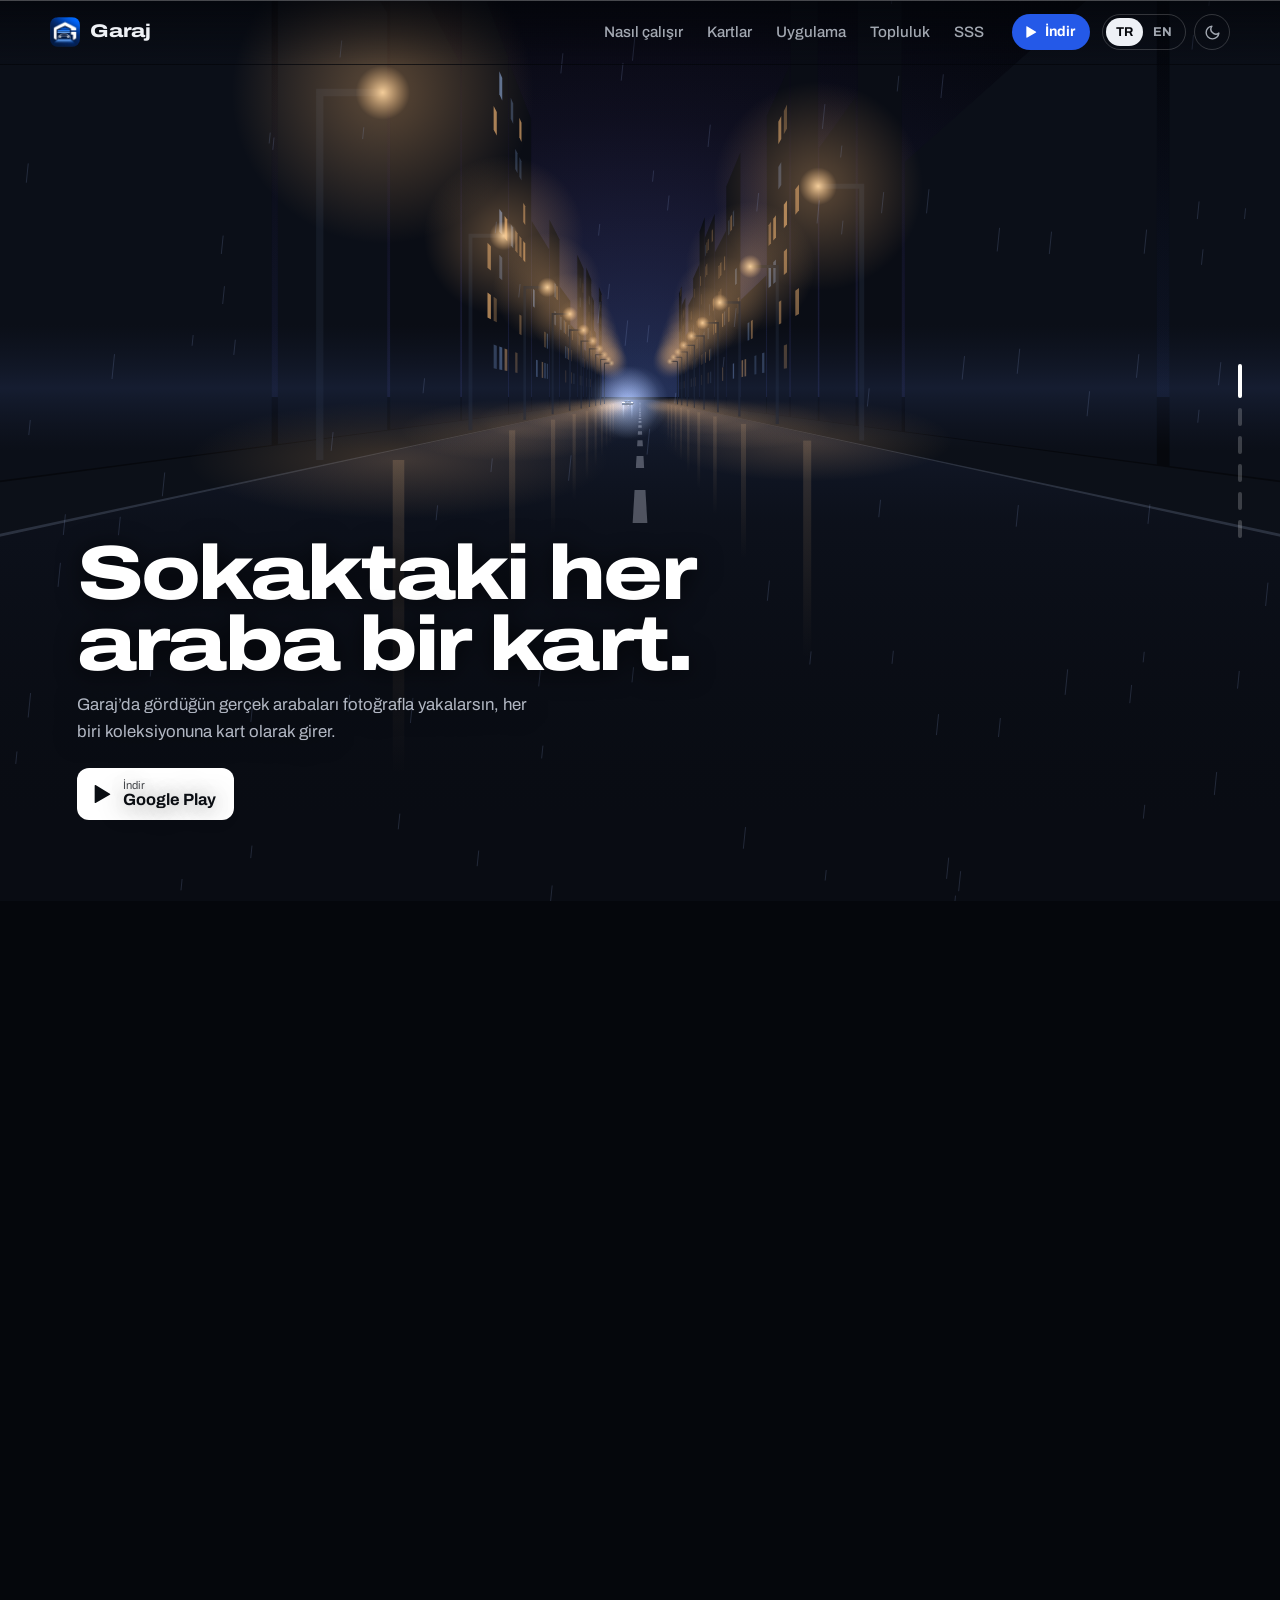
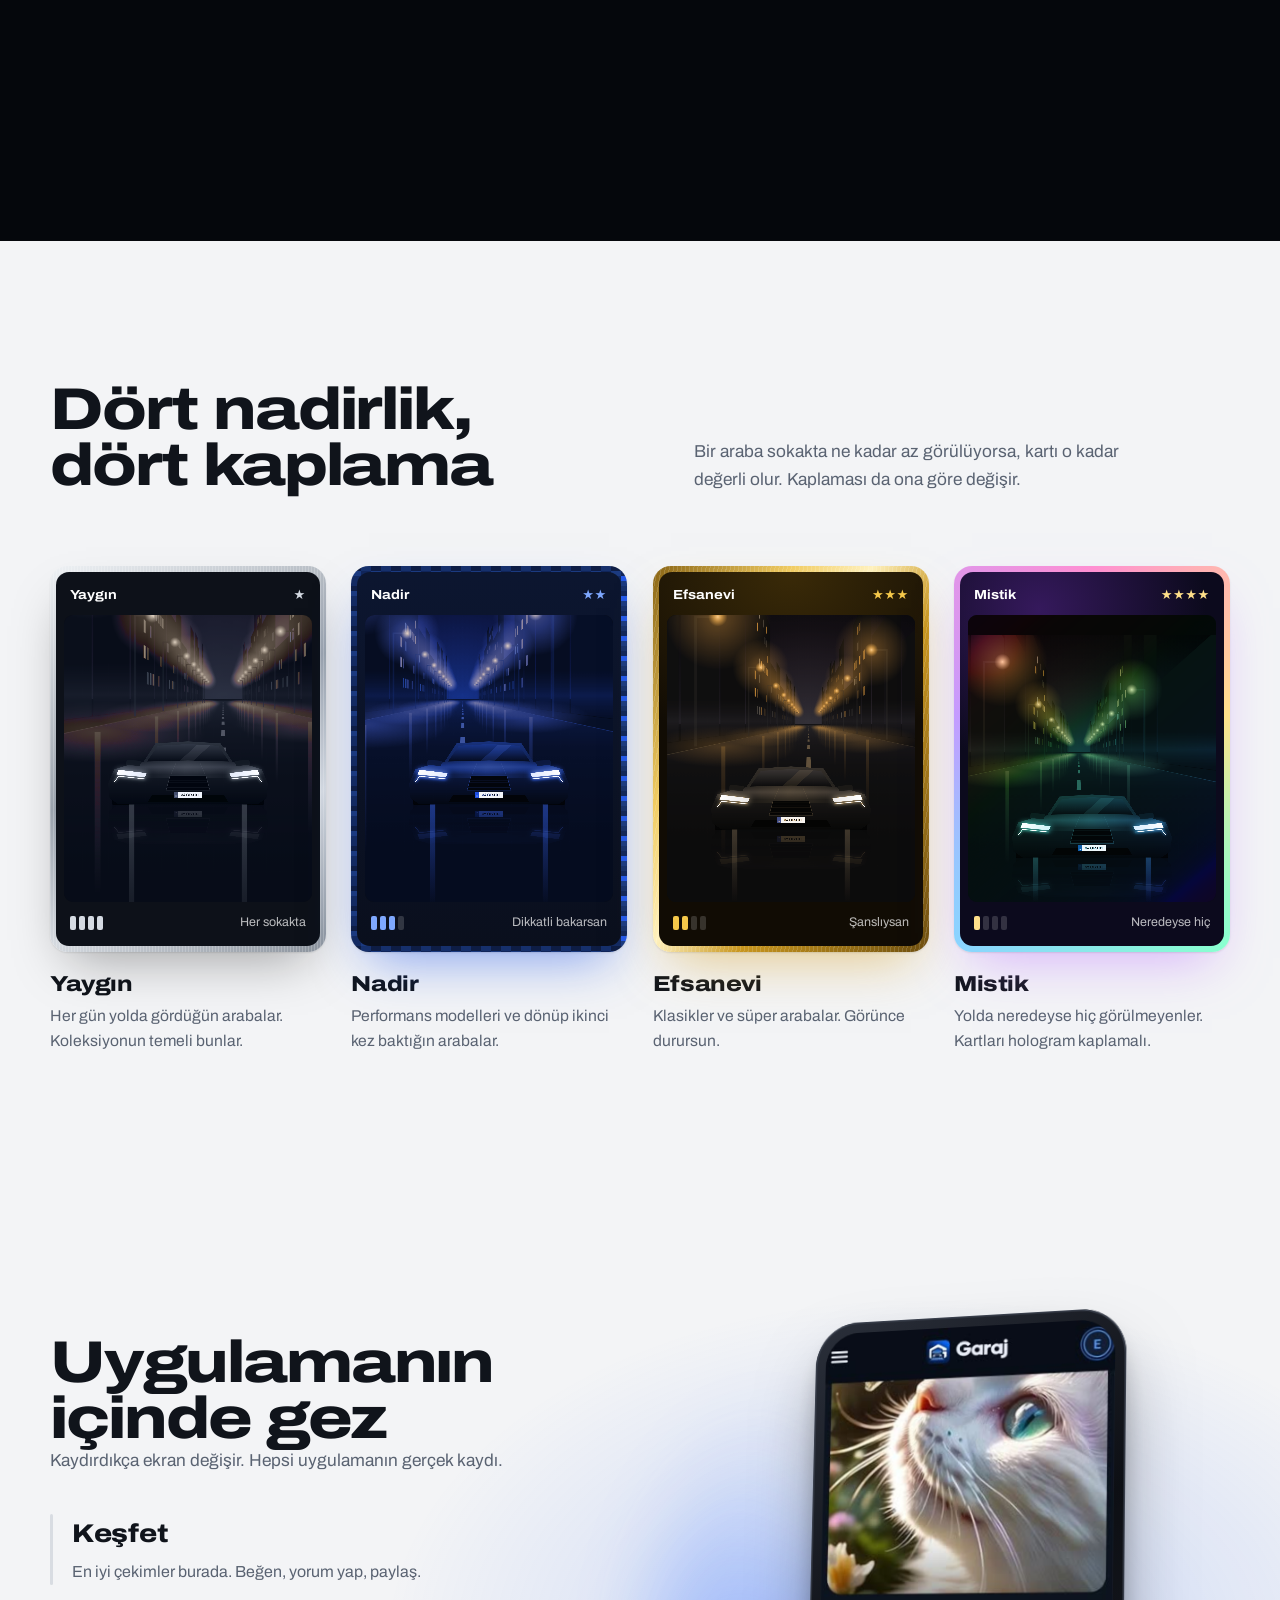
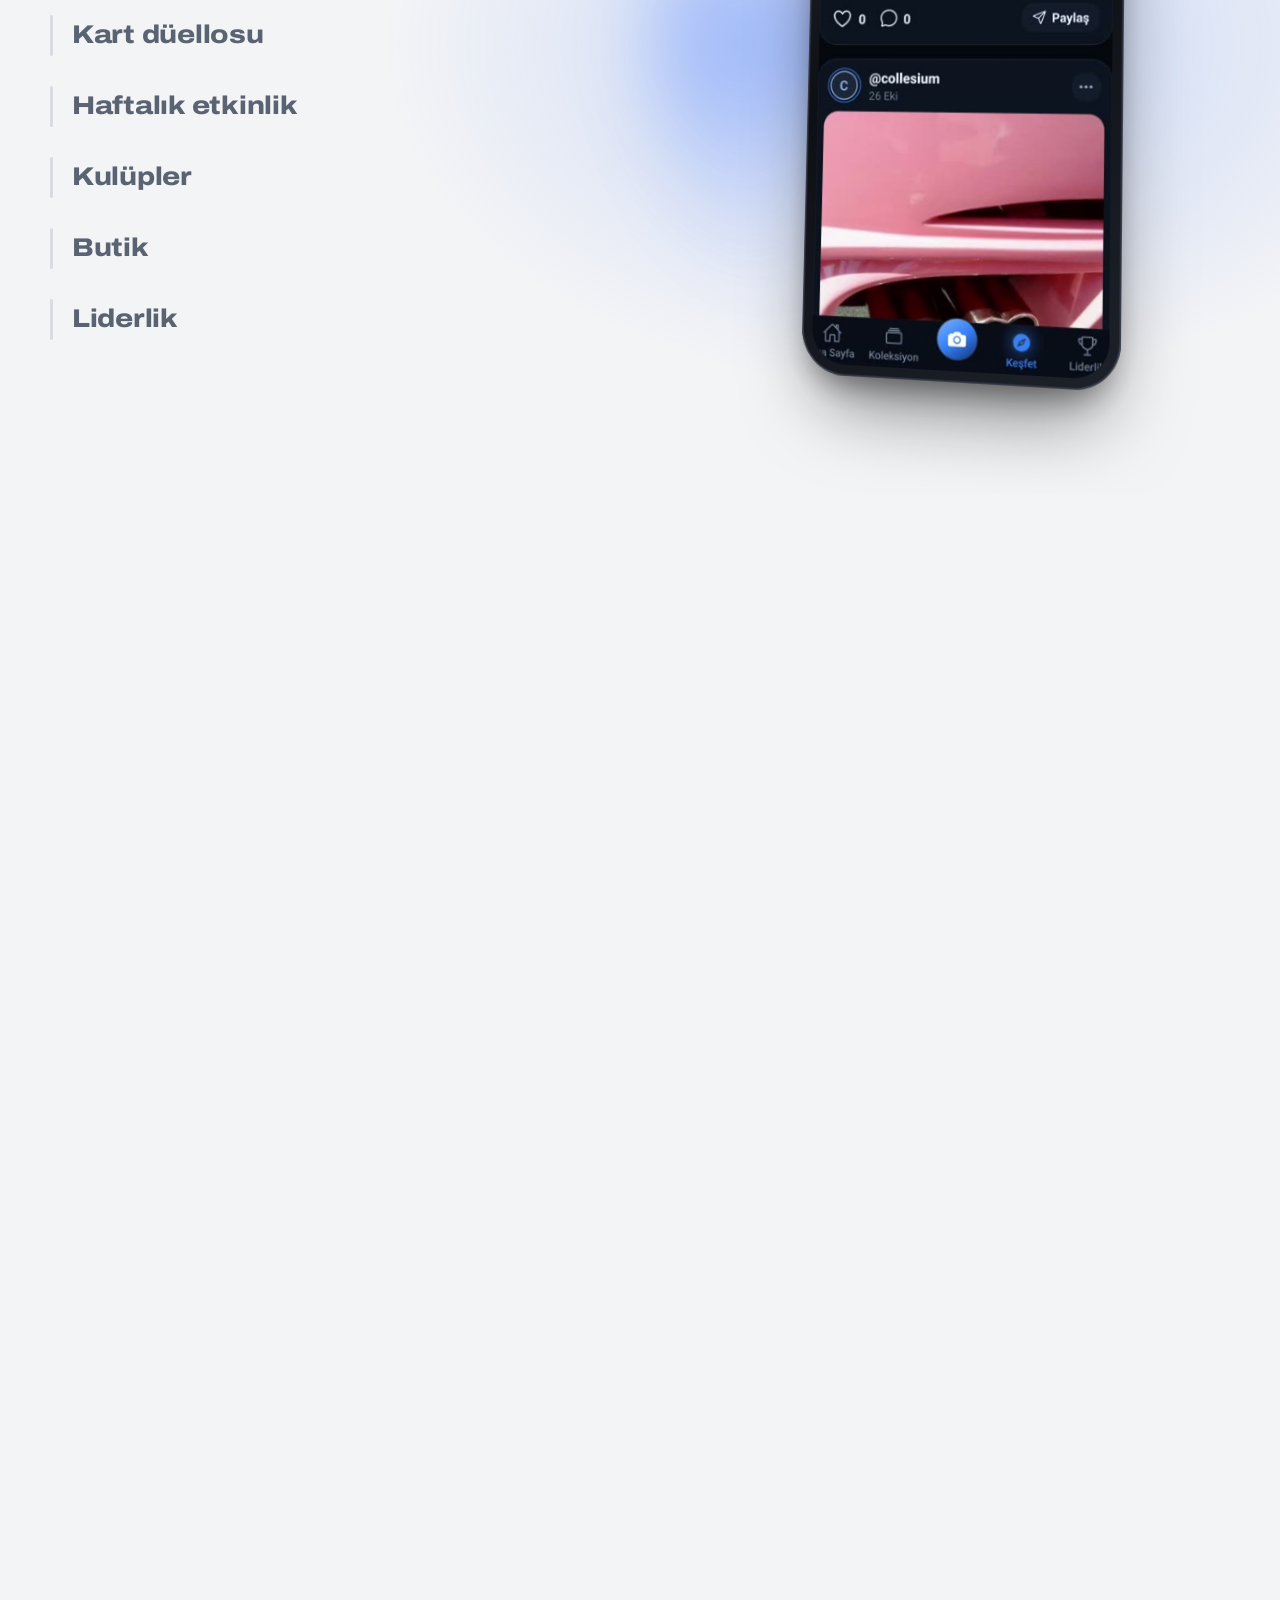
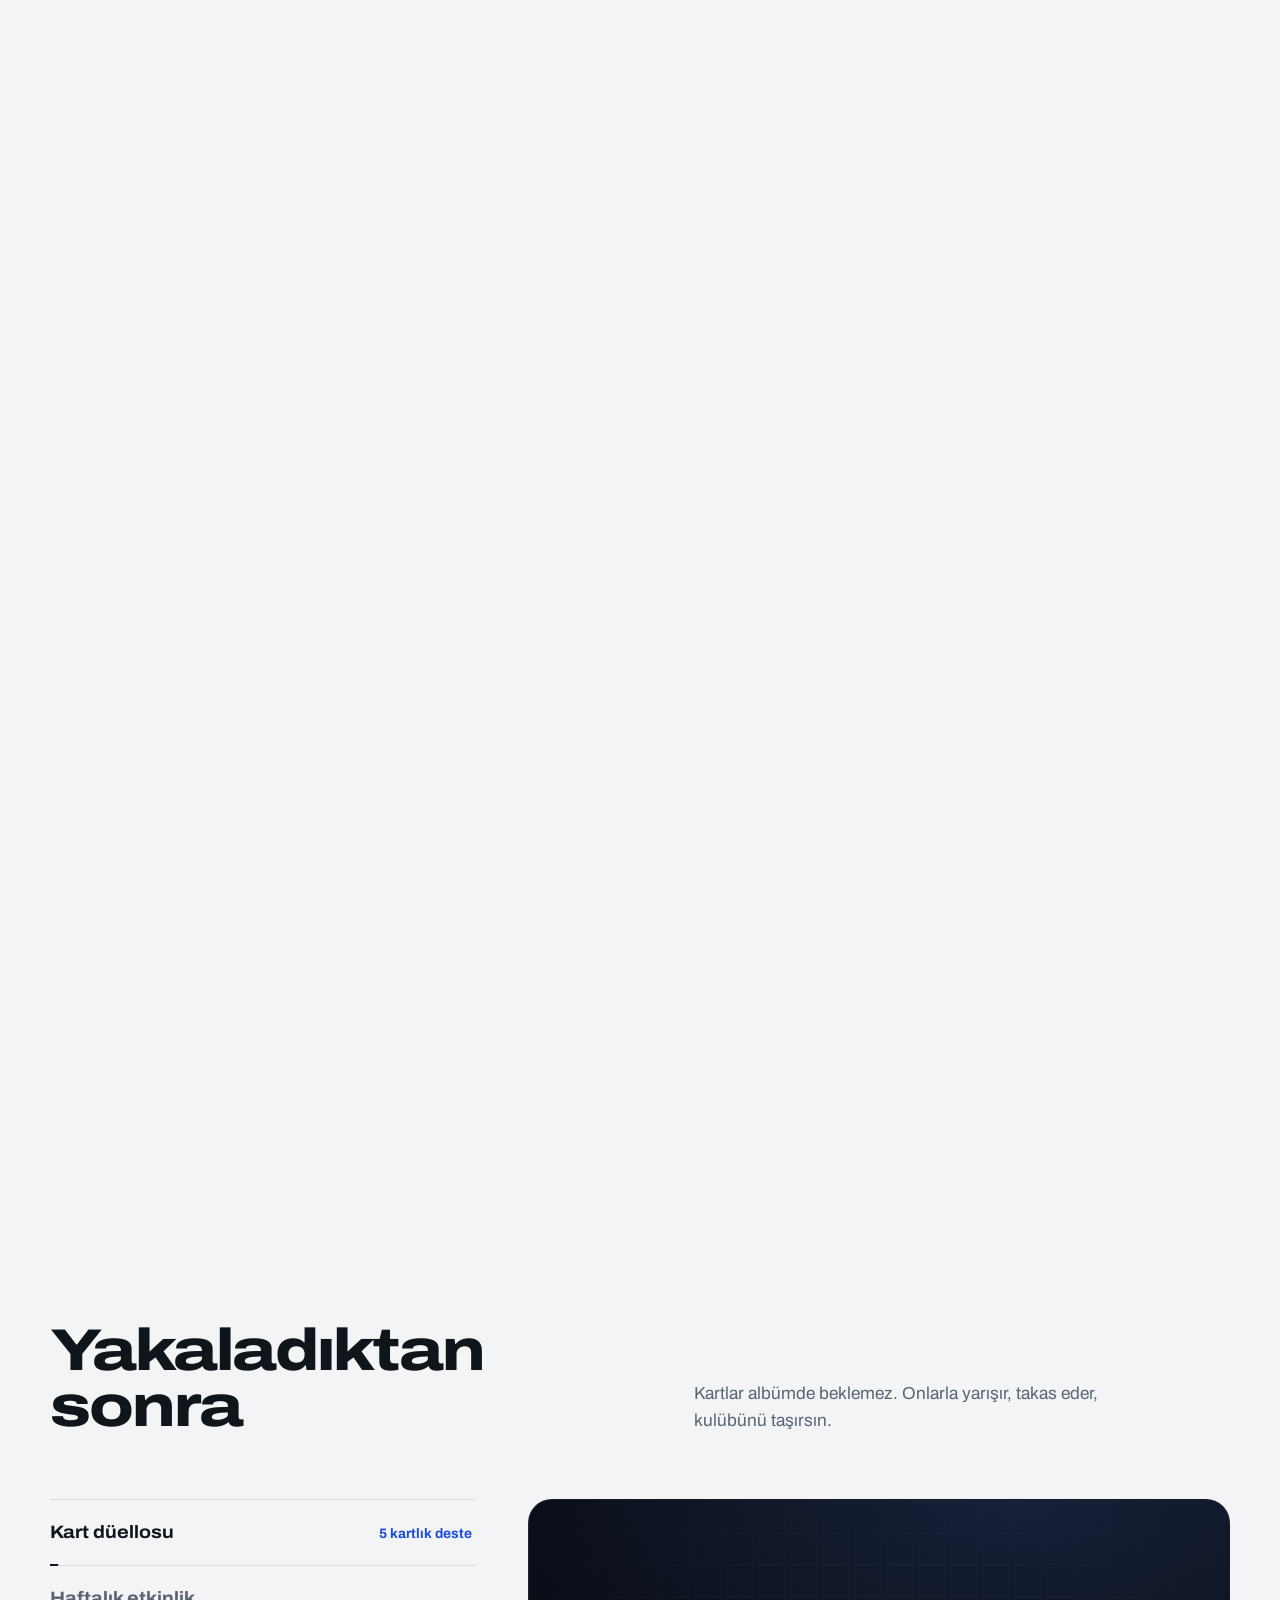
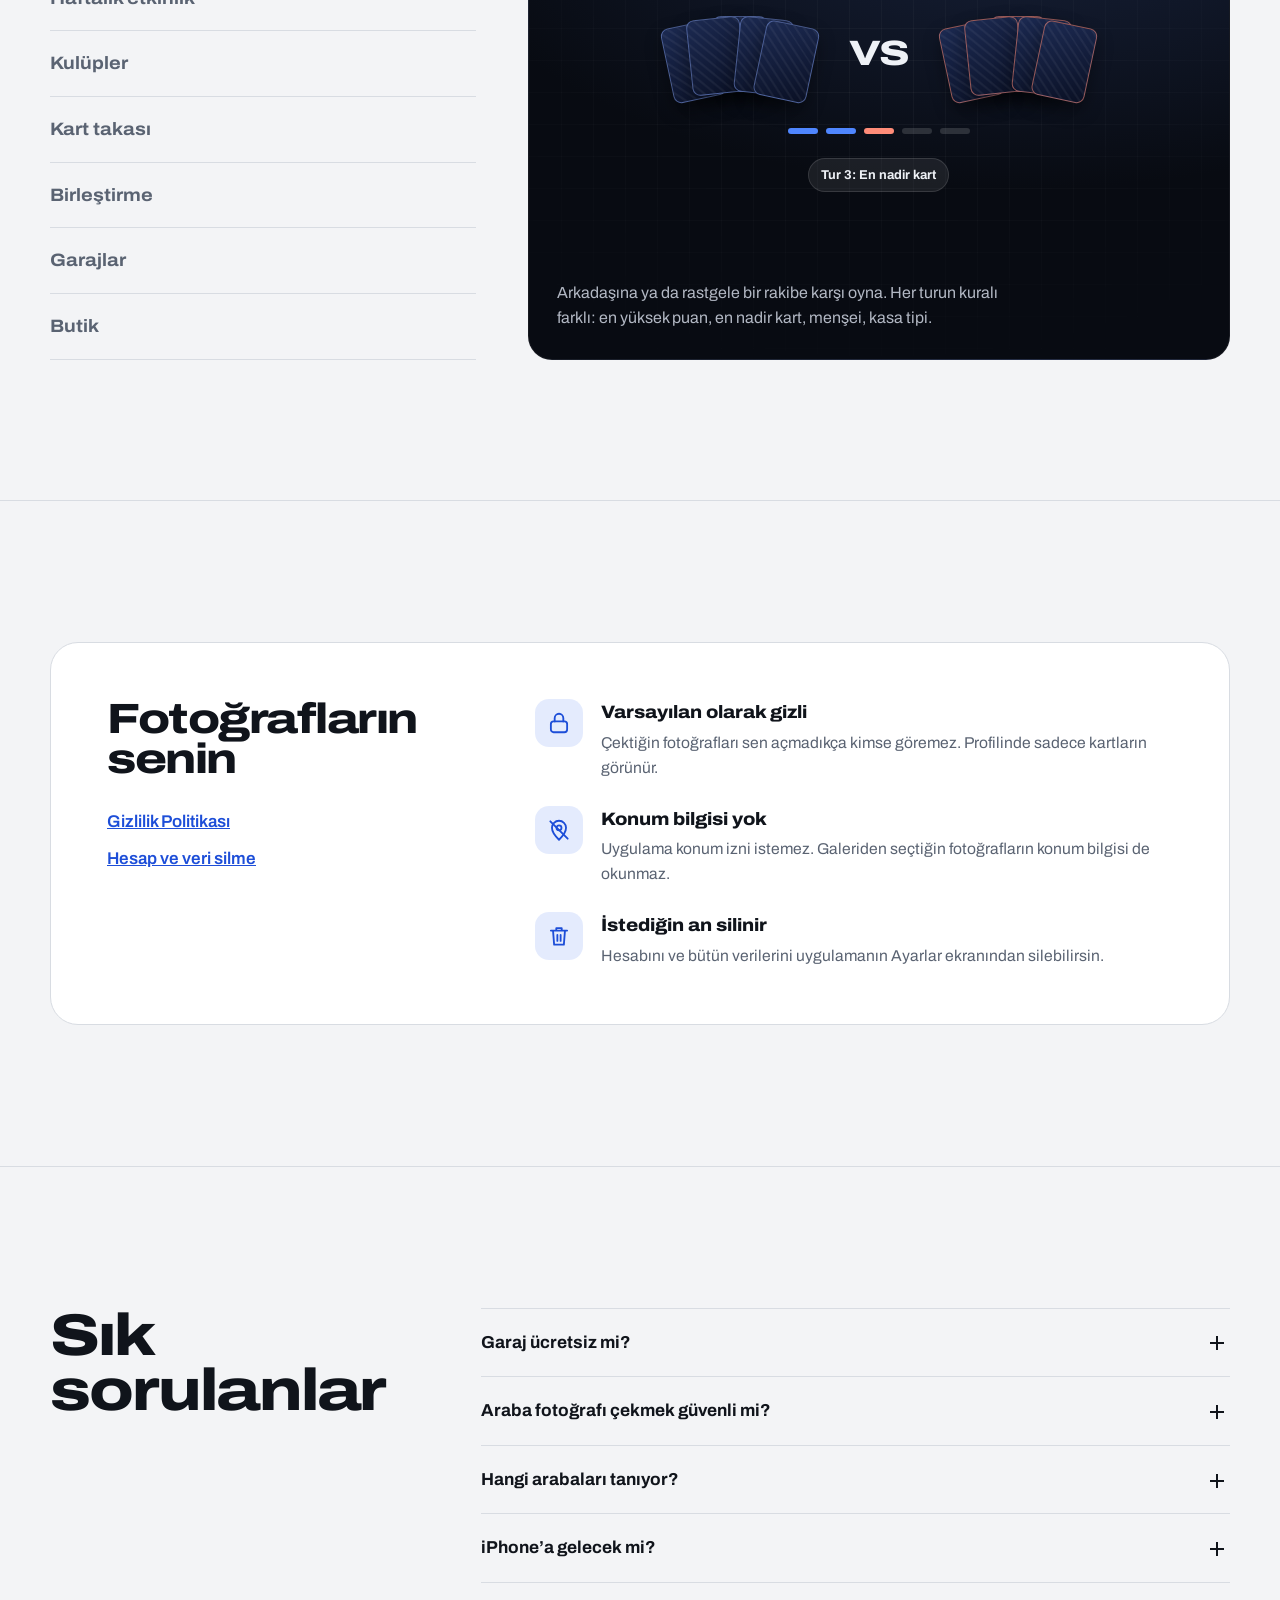
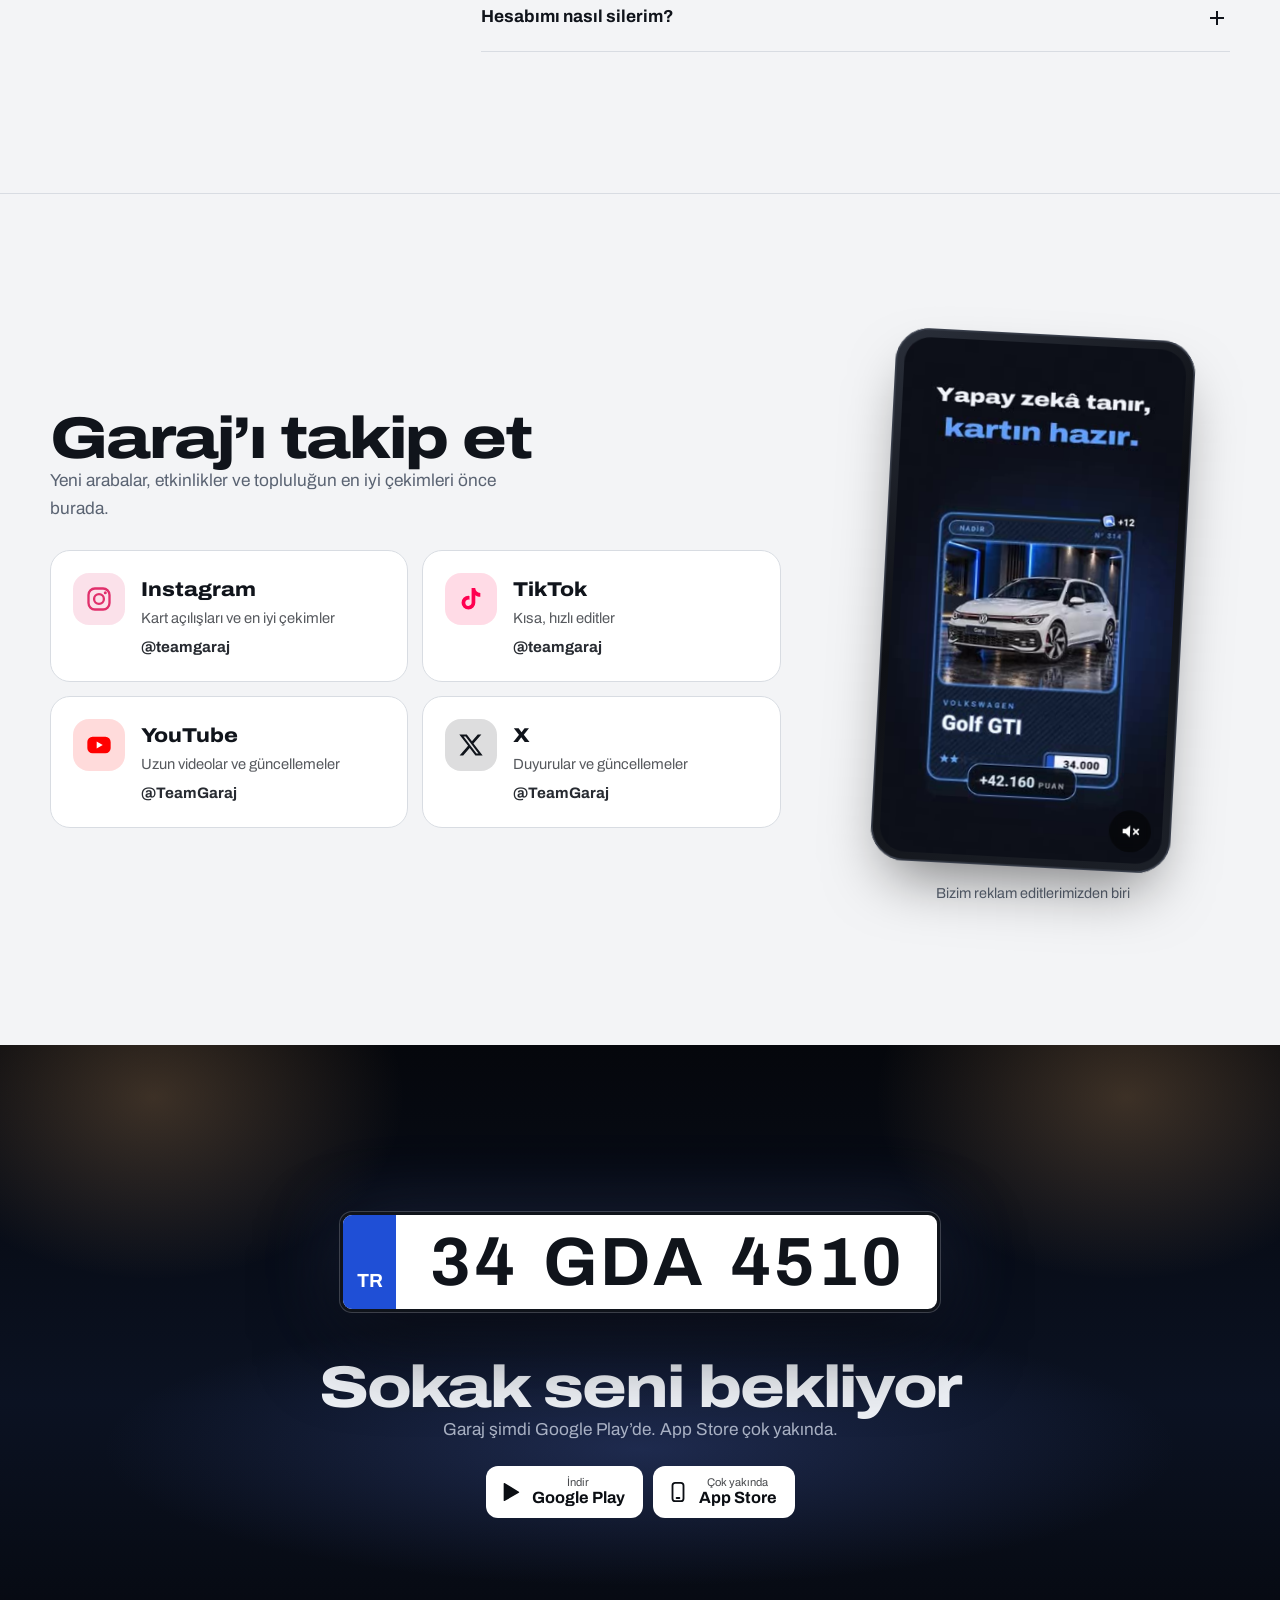
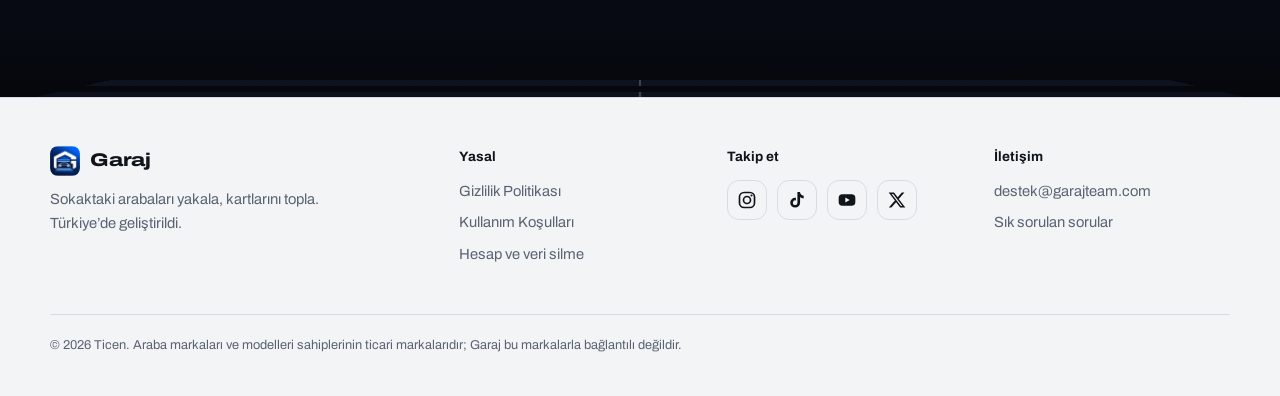
<file: index.html>
<!doctype html>
<html lang="tr">
<head>
<meta charset="utf-8">
<meta name="viewport" content="width=device-width, initial-scale=1">
<title>Garaj — Sokaktaki her araba bir kart</title>
<meta name="baslik-tr" content="Garaj — Sokaktaki her araba bir kart">
<meta name="baslik-en" content="Garaj — Every car on the street is a card">
<meta name="description" content="Gördüğün gerçek arabaları fotoğrafla yakala, koleksiyon kartına dönüştür. Nadir modelleri bul, arkadaşlarınla düello yap.">
<meta name="theme-color" content="#0b0e13" media="(prefers-color-scheme: dark)">
<meta name="theme-color" content="#f3f4f6" media="(prefers-color-scheme: light)">
<meta property="og:title" content="Garaj — Sokaktaki her araba bir kart">
<meta property="og:description" content="Gördüğün gerçek arabaları fotoğrafla yakala, koleksiyon kartına dönüştür. Nadir modelleri bul, arkadaşlarınla düello yap.">
<meta property="og:type" content="website">
<meta property="og:image" content="img/og.png">
<link rel="icon" type="image/png" href="favicon.png">
<link rel="apple-touch-icon" href="img/apple-touch-icon.png">
<link rel="preload" href="fonts/archivo-latin-wdth-normal.woff2" as="font" type="font/woff2" crossorigin>
<link rel="stylesheet" href="stil.css?v=20261110a">
<script src="site.js?v=20261110a"></script>
</head>
<body>
<a class="gizli" href="#icerik"><span data-l="tr">İçeriğe geç</span><span data-l="en">Skip to content</span></a>
<header class="ust">
  <div class="kap">
    <a class="marka" href="index.html"><img src="img/logo.webp" alt="" width="30" height="30">Garaj</a>
    <nav class="menu" aria-label="Ana menü">
      <a href="index.html#film"><span data-l="tr">Nasıl çalışır</span><span data-l="en">How it works</span></a>
      <a href="index.html#kartlar"><span data-l="tr">Kartlar</span><span data-l="en">Cards</span></a>
      <a href="index.html#uygulama"><span data-l="tr">Uygulama</span><span data-l="en">App</span></a>
      <a href="index.html#topluluk"><span data-l="tr">Topluluk</span><span data-l="en">Community</span></a>
      <a href="index.html#sss"><span data-l="tr">SSS</span><span data-l="en">FAQ</span></a>
    </nav>
    <div class="ayarlar">
      <a class="ust-indir" data-play href="https://play.google.com/store/apps/details?id=com.enestaskiran.garaj" target="_blank" rel="noopener">
        <svg viewBox="0 0 24 24" aria-hidden="true"><path fill="currentColor" d="M4 2.8v18.4c0 .5.5.8 1 .6l15.6-8.9c.5-.3.5-1 0-1.3L5 2.2c-.5-.2-1 .1-1 .6z"/></svg>
        <span data-l="tr">İndir</span><span data-l="en">Download</span>
      </a>
      <div class="dil" role="group" aria-label="Dil / Language">
        <button type="button" data-dil="tr" aria-pressed="true">TR</button>
        <button type="button" data-dil="en" aria-pressed="false">EN</button>
      </div>
      <button type="button" class="tema-dugme">
        <svg class="ay" viewBox="0 0 24 24" fill="none" stroke="currentColor" stroke-width="2" stroke-linecap="round" stroke-linejoin="round" aria-hidden="true"><path d="M21 12.8A9 9 0 1 1 11.2 3a7 7 0 0 0 9.8 9.8z"/></svg>
        <svg class="gunes" viewBox="0 0 24 24" fill="none" stroke="currentColor" stroke-width="2" stroke-linecap="round" aria-hidden="true"><circle cx="12" cy="12" r="4.5"/><path d="M12 2v2M12 20v2M4.9 4.9l1.4 1.4M17.7 17.7l1.4 1.4M2 12h2M20 12h2M4.9 19.1l1.4-1.4M17.7 6.3l1.4-1.4"/></svg>
      </button>
    </div>
  </div>
</header>
<main id="icerik">
<section class="film" id="film" aria-labelledby="film-baslik">
  <div class="film-sahne">
    <canvas class="sokak" aria-hidden="true"></canvas>
    <div class="karartma" aria-hidden="true"></div>

    <div class="vizor" aria-hidden="true"><i></i><i></i><i></i><i></i><b></b></div>
    <div class="tarama" aria-hidden="true"></div>
    <div class="bilgi" aria-hidden="true"><small><span data-l="tr">Kasa</span><span data-l="en">Body</span></small><b>Coupe</b></div>
    <div class="bilgi" aria-hidden="true"><small><span data-l="tr">Menşei</span><span data-l="en">Origin</span></small><b><span data-l="tr">Almanya</span><span data-l="en">Germany</span></b></div>
    <div class="bilgi" aria-hidden="true"><small><span data-l="tr">Çekim</span><span data-l="en">Shot</span></small><b><span data-l="tr">Gece, bonus puan</span><span data-l="en">Night, bonus points</span></b></div>
    <div class="film-flas" aria-hidden="true"></div>

    <div class="deste" aria-hidden="true"><i></i><i></i><i></i><i></i></div>

    <div class="film-kart" aria-hidden="true">
      <div class="kart-don">
        <div class="kart-on">
          <div class="kart-ust"><span class="kart-nadir"><span data-l="tr">Efsanevi</span><span data-l="en">Legendary</span></span><span class="kart-yildiz">★★★</span></div>
          <canvas></canvas>
          <div class="kart-alt">
            <span class="kart-ad">Coupe</span>
            <span class="kart-puan"><s>TR</s><b data-puan>0</b></span>
          </div>
        </div>
        <div class="kart-arka"><img src="img/logo.webp" alt="" width="64" height="64"></div>
      </div>
    </div>

    <div class="altyazilar">
      <div class="altyazi giris-yazi">
        <h1 class="dev" id="film-baslik"><span data-l="tr">Sokaktaki her araba bir kart.</span><span data-l="en">Every car on the street is a card.</span></h1>
        <p><span data-l="tr">Garaj’da gördüğün gerçek arabaları fotoğrafla yakalarsın, her biri koleksiyonuna kart olarak girer.</span><span data-l="en">In Garaj you catch real cars with your camera, and each one joins your collection as a card.</span></p>
        <div class="magazalar">
          <a class="magaza" data-play href="https://play.google.com/store/apps/details?id=com.enestaskiran.garaj" target="_blank" rel="noopener">
            <svg viewBox="0 0 24 24" aria-hidden="true"><path fill="currentColor" d="M4 2.8v18.4c0 .5.5.8 1 .6l15.6-8.9c.5-.3.5-1 0-1.3L5 2.2c-.5-.2-1 .1-1 .6z"/></svg>
            <span><small><span data-l="tr">İndir</span><span data-l="en">Get it on</span></small><b>Google Play</b></span>
          </a>
        </div>
      </div>
      <div class="altyazi">
        <h2><span data-l="tr">Gözüne takılan arabaya kamerayı çevir.</span><span data-l="en">Point your camera at a car that catches your eye.</span></h2>
        <p><span data-l="tr">Park halinde ya da yolda, fark etmez. Gece çekimi ek puan getirir.</span><span data-l="en">Parked or on the move, it doesn’t matter. Night shots earn bonus points.</span></p>
      </div>
      <div class="altyazi">
        <h2><span data-l="tr">Birkaç saniyede tanınır.</span><span data-l="en">Recognised in seconds.</span></h2>
        <p><span data-l="tr">Yapay zekâ markayı, modeli, kasa tipini, menşeini ve nadirliğini bulur.</span><span data-l="en">An AI model works out the make, model, body type, origin and rarity.</span></p>
      </div>
      <div class="altyazi">
        <h2><span data-l="tr">Fotoğrafın sana ait bir karta dönüşür.</span><span data-l="en">Your photo becomes a card that’s yours.</span></h2>
        <p><span data-l="tr">Her kartın kendi numarası ve puanı var.</span><span data-l="en">Every card has its own number and score.</span></p>
      </div>
      <div class="altyazi">
        <h2><span data-l="tr">Ne kadar nadirse, o kadar değerli.</span><span data-l="en">The rarer the car, the more it’s worth.</span></h2>
        <p><span data-l="tr">Yaygın, Nadir, Efsanevi ve Mistik. Ne çıkacağını yakalayınca görürsün.</span><span data-l="en">Common, Rare, Legendary and Mythic. You only find out once you’ve caught it.</span></p>
      </div>
      <div class="altyazi cagri">
        <h2><span data-l="tr">İlk kartın bir sokak ötede.</span><span data-l="en">Your first card is one street away.</span></h2>
        <div class="magazalar">
          <a class="magaza" data-play href="https://play.google.com/store/apps/details?id=com.enestaskiran.garaj" target="_blank" rel="noopener">
            <svg viewBox="0 0 24 24" aria-hidden="true"><path fill="currentColor" d="M4 2.8v18.4c0 .5.5.8 1 .6l15.6-8.9c.5-.3.5-1 0-1.3L5 2.2c-.5-.2-1 .1-1 .6z"/></svg>
            <span><small data-yakinda><span data-l="tr">Çok yakında</span><span data-l="en">Coming soon</span></small><small data-simdi><span data-l="tr">İndir</span><span data-l="en">Get it on</span></small><b>Google Play</b></span>
          </a>
        </div>
        <p class="not-kucuk"><span data-l="tr">Ücretsiz. İsteğe bağlı uygulama içi satın almalar içerir.</span><span data-l="en">Free to play. Contains optional in-app purchases.</span></p>
      </div>
    </div>

    <div class="ray" aria-hidden="true"><i></i><i></i><i></i><i></i><i></i><i></i></div>
    <div class="kaydir-ipucu" aria-hidden="true"><span data-l="tr">Kaydır</span><span data-l="en">Scroll</span><em></em></div>
  </div>
</section>

<section class="bolum nadirlik" id="kartlar" aria-labelledby="kart-baslik">
  <div class="kap">
    <div class="bolum-ust">
      <h2 class="baslik" id="kart-baslik"><span data-l="tr">Dört nadirlik, dört kaplama</span><span data-l="en">Four rarities, four finishes</span></h2>
      <p class="alt-baslik"><span data-l="tr">Bir araba sokakta ne kadar az görülüyorsa, kartı o kadar değerli olur. Kaplaması da ona göre değişir.</span><span data-l="en">The rarer a car is on the road, the more its card is worth, and the finish changes with it.</span></p>
    </div>
  </div>
  <div class="raf" tabindex="0" aria-label="Nadirlikler">
      <article class="nk n0">
        <div class="nk-kart" aria-hidden="true">
          <div class="nk-ic">
            <div class="nk-ust"><b><span data-l="tr">Yaygın</span><span data-l="en">Common</span></b><i>★</i></div>
            <canvas class="mini-foto" data-ton="0"></canvas>
            <div class="nk-alt"><span class="nk-sik"><i class="dolu"></i><i class="dolu"></i><i class="dolu"></i><i class="dolu"></i></span><em><span data-l="tr">Her sokakta</span><span data-l="en">On every street</span></em></div>
          </div>
        </div>
        <h3><span data-l="tr">Yaygın</span><span data-l="en">Common</span></h3>
        <p><span data-l="tr">Her gün yolda gördüğün arabalar. Koleksiyonun temeli bunlar.</span><span data-l="en">The cars you pass every day. Every collection starts here.</span></p>
      </article>
      <article class="nk n1">
        <div class="nk-kart" aria-hidden="true">
          <div class="nk-ic">
            <div class="nk-ust"><b><span data-l="tr">Nadir</span><span data-l="en">Rare</span></b><i>★★</i></div>
            <canvas class="mini-foto" data-ton="1"></canvas>
            <div class="nk-alt"><span class="nk-sik"><i class="dolu"></i><i class="dolu"></i><i class="dolu"></i><i></i></span><em><span data-l="tr">Dikkatli bakarsan</span><span data-l="en">If you look closely</span></em></div>
          </div>
        </div>
        <h3><span data-l="tr">Nadir</span><span data-l="en">Rare</span></h3>
        <p><span data-l="tr">Performans modelleri ve dönüp ikinci kez baktığın arabalar.</span><span data-l="en">Performance models and cars you turn to look at twice.</span></p>
      </article>
      <article class="nk n2">
        <div class="nk-kart" aria-hidden="true">
          <div class="nk-ic">
            <div class="nk-ust"><b><span data-l="tr">Efsanevi</span><span data-l="en">Legendary</span></b><i>★★★</i></div>
            <canvas class="mini-foto" data-ton="2"></canvas>
            <div class="nk-alt"><span class="nk-sik"><i class="dolu"></i><i class="dolu"></i><i></i><i></i></span><em><span data-l="tr">Şanslıysan</span><span data-l="en">If you’re lucky</span></em></div>
          </div>
        </div>
        <h3><span data-l="tr">Efsanevi</span><span data-l="en">Legendary</span></h3>
        <p><span data-l="tr">Klasikler ve süper arabalar. Görünce durursun.</span><span data-l="en">Classics and supercars. The ones that stop you in your tracks.</span></p>
      </article>
      <article class="nk n3">
        <div class="nk-kart" aria-hidden="true">
          <div class="nk-ic">
            <div class="nk-ust"><b><span data-l="tr">Mistik</span><span data-l="en">Mythic</span></b><i>★★★★</i></div>
            <canvas class="mini-foto" data-ton="3"></canvas>
            <div class="nk-alt"><span class="nk-sik"><i class="dolu"></i><i></i><i></i><i></i></span><em><span data-l="tr">Neredeyse hiç</span><span data-l="en">Almost never</span></em></div>
          </div>
        </div>
        <h3><span data-l="tr">Mistik</span><span data-l="en">Mythic</span></h3>
        <p><span data-l="tr">Yolda neredeyse hiç görülmeyenler. Kartları hologram kaplamalı.</span><span data-l="en">Almost never seen on the road. Their cards come in holographic foil.</span></p>
      </article>
  </div>
</section>


<section class="tur" id="uygulama" aria-labelledby="tur-baslik" style="--adim:6">
  <div class="tur-yapiskan">
    <div class="kap tur-ic">
      <div class="tur-sol">
        <h2 class="baslik" id="tur-baslik"><span data-l="tr">Uygulamanın içinde gez</span><span data-l="en">Take a walk through the app</span></h2>
        <p class="alt-baslik"><span data-l="tr">Kaydırdıkça ekran değişir. Hepsi uygulamanın gerçek kaydı.</span><span data-l="en">Scroll and the screen changes. All real footage from the app.</span></p>
        <ol class="tur-liste">
        <li><button type="button" class="tur-ad" data-i="0" style="--r:#2f6bff"><b><span data-l="tr">Keşfet</span><span data-l="en">Explore</span></b><span><span data-l="tr">En iyi çekimler burada. Beğen, yorum yap, paylaş.</span><span data-l="en">The best shots live here. Like, comment, share.</span></span><i class="tur-dolum" aria-hidden="true"></i></button></li>
        <li><button type="button" class="tur-ad" data-i="1" style="--r:#f2b705"><b><span data-l="tr">Kart düellosu</span><span data-l="en">Card duels</span></b><span><span data-l="tr">5 kartlık desteni seç, beş turda rakibini geç.</span><span data-l="en">Pick a five-card deck and beat your rival over five rounds.</span></span><i class="tur-dolum" aria-hidden="true"></i></button></li>
        <li><button type="button" class="tur-ad" data-i="2" style="--r:#ff6b3d"><b><span data-l="tr">Haftalık etkinlik</span><span data-l="en">Weekly events</span></b><span><span data-l="tr">Her hafta yeni bir tema. Uyan arabaları yakala, ödülü kap.</span><span data-l="en">A new theme every week. Catch the cars that fit and win.</span></span><i class="tur-dolum" aria-hidden="true"></i></button></li>
        <li><button type="button" class="tur-ad" data-i="3" style="--r:#a855ff"><b><span data-l="tr">Kulüpler</span><span data-l="en">Clubs</span></b><span><span data-l="tr">30 kişiye kadar ekip kur, haftalık kulüp ödüllerini topla.</span><span data-l="en">Build a crew of up to 30 and collect weekly club rewards.</span></span><i class="tur-dolum" aria-hidden="true"></i></button></li>
        <li><button type="button" class="tur-ad" data-i="4" style="--r:#ff4fa8"><b><span data-l="tr">Butik</span><span data-l="en">Boutique</span></b><span><span data-l="tr">Çerçeve, tema, efekt ve plaka. Profilin senin tarzın.</span><span data-l="en">Frames, themes, effects and plates. Your profile, your style.</span></span><i class="tur-dolum" aria-hidden="true"></i></button></li>
        <li><button type="button" class="tur-ad" data-i="5" style="--r:#22c55e"><b><span data-l="tr">Liderlik</span><span data-l="en">Leaderboard</span></b><span><span data-l="tr">Tüm zamanlar, aylık, haftalık, günlük. Zirveye adını yaz.</span><span data-l="en">All-time, monthly, weekly, daily. Put your name at the top.</span></span><i class="tur-dolum" aria-hidden="true"></i></button></li>
        </ol>
      </div>
      <div class="tur-sahne">
        <div class="tur-hale" aria-hidden="true"></div>
        <div class="tur-tel">
          <div class="tur-ekran">
          <video class="tur-video" data-i="0" muted loop playsinline preload="none" poster="video/kesfet.jpg" aria-hidden="true"><source src="video/kesfet.mp4" type="video/mp4"></video>
          <video class="tur-video" data-i="1" muted loop playsinline preload="none" poster="video/duello.jpg" aria-hidden="true"><source src="video/duello.mp4" type="video/mp4"></video>
          <video class="tur-video" data-i="2" muted loop playsinline preload="none" poster="video/etkinlik.jpg" aria-hidden="true"><source src="video/etkinlik.mp4" type="video/mp4"></video>
          <video class="tur-video" data-i="3" muted loop playsinline preload="none" poster="video/kulup.jpg" aria-hidden="true"><source src="video/kulup.mp4" type="video/mp4"></video>
          <video class="tur-video" data-i="4" muted loop playsinline preload="none" poster="video/butik.jpg" aria-hidden="true"><source src="video/butik.mp4" type="video/mp4"></video>
          <video class="tur-video" data-i="5" muted loop playsinline preload="none" poster="video/liderlik.jpg" aria-hidden="true"><source src="video/liderlik.mp4" type="video/mp4"></video>
          </div>
          <span class="tur-kamera" aria-hidden="true"></span>
        </div>
      </div>
    </div>
  </div>
</section>

<section class="bolum oyun" id="oyun" aria-labelledby="oyun-baslik">
  <div class="kap">
    <div class="bolum-ust">
      <h2 class="baslik" id="oyun-baslik"><span data-l="tr">Yakaladıktan sonra</span><span data-l="en">After the catch</span></h2>
      <p class="alt-baslik"><span data-l="tr">Kartlar albümde beklemez. Onlarla yarışır, takas eder, kulübünü taşırsın.</span><span data-l="en">Cards don’t just sit in an album. You race them, trade them and carry your club with them.</span></p>
    </div>
    <div class="modlar">
      <div class="mod-sekmeler" role="tablist" aria-label="Oyun modları">
        <button class="mod-sekme" role="tab" id="sek-duello" aria-controls="mod-duello" aria-selected="true" tabindex="0" data-mod="duello">
          <span class="mod-ad"><span data-l="tr">Kart düellosu</span><span data-l="en">Card duels</span></span>
          <span class="mod-deger"><span data-l="tr">5 kartlık deste</span><span data-l="en">5-card deck</span></span>
          <span class="mod-sure" aria-hidden="true"></span>
        </button>
        <button class="mod-sekme" role="tab" id="sek-etkinlik" aria-controls="mod-etkinlik" aria-selected="false" tabindex="-1" data-mod="etkinlik">
          <span class="mod-ad"><span data-l="tr">Haftalık etkinlik</span><span data-l="en">Weekly event</span></span>
          <span class="mod-deger"><span data-l="tr">Her hafta yeni tema</span><span data-l="en">New theme weekly</span></span>
          <span class="mod-sure" aria-hidden="true"></span>
        </button>
        <button class="mod-sekme" role="tab" id="sek-kulup" aria-controls="mod-kulup" aria-selected="false" tabindex="-1" data-mod="kulup">
          <span class="mod-ad"><span data-l="tr">Kulüpler</span><span data-l="en">Clubs</span></span>
          <span class="mod-deger"><span data-l="tr">30 üyeye kadar</span><span data-l="en">Up to 30 members</span></span>
          <span class="mod-sure" aria-hidden="true"></span>
        </button>
        <button class="mod-sekme" role="tab" id="sek-takas" aria-controls="mod-takas" aria-selected="false" tabindex="-1" data-mod="takas">
          <span class="mod-ad"><span data-l="tr">Kart takası</span><span data-l="en">Card trading</span></span>
          <span class="mod-deger"><span data-l="tr">Aynı nadirlikte</span><span data-l="en">Same rarity</span></span>
          <span class="mod-sure" aria-hidden="true"></span>
        </button>
        <button class="mod-sekme" role="tab" id="sek-birlestir" aria-controls="mod-birlestir" aria-selected="false" tabindex="-1" data-mod="birlestir">
          <span class="mod-ad"><span data-l="tr">Birleştirme</span><span data-l="en">Merging</span></span>
          <span class="mod-deger"><span data-l="tr">10 kart, 1 üst seviye</span><span data-l="en">10 cards into 1</span></span>
          <span class="mod-sure" aria-hidden="true"></span>
        </button>
        <button class="mod-sekme" role="tab" id="sek-garaj" aria-controls="mod-garaj" aria-selected="false" tabindex="-1" data-mod="garaj">
          <span class="mod-ad"><span data-l="tr">Garajlar</span><span data-l="en">Garages</span></span>
          <span class="mod-deger"><span data-l="tr">Stickerla açılır</span><span data-l="en">Opened with stickers</span></span>
          <span class="mod-sure" aria-hidden="true"></span>
        </button>
        <button class="mod-sekme" role="tab" id="sek-butik" aria-controls="mod-butik" aria-selected="false" tabindex="-1" data-mod="butik">
          <span class="mod-ad"><span data-l="tr">Butik</span><span data-l="en">Boutique</span></span>
          <span class="mod-deger"><span data-l="tr">Kendi plakan</span><span data-l="en">Your own plate</span></span>
          <span class="mod-sure" aria-hidden="true"></span>
        </button>
      </div>
      <div class="mod-sahne">
        <div class="mod-panel" role="tabpanel" id="mod-duello" aria-labelledby="sek-duello">
          <div class="mod-gorsel" aria-hidden="true"><div class="g-duello"><div class="el sol"><i class="mk"></i><i class="mk"></i><i class="mk"></i><i class="mk"></i><i class="mk"></i></div><b class="vs">VS</b><div class="el sag"><i class="mk"></i><i class="mk"></i><i class="mk"></i><i class="mk"></i><i class="mk"></i></div><div class="turlar"><i class="k"></i><i class="k"></i><i class="r"></i><i></i><i></i></div><span class="cip"><span data-l="tr">Tur 3: En nadir kart</span><span data-l="en">Round 3: Rarest card</span></span></div></div>
          <p><span data-l="tr">Arkadaşına ya da rastgele bir rakibe karşı oyna. Her turun kuralı farklı: en yüksek puan, en nadir kart, menşei, kasa tipi.</span><span data-l="en">Play a friend or a random rival. Every round has its own rule: highest score, rarest card, country of origin, body type.</span></p>
        </div>
        <div class="mod-panel" role="tabpanel" id="mod-etkinlik" aria-labelledby="sek-etkinlik" hidden>
          <div class="mod-gorsel" aria-hidden="true"><div class="g-etkinlik"><span class="cip"><span data-l="tr">Bu hafta</span><span data-l="en">This week</span></span><strong><span data-l="tr">SUV Haftası</span><span data-l="en">SUV Week</span></strong><div class="gunler"><i class="gecti"><span data-l="tr">Pzt</span><span data-l="en">Mon</span></i><i class="gecti"><span data-l="tr">Sal</span><span data-l="en">Tue</span></i><i class="gecti"><span data-l="tr">Çar</span><span data-l="en">Wed</span></i><i class="bugun"><span data-l="tr">Per</span><span data-l="en">Thu</span></i><i class=""><span data-l="tr">Cum</span><span data-l="en">Fri</span></i><i class=""><span data-l="tr">Cmt</span><span data-l="en">Sat</span></i><i class=""><span data-l="tr">Paz</span><span data-l="en">Sun</span></i></div><div class="siralama"><span>1</span><span>2</span><span class="sen">3</span></div></div></div>
          <p><span data-l="tr">Japon haftası, SUV haftası… Temaya uyan arabaları yakala, ilk sıralara gir.</span><span data-l="en">Japanese week, SUV week… Catch cars that fit the theme and finish near the top.</span></p>
        </div>
        <div class="mod-panel" role="tabpanel" id="mod-kulup" aria-labelledby="sek-kulup" hidden>
          <div class="mod-gorsel" aria-hidden="true"><div class="g-kulup"><div class="amblem"><svg viewBox="0 0 64 72" aria-hidden="true"><path d="M32 2 60 12v22c0 18-12 30-28 36C16 64 4 52 4 34V12Z"/><path class="ic" d="M32 18l5 10 11 1.5-8 7.5 2 11-10-5.5-10 5.5 2-11-8-7.5 11-1.5Z"/></svg></div><div class="uyeler"><i></i><i></i><i></i><i></i><i></i><i></i><i></i><b>+23</b></div><div class="cubuklar"><i style="--h:38%"></i><i style="--h:52%"></i><i style="--h:47%"></i><i style="--h:70%"></i><i style="--h:64%"></i><i style="--h:88%"></i><i style="--h:76%"></i></div></div></div>
          <p><span data-l="tr">Üyelerin topladığı puanlar kulübe yazılır. Haftanın en iyi kulüpleri ödül alır.</span><span data-l="en">Members’ points count for the club, and the week’s best clubs earn rewards.</span></p>
        </div>
        <div class="mod-panel" role="tabpanel" id="mod-takas" aria-labelledby="sek-takas" hidden>
          <div class="mod-gorsel" aria-hidden="true"><div class="g-takas"><i class="mk buyuk n1"></i><svg viewBox="0 0 120 70" aria-hidden="true"><path d="M10 24h92m-12-12 12 12-12 12"/><path d="M110 50H18m12-12-12 12 12 12"/></svg><i class="mk buyuk n1 ikinci"></i><span class="cip"><span data-l="tr">Nadir ↔ Nadir</span><span data-l="en">Rare ↔ Rare</span></span></div></div>
          <p><span data-l="tr">Fazla kartını, arkadaşının sende olmayan bir kartıyla değiş.</span><span data-l="en">Swap a spare card for one of a friend’s cards that you’re missing.</span></p>
        </div>
        <div class="mod-panel" role="tabpanel" id="mod-birlestir" aria-labelledby="sek-birlestir" hidden>
          <div class="mod-gorsel" aria-hidden="true"><div class="g-birlestir"><div class="on"><i class="mk"></i><i class="mk"></i><i class="mk"></i><i class="mk"></i><i class="mk"></i><i class="mk"></i><i class="mk"></i><i class="mk"></i><i class="mk"></i><i class="mk"></i></div><svg viewBox="0 0 60 24" aria-hidden="true"><path d="M4 12h48m-10-9 10 9-10 9"/></svg><i class="mk buyuk n2"></i></div></div>
          <p><span data-l="tr">Aynı nadirlikteki on kartı birleştir, bir üst nadirlikten yeni bir kart al.</span><span data-l="en">Merge ten cards of one rarity into a new card of the next rarity up.</span></p>
        </div>
        <div class="mod-panel" role="tabpanel" id="mod-garaj" aria-labelledby="sek-garaj" hidden>
          <div class="mod-gorsel" aria-hidden="true"><div class="g-garaj"><div class="kapi"><div class="panjur"><i></i><i></i><i></i><i></i><i></i><i></i><i></i></div><i class="mk buyuk n3"></i></div><span class="cip"><span data-l="tr">Görev ödülü: sticker</span><span data-l="en">Mission reward: stickers</span></span></div></div>
          <p><span data-l="tr">Görevlerden kazandığın stickerlarla garaj aç, içinden çıkan kartı koleksiyonuna ekle.</span><span data-l="en">Use stickers earned from missions to open garages and add the card inside to your collection.</span></p>
        </div>
        <div class="mod-panel" role="tabpanel" id="mod-butik" aria-labelledby="sek-butik" hidden>
          <div class="mod-gorsel" aria-hidden="true"><div class="g-butik"><div class="avatar"><span></span></div><div class="isim-plaka"><s>TR</s>CANIM</div><div class="temalar"><i></i><i></i><i></i><i></i></div></div></div>
          <p><span data-l="tr">Hareketli avatar çerçeveleri, profil temaları ve üstüne istediğin yazıyı yazdığın isim plakaları.</span><span data-l="en">Animated avatar frames, profile themes and name plates with your own text.</span></p>
        </div>
      </div>
    </div>
  </div>
</section>

<section class="bolum guven" aria-labelledby="guven-baslik">
  <div class="kap">
    <div class="guven-kutu">
      <div class="guven-sol">
        <h2 class="baslik" id="guven-baslik"><span data-l="tr">Fotoğrafların senin</span><span data-l="en">Your photos are yours</span></h2>
        <div class="guven-link">
          <a href="gizlilik.html"><span data-l="tr">Gizlilik Politikası</span><span data-l="en">Privacy Policy</span></a>
          <a href="hesap-silme.html"><span data-l="tr">Hesap ve veri silme</span><span data-l="en">Account &amp; data deletion</span></a>
        </div>
      </div>
      <ul class="guven-liste">
        <li><svg viewBox="0 0 24 24" aria-hidden="true"><rect x="4.5" y="10.5" width="15" height="10" rx="2.5"/><path d="M8 10.5V7.5a4 4 0 0 1 8 0v3"/></svg><div><h3><span data-l="tr">Varsayılan olarak gizli</span><span data-l="en">Private by default</span></h3><p><span data-l="tr">Çektiğin fotoğrafları sen açmadıkça kimse göremez. Profilinde sadece kartların görünür.</span><span data-l="en">Nobody sees the photos you take unless you choose to share them. Your profile shows only your cards.</span></p></div></li>
        <li><svg viewBox="0 0 24 24" aria-hidden="true"><path d="M12 21s-6.5-6.2-6.5-11a6.5 6.5 0 0 1 13 0c0 4.8-6.5 11-6.5 11Z"/><circle cx="12" cy="10" r="2.3"/><path d="M4 4l16 16"/></svg><div><h3><span data-l="tr">Konum bilgisi yok</span><span data-l="en">No location data</span></h3><p><span data-l="tr">Uygulama konum izni istemez. Galeriden seçtiğin fotoğrafların konum bilgisi de okunmaz.</span><span data-l="en">The app never asks for location access, and location data in photos from your gallery is never read.</span></p></div></li>
        <li><svg viewBox="0 0 24 24" aria-hidden="true"><path d="M4.5 7h15M9.5 7V4.8h5V7M6.5 7l1 13h9l1-13"/><path d="M10.5 11v5.5M13.5 11v5.5"/></svg><div><h3><span data-l="tr">İstediğin an silinir</span><span data-l="en">Deleted whenever you want</span></h3><p><span data-l="tr">Hesabını ve bütün verilerini uygulamanın Ayarlar ekranından silebilirsin.</span><span data-l="en">You can delete your account and all your data from the app’s Settings screen.</span></p></div></li>
      </ul>
    </div>
  </div>
</section>

<section class="bolum sss" id="sss" aria-labelledby="sss-baslik">
  <div class="kap">
    <h2 class="baslik" id="sss-baslik"><span data-l="tr">Sık sorulanlar</span><span data-l="en">Questions</span></h2>
    <div>
      <details>
        <summary><span data-l="tr">Garaj ücretsiz mi?</span><span data-l="en">Is Garaj free?</span></summary>
        <p><span data-l="tr">Evet, indirmek ve oynamak ücretsiz. Garaj açmak ve Butik’ten ürün almak için kullanılan stickerlar oynayarak kazanılır; istersen Google Play üzerinden satın da alabilirsin. İsteğe bağlı bir VIP aboneliği de var.</span><span data-l="en">Yes, it’s free to download and play. The stickers used for garages and the Boutique are earned by playing, and can optionally be bought through Google Play. There is also an optional VIP subscription.</span></p>
      </details>
      <details>
        <summary><span data-l="tr">Araba fotoğrafı çekmek güvenli mi?</span><span data-l="en">Is it safe to photograph cars?</span></summary>
        <p><span data-l="tr">Araç kullanırken asla fotoğraf çekme. Sadece güvenli bir yerde, yaya olarak çek; başkalarının mülküne izinsiz girme ve insanların mahremiyetine saygı göster.</span><span data-l="en">Never take photos while driving. Only shoot when you’re somewhere safe and on foot, never enter private property without permission, and respect people’s privacy.</span></p>
      </details>
      <details>
        <summary><span data-l="tr">Hangi arabaları tanıyor?</span><span data-l="en">Which cars does it recognise?</span></summary>
        <p><span data-l="tr">Türkiye yollarındaki yaygın modellerden klasiklere ve süper arabalara kadar geniş bir katalog var. Tanınmayan bir arabayı uygulama içinden bize bildirebilirsin.</span><span data-l="en">The catalogue runs from everyday models on Turkish roads to classics and supercars. If a car isn’t recognised, you can report it from inside the app.</span></p>
      </details>
      <details>
        <summary><span data-l="tr">iPhone’a gelecek mi?</span><span data-l="en">Is it coming to iPhone?</span></summary>
        <p><span data-l="tr">Garaj önce Android’de çıkıyor. App Store sürümünün tarihi belli olunca bu sayfada duyuracağız.</span><span data-l="en">Garaj launches on Android first. We’ll announce the App Store date on this page once it’s set.</span></p>
      </details>
      <details>
        <summary><span data-l="tr">Hesabımı nasıl silerim?</span><span data-l="en">How do I delete my account?</span></summary>
        <p><span data-l="tr">Uygulamada Ayarlar → Hesabımı sil adımını izle. Uygulamaya erişemiyorsan <a href="hesap-silme.html">hesap silme sayfasındaki</a> yolu kullan.</span><span data-l="en">In the app, go to Ayarlar (Settings) → Hesabımı sil (Delete my account). If you can’t get into the app, follow the steps on the <a href="hesap-silme.html">account deletion page</a>.</span></p>
      </details>
    </div>
  </div>
</section>


<section class="bolum sosyal" id="topluluk" aria-labelledby="sos-baslik">
  <div class="kap sos-ic">
    <div class="sos-sol">
      <h2 class="baslik" id="sos-baslik"><span data-l="tr">Garaj’ı takip et</span><span data-l="en">Follow Garaj</span></h2>
      <p class="alt-baslik"><span data-l="tr">Yeni arabalar, etkinlikler ve topluluğun en iyi çekimleri önce burada.</span><span data-l="en">New cars, events and the community’s best shots land here first.</span></p>
      <div class="sos-izgara">
        <a class="sos sos-instagram" data-sosyal="instagram" href="#" target="_blank" rel="noopener">
          <span class="sos-ikon"><svg viewBox="0 0 24 24" aria-hidden="true"><rect x="3" y="3" width="18" height="18" rx="5.5" fill="none" stroke="currentColor" stroke-width="2"/><circle cx="12" cy="12" r="4.2" fill="none" stroke="currentColor" stroke-width="2"/><circle cx="17.4" cy="6.6" r="1.3" fill="currentColor"/></svg></span>
          <span class="sos-yazi"><b>Instagram</b><small><span data-l="tr">Kart açılışları ve en iyi çekimler</span><span data-l="en">Card reveals and top shots</span></small></span>
          <span class="sos-ad" data-sosyal-ad>@garaj</span>
        </a>
        <a class="sos sos-tiktok" data-sosyal="tiktok" href="#" target="_blank" rel="noopener">
          <span class="sos-ikon"><svg viewBox="0 0 24 24" aria-hidden="true"><path fill="currentColor" d="M15.6 2.5c.3 2.5 1.8 4.1 4.4 4.3v3.3c-1.6 0-3-.5-4.3-1.4v6.5a5.9 5.9 0 1 1-5.9-5.9l.9.1v3.3a2.7 2.7 0 1 0 1.8 2.5V2.5h3.1z"/></svg></span>
          <span class="sos-yazi"><b>TikTok</b><small><span data-l="tr">Kısa, hızlı editler</span><span data-l="en">Short, fast edits</span></small></span>
          <span class="sos-ad" data-sosyal-ad>@garaj</span>
        </a>
        <a class="sos sos-youtube" data-sosyal="youtube" href="#" target="_blank" rel="noopener">
          <span class="sos-ikon"><svg viewBox="0 0 24 24" aria-hidden="true"><rect x="2" y="5" width="20" height="14" rx="4.5" fill="currentColor"/><path d="M10 9v6l5.2-3z" fill="var(--sos-ic,#fff)"/></svg></span>
          <span class="sos-yazi"><b>YouTube</b><small><span data-l="tr">Uzun videolar ve güncellemeler</span><span data-l="en">Longer videos and updates</span></small></span>
          <span class="sos-ad" data-sosyal-ad>@garaj</span>
        </a>
        <a class="sos sos-x" data-sosyal="x" href="#" target="_blank" rel="noopener">
          <span class="sos-ikon"><svg viewBox="0 0 24 24" aria-hidden="true"><path fill="currentColor" d="M17.8 3h3.1l-6.8 7.8L22 21h-6.2l-4.9-6.4L5.3 21H2.2l7.3-8.3L2 3h6.4l4.4 5.8L17.8 3zm-1.1 16.2h1.7L7.4 4.7H5.6l11.1 14.5z"/></svg></span>
          <span class="sos-yazi"><b>X</b><small><span data-l="tr">Duyurular ve güncellemeler</span><span data-l="en">News and updates</span></small></span>
          <span class="sos-ad" data-sosyal-ad>@garaj</span>
        </a>
      </div>
    </div>
    <div class="sos-reel">
      <div class="reel-tel">
        <video class="reel-video" muted loop playsinline preload="none" poster="video/reel.jpg"><source src="video/reel.mp4" type="video/mp4"></video>
        <button type="button" class="reel-ses" aria-pressed="false" data-aria-en="Turn sound on" aria-label="Sesi aç"><svg viewBox="0 0 24 24" aria-hidden="true"><path d="M4 9.5h3.5L12 5.5v13l-4.5-4H4z" fill="currentColor"/><path class="dalga" d="M15.5 9a4.2 4.2 0 0 1 0 6M18 6.5a7.8 7.8 0 0 1 0 11" fill="none" stroke="currentColor" stroke-width="1.8" stroke-linecap="round"/><path class="carpi" d="M16 9.5l5 5m0-5-5 5" fill="none" stroke="currentColor" stroke-width="1.8" stroke-linecap="round"/></svg></button>
      </div>
      <p class="reel-not"><span data-l="tr">Bizim reklam editlerimizden biri</span><span data-l="en">One of our promo edits</span></p>
    </div>
  </div>
</section>

<section class="son gece" aria-labelledby="son-baslik">
  <div class="kap">
    <div class="plaka" aria-hidden="true">
      <div class="ulke">TR</div>
      <div class="yazi"><span class="harf">3</span><span class="harf">4</span><span class="bosluk"></span><span class="harf">G</span><span class="harf">R</span><span class="harf">J</span><span class="bosluk"></span><span class="harf">2</span><span class="harf">0</span><span class="harf">2</span><span class="harf">6</span></div>
    </div>
    <h2 class="baslik" id="son-baslik"><span data-l="tr">Sokak seni bekliyor</span><span data-l="en">The street is waiting</span></h2>
    <p class="alt-baslik"><span data-yakinda><span data-l="tr">Garaj yakında Play Store ve App Store’da!</span><span data-l="en">Garaj is coming soon to the Play Store and App Store!</span></span><span data-simdi><span data-l="tr">Garaj şimdi Google Play’de. App Store çok yakında.</span><span data-l="en">Garaj is out now on Google Play. App Store coming soon.</span></span></p>
    <div class="magazalar">
      <a class="magaza" data-play href="https://play.google.com/store/apps/details?id=com.enestaskiran.garaj" target="_blank" rel="noopener">
        <svg viewBox="0 0 24 24" aria-hidden="true"><path fill="currentColor" d="M4 2.8v18.4c0 .5.5.8 1 .6l15.6-8.9c.5-.3.5-1 0-1.3L5 2.2c-.5-.2-1 .1-1 .6z"/></svg>
        <span><small data-yakinda><span data-l="tr">Çok yakında</span><span data-l="en">Coming soon</span></small><small data-simdi><span data-l="tr">İndir</span><span data-l="en">Get it on</span></small><b>Google Play</b></span>
      </a>
      <span class="magaza magaza-ios">
        <svg viewBox="0 0 24 24" aria-hidden="true"><rect x="6" y="2" width="12" height="20" rx="3" fill="none" stroke="currentColor" stroke-width="2"/><path d="M10.5 18.5h3" stroke="currentColor" stroke-width="2" stroke-linecap="round"/></svg>
        <span><small><span data-l="tr">Çok yakında</span><span data-l="en">Coming soon</span></small><b>App Store</b></span>
      </span>
    </div>
  </div>
</section>
</main>
<footer class="alt">
  <div class="kap">
    <div>
      <a class="marka" href="index.html"><img src="img/logo.webp" alt="" width="30" height="30">Garaj</a>
      <p><span data-l="tr">Sokaktaki arabaları yakala, kartlarını topla. Türkiye’de geliştirildi.</span><span data-l="en">Spot real cars on the street and collect them as cards. Made in Türkiye.</span></p>
    </div>
    <div>
      <h4><span data-l="tr">Yasal</span><span data-l="en">Legal</span></h4>
      <ul>
        <li><a href="gizlilik.html"><span data-l="tr">Gizlilik Politikası</span><span data-l="en">Privacy Policy</span></a></li>
        <li><a href="kosullar.html"><span data-l="tr">Kullanım Koşulları</span><span data-l="en">Terms of Use</span></a></li>
        <li><a href="hesap-silme.html"><span data-l="tr">Hesap ve veri silme</span><span data-l="en">Account &amp; data deletion</span></a></li>
      </ul>
    </div>
    <div>
      <h4><span data-l="tr">Takip et</span><span data-l="en">Follow</span></h4>
      <div class="alt-sosyal"><a data-sosyal="instagram" href="#" target="_blank" rel="noopener" aria-label="Instagram"><svg viewBox="0 0 24 24" aria-hidden="true"><rect x="3" y="3" width="18" height="18" rx="5.5" fill="none" stroke="currentColor" stroke-width="2"/><circle cx="12" cy="12" r="4.2" fill="none" stroke="currentColor" stroke-width="2"/><circle cx="17.4" cy="6.6" r="1.3" fill="currentColor"/></svg></a><a data-sosyal="tiktok" href="#" target="_blank" rel="noopener" aria-label="TikTok"><svg viewBox="0 0 24 24" aria-hidden="true"><path fill="currentColor" d="M15.6 2.5c.3 2.5 1.8 4.1 4.4 4.3v3.3c-1.6 0-3-.5-4.3-1.4v6.5a5.9 5.9 0 1 1-5.9-5.9l.9.1v3.3a2.7 2.7 0 1 0 1.8 2.5V2.5h3.1z"/></svg></a><a data-sosyal="youtube" href="#" target="_blank" rel="noopener" aria-label="YouTube"><svg viewBox="0 0 24 24" aria-hidden="true"><rect x="2" y="5" width="20" height="14" rx="4.5" fill="currentColor"/><path d="M10 9v6l5.2-3z" fill="var(--zemin)"/></svg></a><a data-sosyal="x" href="#" target="_blank" rel="noopener" aria-label="X"><svg viewBox="0 0 24 24" aria-hidden="true"><path fill="currentColor" d="M17.8 3h3.1l-6.8 7.8L22 21h-6.2l-4.9-6.4L5.3 21H2.2l7.3-8.3L2 3h6.4l4.4 5.8L17.8 3zm-1.1 16.2h1.7L7.4 4.7H5.6l11.1 14.5z"/></svg></a></div>
    </div>
    <div>
      <h4><span data-l="tr">İletişim</span><span data-l="en">Contact</span></h4>
      <ul>
        <li><a data-ayar="eposta" href="mailto:destek@garajteam.com">destek@garajteam.com</a></li>
        <li><a href="index.html#sss"><span data-l="tr">Sık sorulan sorular</span><span data-l="en">Frequently asked questions</span></a></li>
      </ul>
    </div>
    <p class="telif">© <span data-ayar="yil">2026</span> <span data-ayar="gelistirici">Garaj</span>. <span data-l="tr">Araba markaları ve modelleri sahiplerinin ticari markalarıdır; Garaj bu markalarla bağlantılı değildir.</span><span data-l="en">Car brands and model names are trademarks of their owners; Garaj is not affiliated with them.</span></p>
  </div>
</footer>
<script src="film.js?v=20261110a" defer></script>
<script src="tur.js?v=20261110a" defer></script>
</body>
</html>
</file>
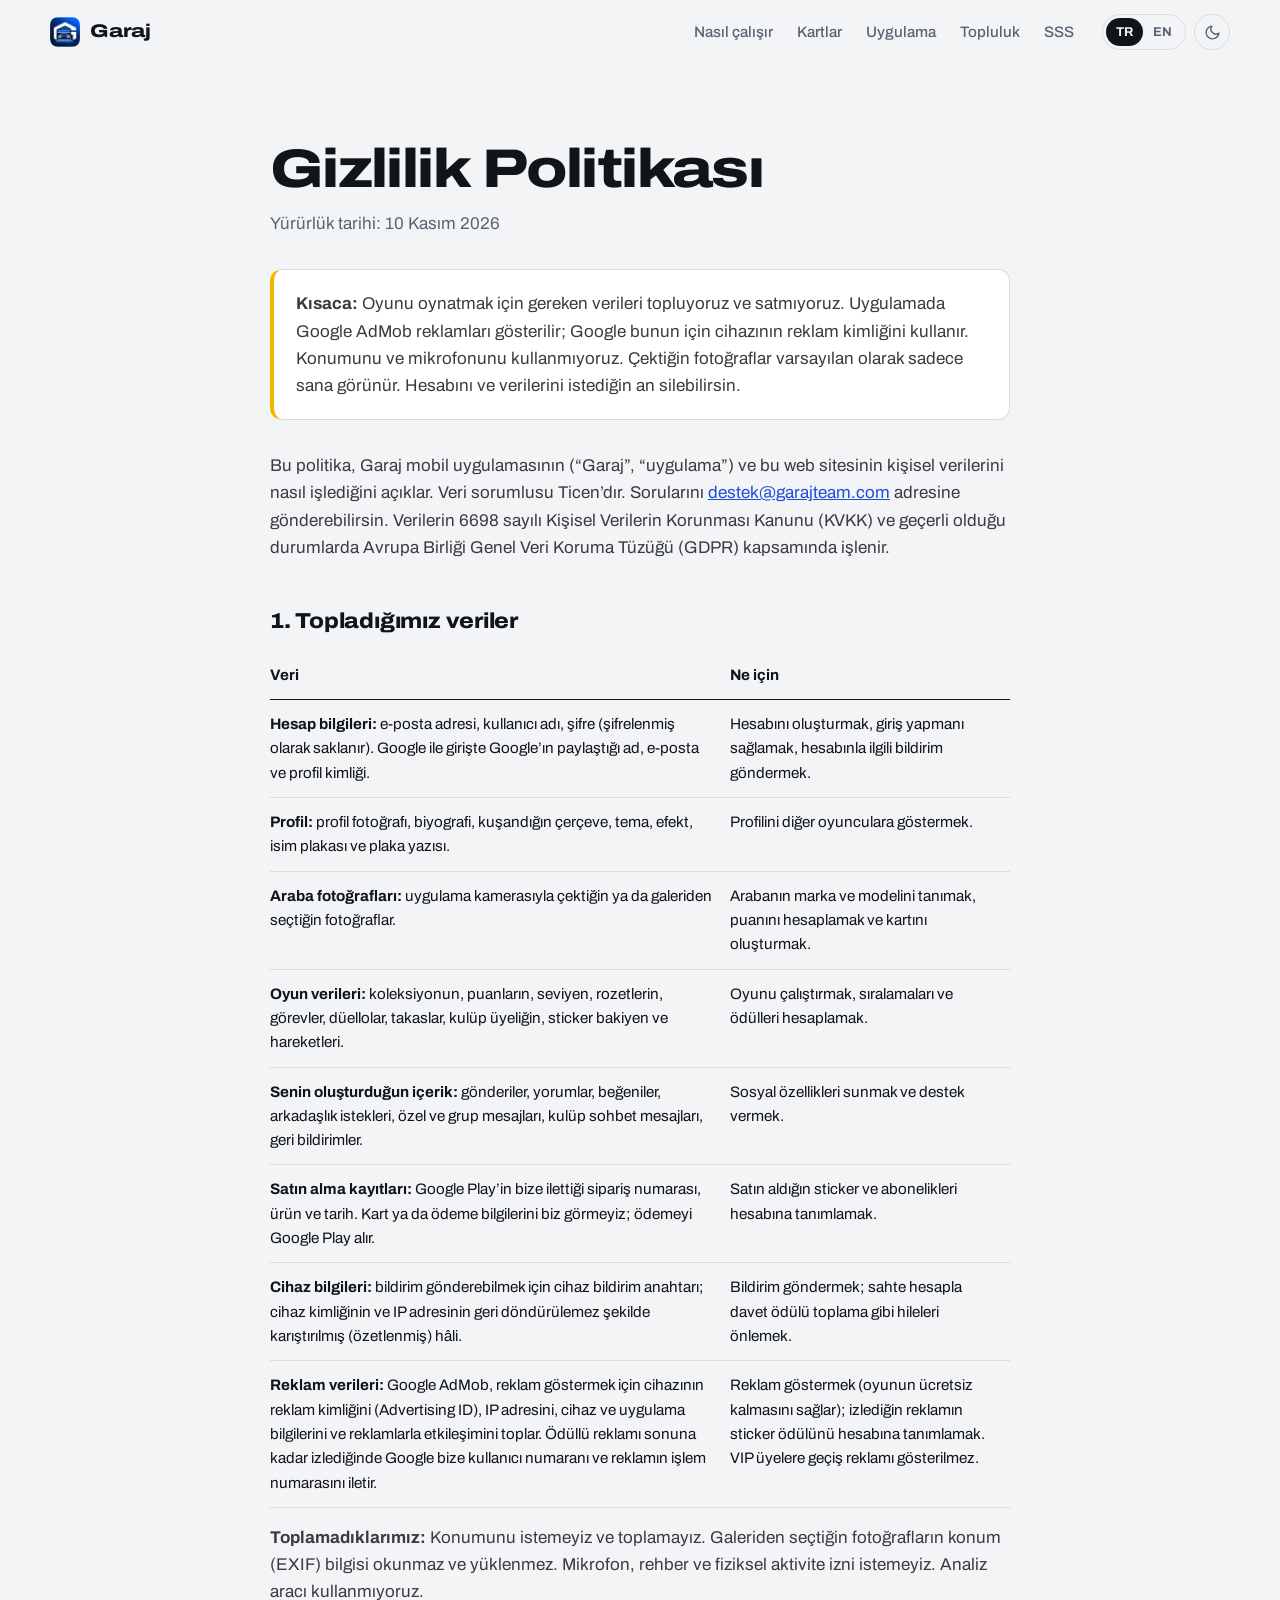
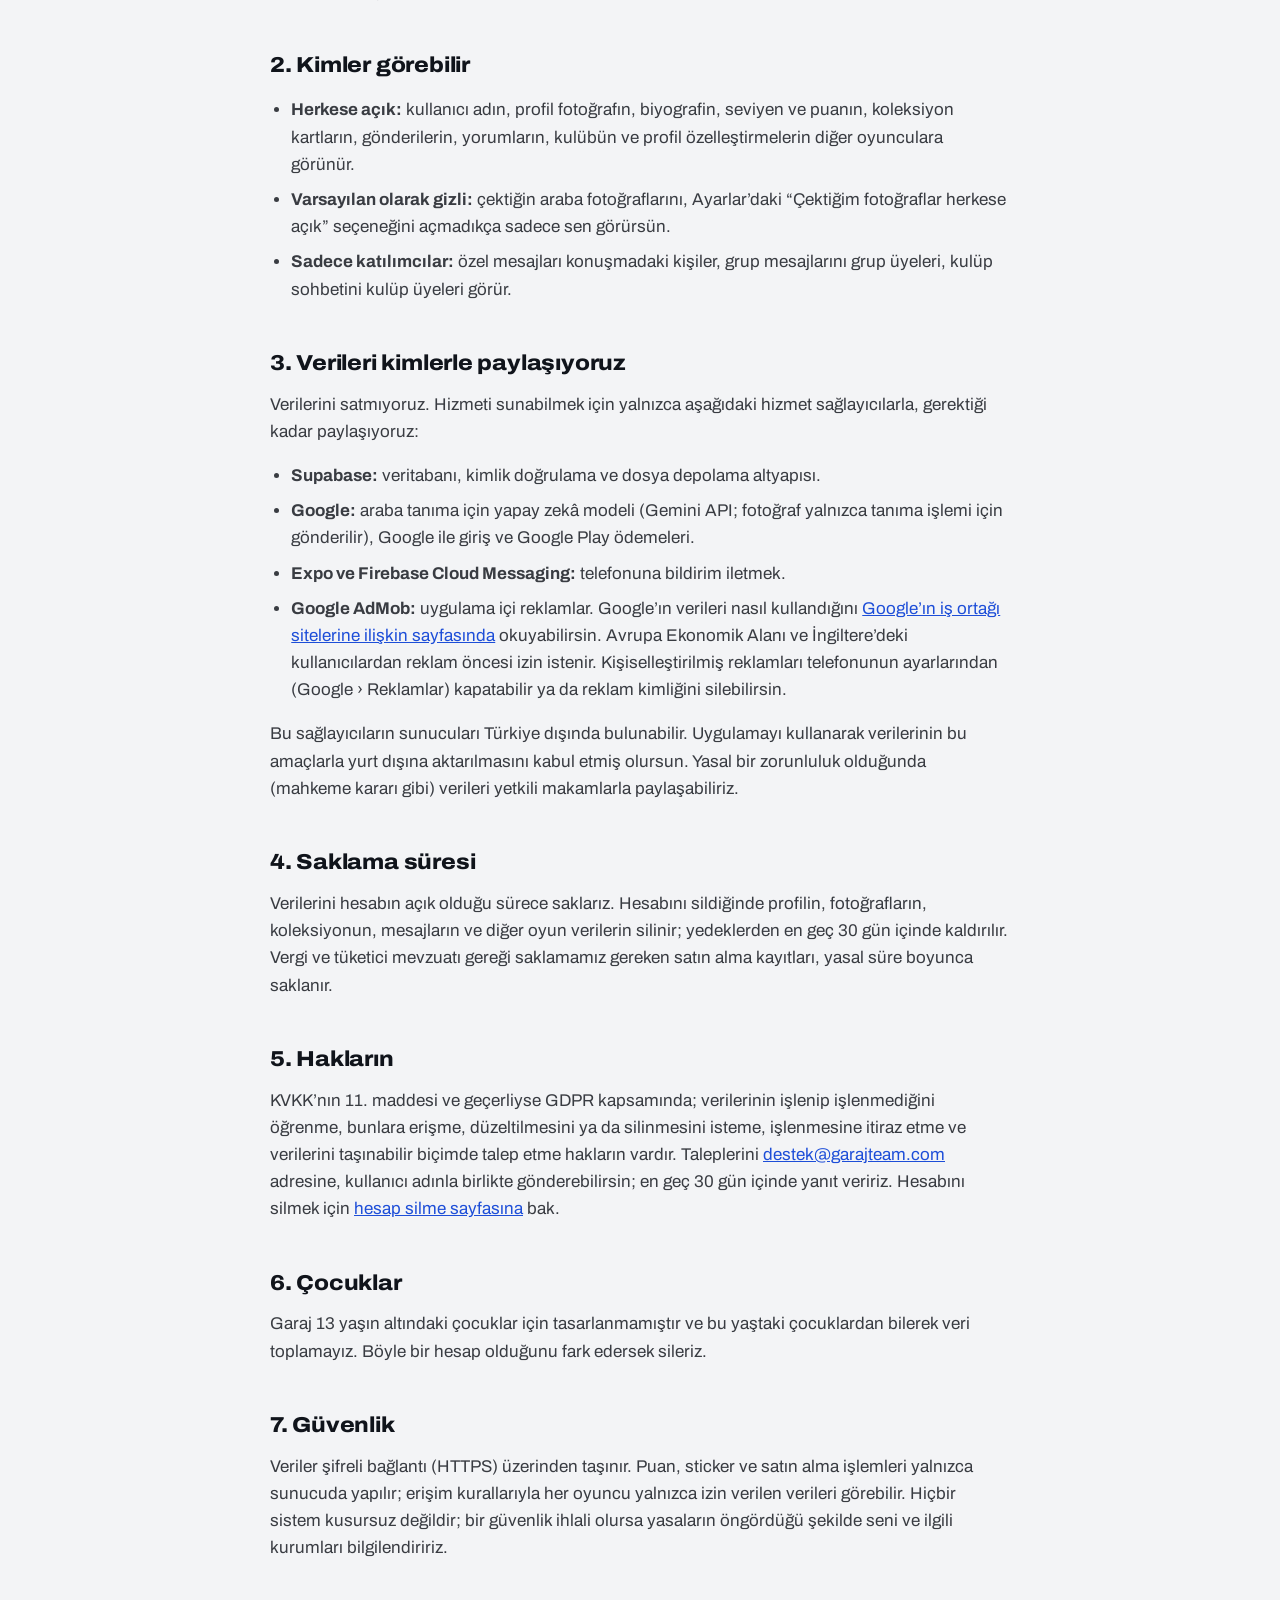
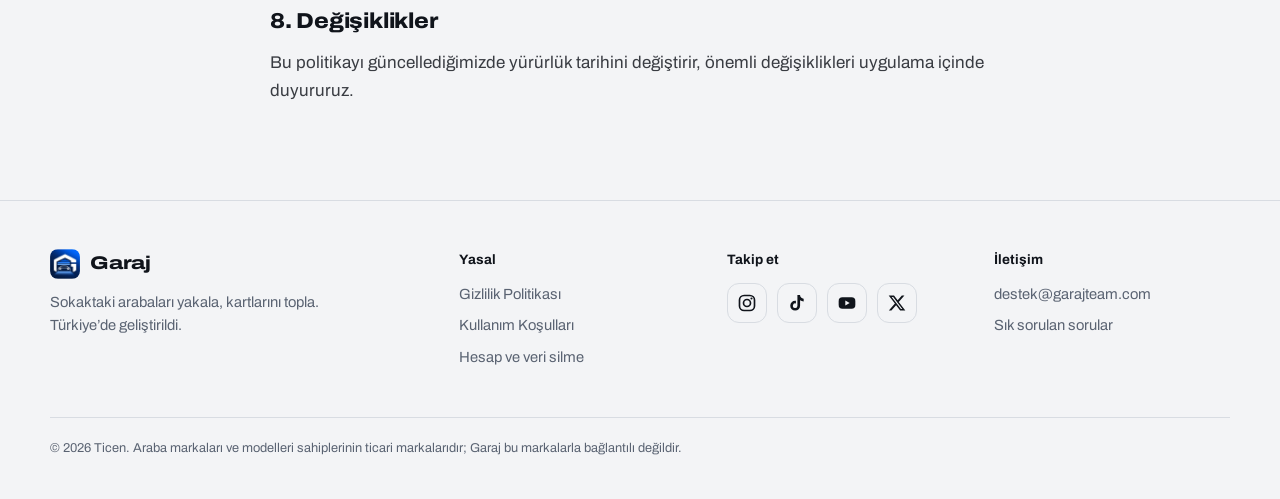
<file: gizlilik.html>
<!doctype html>
<html lang="tr">
<head>
<meta charset="utf-8">
<meta name="viewport" content="width=device-width, initial-scale=1">
<title>Gizlilik Politikası — Garaj</title>
<meta name="baslik-tr" content="Gizlilik Politikası — Garaj">
<meta name="baslik-en" content="Privacy Policy — Garaj">
<meta name="description" content="Garaj uygulamasının gizlilik politikası.">
<meta name="theme-color" content="#0b0e13" media="(prefers-color-scheme: dark)">
<meta name="theme-color" content="#f3f4f6" media="(prefers-color-scheme: light)">
<meta property="og:title" content="Gizlilik Politikası — Garaj">
<meta property="og:description" content="Garaj uygulamasının gizlilik politikası.">
<meta property="og:type" content="website">
<meta property="og:image" content="img/og.png">
<link rel="icon" type="image/png" href="favicon.png">
<link rel="apple-touch-icon" href="img/apple-touch-icon.png">
<link rel="preload" href="fonts/archivo-latin-wdth-normal.woff2" as="font" type="font/woff2" crossorigin>
<link rel="stylesheet" href="stil.css?v=20261109a">
<script src="site.js?v=20261109a"></script>
</head>
<body>
<a class="gizli" href="#icerik"><span data-l="tr">İçeriğe geç</span><span data-l="en">Skip to content</span></a>
<header class="ust">
  <div class="kap">
    <a class="marka" href="index.html"><img src="img/logo.webp" alt="" width="30" height="30">Garaj</a>
    <nav class="menu" aria-label="Ana menü">
      <a href="index.html#film"><span data-l="tr">Nasıl çalışır</span><span data-l="en">How it works</span></a>
      <a href="index.html#kartlar"><span data-l="tr">Kartlar</span><span data-l="en">Cards</span></a>
      <a href="index.html#uygulama"><span data-l="tr">Uygulama</span><span data-l="en">App</span></a>
      <a href="index.html#topluluk"><span data-l="tr">Topluluk</span><span data-l="en">Community</span></a>
      <a href="index.html#sss"><span data-l="tr">SSS</span><span data-l="en">FAQ</span></a>
    </nav>
    <div class="ayarlar">
      <div class="dil" role="group" aria-label="Dil / Language">
        <button type="button" data-dil="tr" aria-pressed="true">TR</button>
        <button type="button" data-dil="en" aria-pressed="false">EN</button>
      </div>
      <button type="button" class="tema-dugme">
        <svg class="ay" viewBox="0 0 24 24" fill="none" stroke="currentColor" stroke-width="2" stroke-linecap="round" stroke-linejoin="round" aria-hidden="true"><path d="M21 12.8A9 9 0 1 1 11.2 3a7 7 0 0 0 9.8 9.8z"/></svg>
        <svg class="gunes" viewBox="0 0 24 24" fill="none" stroke="currentColor" stroke-width="2" stroke-linecap="round" aria-hidden="true"><circle cx="12" cy="12" r="4.5"/><path d="M12 2v2M12 20v2M4.9 4.9l1.4 1.4M17.7 17.7l1.4 1.4M2 12h2M20 12h2M4.9 19.1l1.4-1.4M17.7 6.3l1.4-1.4"/></svg>
      </button>
    </div>
  </div>
</header>
<main id="icerik">
<div class="yasal"><div class="kap">

<article data-l="tr">
<h1>Gizlilik Politikası</h1>
<p class="tarih">Yürürlük tarihi: 10 Kasım 2026</p>
<div class="ozet"><p><strong>Kısaca:</strong> Oyunu oynatmak için gereken verileri topluyoruz ve satmıyoruz. Uygulamada Google AdMob reklamları gösterilir; Google bunun için cihazının reklam kimliğini kullanır. Konumunu ve mikrofonunu kullanmıyoruz. Çektiğin fotoğraflar varsayılan olarak sadece sana görünür. Hesabını ve verilerini istediğin an silebilirsin.</p></div>

<p>Bu politika, Garaj mobil uygulamasının (“Garaj”, “uygulama”) ve bu web sitesinin kişisel verilerini nasıl işlediğini açıklar. Veri sorumlusu <span data-ayar="gelistirici">Garaj</span>’dır. Sorularını <a data-ayar="eposta" href="mailto:destek@garajteam.com">destek@garajteam.com</a> adresine gönderebilirsin. Verilerin 6698 sayılı Kişisel Verilerin Korunması Kanunu (KVKK) ve geçerli olduğu durumlarda Avrupa Birliği Genel Veri Koruma Tüzüğü (GDPR) kapsamında işlenir.</p>

<h2>1. Topladığımız veriler</h2>
<table>
<tr><th>Veri</th><th>Ne için</th></tr>
<tr><td><strong>Hesap bilgileri:</strong> e-posta adresi, kullanıcı adı, şifre (şifrelenmiş olarak saklanır). Google ile girişte Google’ın paylaştığı ad, e-posta ve profil kimliği.</td><td>Hesabını oluşturmak, giriş yapmanı sağlamak, hesabınla ilgili bildirim göndermek.</td></tr>
<tr><td><strong>Profil:</strong> profil fotoğrafı, biyografi, kuşandığın çerçeve, tema, efekt, isim plakası ve plaka yazısı.</td><td>Profilini diğer oyunculara göstermek.</td></tr>
<tr><td><strong>Araba fotoğrafları:</strong> uygulama kamerasıyla çektiğin ya da galeriden seçtiğin fotoğraflar.</td><td>Arabanın marka ve modelini tanımak, puanını hesaplamak ve kartını oluşturmak.</td></tr>
<tr><td><strong>Oyun verileri:</strong> koleksiyonun, puanların, seviyen, rozetlerin, görevler, düellolar, takaslar, kulüp üyeliğin, sticker bakiyen ve hareketleri.</td><td>Oyunu çalıştırmak, sıralamaları ve ödülleri hesaplamak.</td></tr>
<tr><td><strong>Senin oluşturduğun içerik:</strong> gönderiler, yorumlar, beğeniler, arkadaşlık istekleri, özel ve grup mesajları, kulüp sohbet mesajları, geri bildirimler.</td><td>Sosyal özellikleri sunmak ve destek vermek.</td></tr>
<tr><td><strong>Satın alma kayıtları:</strong> Google Play’in bize ilettiği sipariş numarası, ürün ve tarih. Kart ya da ödeme bilgilerini biz görmeyiz; ödemeyi Google Play alır.</td><td>Satın aldığın sticker ve abonelikleri hesabına tanımlamak.</td></tr>
<tr><td><strong>Cihaz bilgileri:</strong> bildirim gönderebilmek için cihaz bildirim anahtarı; cihaz kimliğinin ve IP adresinin geri döndürülemez şekilde karıştırılmış (özetlenmiş) hâli.</td><td>Bildirim göndermek; sahte hesapla davet ödülü toplama gibi hileleri önlemek.</td></tr>
<tr><td><strong>Reklam verileri:</strong> Google AdMob, reklam göstermek için cihazının reklam kimliğini (Advertising ID), IP adresini, cihaz ve uygulama bilgilerini ve reklamlarla etkileşimini toplar. Ödüllü reklamı sonuna kadar izlediğinde Google bize kullanıcı numaranı ve reklamın işlem numarasını iletir.</td><td>Reklam göstermek (oyunun ücretsiz kalmasını sağlar); izlediğin reklamın sticker ödülünü hesabına tanımlamak. VIP üyelere geçiş reklamı gösterilmez.</td></tr>
</table>
<p><strong>Toplamadıklarımız:</strong> Konumunu istemeyiz ve toplamayız. Galeriden seçtiğin fotoğrafların konum (EXIF) bilgisi okunmaz ve yüklenmez. Mikrofon, rehber ve fiziksel aktivite izni istemeyiz. Analiz aracı kullanmıyoruz.</p>

<h2>2. Kimler görebilir</h2>
<ul>
<li><strong>Herkese açık:</strong> kullanıcı adın, profil fotoğrafın, biyografin, seviyen ve puanın, koleksiyon kartların, gönderilerin, yorumların, kulübün ve profil özelleştirmelerin diğer oyunculara görünür.</li>
<li><strong>Varsayılan olarak gizli:</strong> çektiğin araba fotoğraflarını, Ayarlar’daki “Çektiğim fotoğraflar herkese açık” seçeneğini açmadıkça sadece sen görürsün.</li>
<li><strong>Sadece katılımcılar:</strong> özel mesajları konuşmadaki kişiler, grup mesajlarını grup üyeleri, kulüp sohbetini kulüp üyeleri görür.</li>
</ul>

<h2>3. Verileri kimlerle paylaşıyoruz</h2>
<p>Verilerini satmıyoruz. Hizmeti sunabilmek için yalnızca aşağıdaki hizmet sağlayıcılarla, gerektiği kadar paylaşıyoruz:</p>
<ul>
<li><strong>Supabase:</strong> veritabanı, kimlik doğrulama ve dosya depolama altyapısı.</li>
<li><strong>Google:</strong> araba tanıma için yapay zekâ modeli (Gemini API; fotoğraf yalnızca tanıma işlemi için gönderilir), Google ile giriş ve Google Play ödemeleri.</li>
<li><strong>Expo ve Firebase Cloud Messaging:</strong> telefonuna bildirim iletmek.</li>
<li><strong>Google AdMob:</strong> uygulama içi reklamlar. Google’ın verileri nasıl kullandığını <a href="https://policies.google.com/technologies/partner-sites" rel="noopener">Google’ın iş ortağı sitelerine ilişkin sayfasında</a> okuyabilirsin. Avrupa Ekonomik Alanı ve İngiltere’deki kullanıcılardan reklam öncesi izin istenir. Kişiselleştirilmiş reklamları telefonunun ayarlarından (Google › Reklamlar) kapatabilir ya da reklam kimliğini silebilirsin.</li>
</ul>
<p>Bu sağlayıcıların sunucuları Türkiye dışında bulunabilir. Uygulamayı kullanarak verilerinin bu amaçlarla yurt dışına aktarılmasını kabul etmiş olursun. Yasal bir zorunluluk olduğunda (mahkeme kararı gibi) verileri yetkili makamlarla paylaşabiliriz.</p>

<h2>4. Saklama süresi</h2>
<p>Verilerini hesabın açık olduğu sürece saklarız. Hesabını sildiğinde profilin, fotoğrafların, koleksiyonun, mesajların ve diğer oyun verilerin silinir; yedeklerden en geç 30 gün içinde kaldırılır. Vergi ve tüketici mevzuatı gereği saklamamız gereken satın alma kayıtları, yasal süre boyunca saklanır.</p>

<h2>5. Hakların</h2>
<p>KVKK’nın 11. maddesi ve geçerliyse GDPR kapsamında; verilerinin işlenip işlenmediğini öğrenme, bunlara erişme, düzeltilmesini ya da silinmesini isteme, işlenmesine itiraz etme ve verilerini taşınabilir biçimde talep etme hakların vardır. Taleplerini <a data-ayar="eposta" href="mailto:destek@garajteam.com">destek@garajteam.com</a> adresine, kullanıcı adınla birlikte gönderebilirsin; en geç 30 gün içinde yanıt veririz. Hesabını silmek için <a href="hesap-silme.html">hesap silme sayfasına</a> bak.</p>

<h2>6. Çocuklar</h2>
<p>Garaj 13 yaşın altındaki çocuklar için tasarlanmamıştır ve bu yaştaki çocuklardan bilerek veri toplamayız. Böyle bir hesap olduğunu fark edersek sileriz.</p>

<h2>7. Güvenlik</h2>
<p>Veriler şifreli bağlantı (HTTPS) üzerinden taşınır. Puan, sticker ve satın alma işlemleri yalnızca sunucuda yapılır; erişim kurallarıyla her oyuncu yalnızca izin verilen verileri görebilir. Hiçbir sistem kusursuz değildir; bir güvenlik ihlali olursa yasaların öngördüğü şekilde seni ve ilgili kurumları bilgilendiririz.</p>

<h2>8. Değişiklikler</h2>
<p>Bu politikayı güncellediğimizde yürürlük tarihini değiştirir, önemli değişiklikleri uygulama içinde duyururuz.</p>
</article>

<article data-l="en">
<h1>Privacy Policy</h1>
<p class="tarih">Effective date: November 10, 2026</p>
<div class="ozet"><p><strong>In short:</strong> we collect the data needed to run the game and we don’t sell it. The app shows Google AdMob ads, and Google uses your device’s advertising ID to do so. We don’t use your location or microphone. Photos you take are visible only to you by default. You can delete your account and data whenever you like.</p></div>

<p>This policy explains how the Garaj mobile app (“Garaj”, “the app”) and this website handle personal data. The data controller is <span data-ayar="gelistirici">Garaj</span>. You can send questions to <a data-ayar="eposta" href="mailto:destek@garajteam.com">destek@garajteam.com</a>. Your data is processed under Turkish Personal Data Protection Law No. 6698 (KVKK) and, where it applies, the EU General Data Protection Regulation (GDPR).</p>

<h2>1. Data we collect</h2>
<table>
<tr><th>Data</th><th>Why</th></tr>
<tr><td><strong>Account details:</strong> email address, username, password (stored hashed). With Google sign-in, the name, email and account ID Google shares with us.</td><td>To create your account, sign you in and contact you about your account.</td></tr>
<tr><td><strong>Profile:</strong> profile photo, bio, and the frame, theme, effect, number plate and plate text you equip.</td><td>To show your profile to other players.</td></tr>
<tr><td><strong>Car photos:</strong> photos you take with the in-app camera or pick from your gallery.</td><td>To recognise the car’s make and model, score it and create its card.</td></tr>
<tr><td><strong>Game data:</strong> your collection, points, level, badges, missions, duels, trades, club membership, sticker balance and history.</td><td>To run the game and calculate leaderboards and rewards.</td></tr>
<tr><td><strong>Content you create:</strong> posts, comments, likes, friend requests, direct and group messages, club chat messages and feedback.</td><td>To provide social features and support.</td></tr>
<tr><td><strong>Purchase records:</strong> the order number, product and date Google Play sends us. We never see your card or payment details; Google Play processes the payment.</td><td>To credit stickers and subscriptions to your account.</td></tr>
<tr><td><strong>Device data:</strong> a push notification token; an irreversibly hashed version of your device ID and IP address.</td><td>To send notifications and to prevent abuse such as collecting invite rewards with fake accounts.</td></tr>
<tr><td><strong>Advertising data:</strong> Google AdMob collects your device’s advertising ID, IP address, device and app information and your interactions with ads in order to show ads. When you watch a rewarded ad to the end, Google sends us your user number and the ad’s transaction number.</td><td>To show ads (which keep the game free) and to credit the sticker reward for an ad you watched. VIP members don’t see interstitial ads.</td></tr>
</table>
<p><strong>What we don’t collect:</strong> we never ask for or collect your location. Location (EXIF) data in photos you pick from your gallery is not read or uploaded. We don’t ask for microphone, contacts or physical activity access. We don’t use analytics SDKs.</p>

<h2>2. Who can see what</h2>
<ul>
<li><strong>Public:</strong> your username, profile photo, bio, level and points, collection cards, posts, comments, club and profile customisations are visible to other players.</li>
<li><strong>Private by default:</strong> car photos you take are visible only to you unless you turn on “Çektiğim fotoğraflar herkese açık” (My photos are public) in Settings.</li>
<li><strong>Participants only:</strong> direct messages are visible to the people in the conversation, group messages to group members and club chat to club members.</li>
</ul>

<h2>3. Who we share data with</h2>
<p>We don’t sell your data. We share it only as far as needed to run the service, with these providers:</p>
<ul>
<li><strong>Supabase:</strong> database, authentication and file storage.</li>
<li><strong>Google:</strong> the AI model used for car recognition (Gemini API; photos are sent only for recognition), Google sign-in and Google Play billing.</li>
<li><strong>Expo and Firebase Cloud Messaging:</strong> delivering notifications to your phone.</li>
<li><strong>Google AdMob:</strong> in-app ads. You can read how Google uses data on <a href="https://policies.google.com/technologies/partner-sites" rel="noopener">Google’s page about partner sites and apps</a>. Users in the European Economic Area and the UK are asked for consent before ads are shown. You can turn off personalised ads or delete your advertising ID in your phone’s settings (Google › Ads).</li>
</ul>
<p>These providers may store data on servers outside Türkiye. By using the app you agree to your data being transferred abroad for these purposes. We may disclose data to authorities where the law requires it, for example under a court order.</p>

<h2>4. How long we keep data</h2>
<p>We keep your data while your account is active. When you delete your account, your profile, photos, collection, messages and other game data are deleted and removed from backups within 30 days. Purchase records we are legally required to keep under tax and consumer law are retained for the required period.</p>

<h2>5. Your rights</h2>
<p>Under Article 11 of KVKK and, where applicable, the GDPR, you have the right to know whether your data is processed, to access it, to have it corrected or deleted, to object to processing and to receive your data in a portable format. Send requests with your username to <a data-ayar="eposta" href="mailto:destek@garajteam.com">destek@garajteam.com</a>; we reply within 30 days. To delete your account, see the <a href="hesap-silme.html">account deletion page</a>.</p>

<h2>6. Children</h2>
<p>Garaj is not designed for children under 13 and we do not knowingly collect data from them. If we learn that such an account exists, we will delete it.</p>

<h2>7. Security</h2>
<p>Data is transmitted over encrypted connections (HTTPS). Points, stickers and purchases are handled only on the server, and access rules ensure each player can only see the data they are allowed to. No system is perfect; if a breach occurs, we will notify you and the relevant authorities as the law requires.</p>

<h2>8. Changes</h2>
<p>When we update this policy we will change the effective date and announce important changes in the app.</p>
</article>

</div></div>
</main>
<footer class="alt">
  <div class="kap">
    <div>
      <a class="marka" href="index.html"><img src="img/logo.webp" alt="" width="30" height="30">Garaj</a>
      <p><span data-l="tr">Sokaktaki arabaları yakala, kartlarını topla. Türkiye’de geliştirildi.</span><span data-l="en">Spot real cars on the street and collect them as cards. Made in Türkiye.</span></p>
    </div>
    <div>
      <h4><span data-l="tr">Yasal</span><span data-l="en">Legal</span></h4>
      <ul>
        <li><a href="gizlilik.html"><span data-l="tr">Gizlilik Politikası</span><span data-l="en">Privacy Policy</span></a></li>
        <li><a href="kosullar.html"><span data-l="tr">Kullanım Koşulları</span><span data-l="en">Terms of Use</span></a></li>
        <li><a href="hesap-silme.html"><span data-l="tr">Hesap ve veri silme</span><span data-l="en">Account &amp; data deletion</span></a></li>
      </ul>
    </div>
    <div>
      <h4><span data-l="tr">Takip et</span><span data-l="en">Follow</span></h4>
      <div class="alt-sosyal"><a data-sosyal="instagram" href="#" target="_blank" rel="noopener" aria-label="Instagram"><svg viewBox="0 0 24 24" aria-hidden="true"><rect x="3" y="3" width="18" height="18" rx="5.5" fill="none" stroke="currentColor" stroke-width="2"/><circle cx="12" cy="12" r="4.2" fill="none" stroke="currentColor" stroke-width="2"/><circle cx="17.4" cy="6.6" r="1.3" fill="currentColor"/></svg></a><a data-sosyal="tiktok" href="#" target="_blank" rel="noopener" aria-label="TikTok"><svg viewBox="0 0 24 24" aria-hidden="true"><path fill="currentColor" d="M15.6 2.5c.3 2.5 1.8 4.1 4.4 4.3v3.3c-1.6 0-3-.5-4.3-1.4v6.5a5.9 5.9 0 1 1-5.9-5.9l.9.1v3.3a2.7 2.7 0 1 0 1.8 2.5V2.5h3.1z"/></svg></a><a data-sosyal="youtube" href="#" target="_blank" rel="noopener" aria-label="YouTube"><svg viewBox="0 0 24 24" aria-hidden="true"><rect x="2" y="5" width="20" height="14" rx="4.5" fill="currentColor"/><path d="M10 9v6l5.2-3z" fill="var(--zemin)"/></svg></a><a data-sosyal="x" href="#" target="_blank" rel="noopener" aria-label="X"><svg viewBox="0 0 24 24" aria-hidden="true"><path fill="currentColor" d="M17.8 3h3.1l-6.8 7.8L22 21h-6.2l-4.9-6.4L5.3 21H2.2l7.3-8.3L2 3h6.4l4.4 5.8L17.8 3zm-1.1 16.2h1.7L7.4 4.7H5.6l11.1 14.5z"/></svg></a></div>
    </div>
    <div>
      <h4><span data-l="tr">İletişim</span><span data-l="en">Contact</span></h4>
      <ul>
        <li><a data-ayar="eposta" href="mailto:destek@garajteam.com">destek@garajteam.com</a></li>
        <li><a href="index.html#sss"><span data-l="tr">Sık sorulan sorular</span><span data-l="en">Frequently asked questions</span></a></li>
      </ul>
    </div>
    <p class="telif">© <span data-ayar="yil">2026</span> <span data-ayar="gelistirici">Garaj</span>. <span data-l="tr">Araba markaları ve modelleri sahiplerinin ticari markalarıdır; Garaj bu markalarla bağlantılı değildir.</span><span data-l="en">Car brands and model names are trademarks of their owners; Garaj is not affiliated with them.</span></p>
  </div>
</footer>
</body>
</html>
</file>
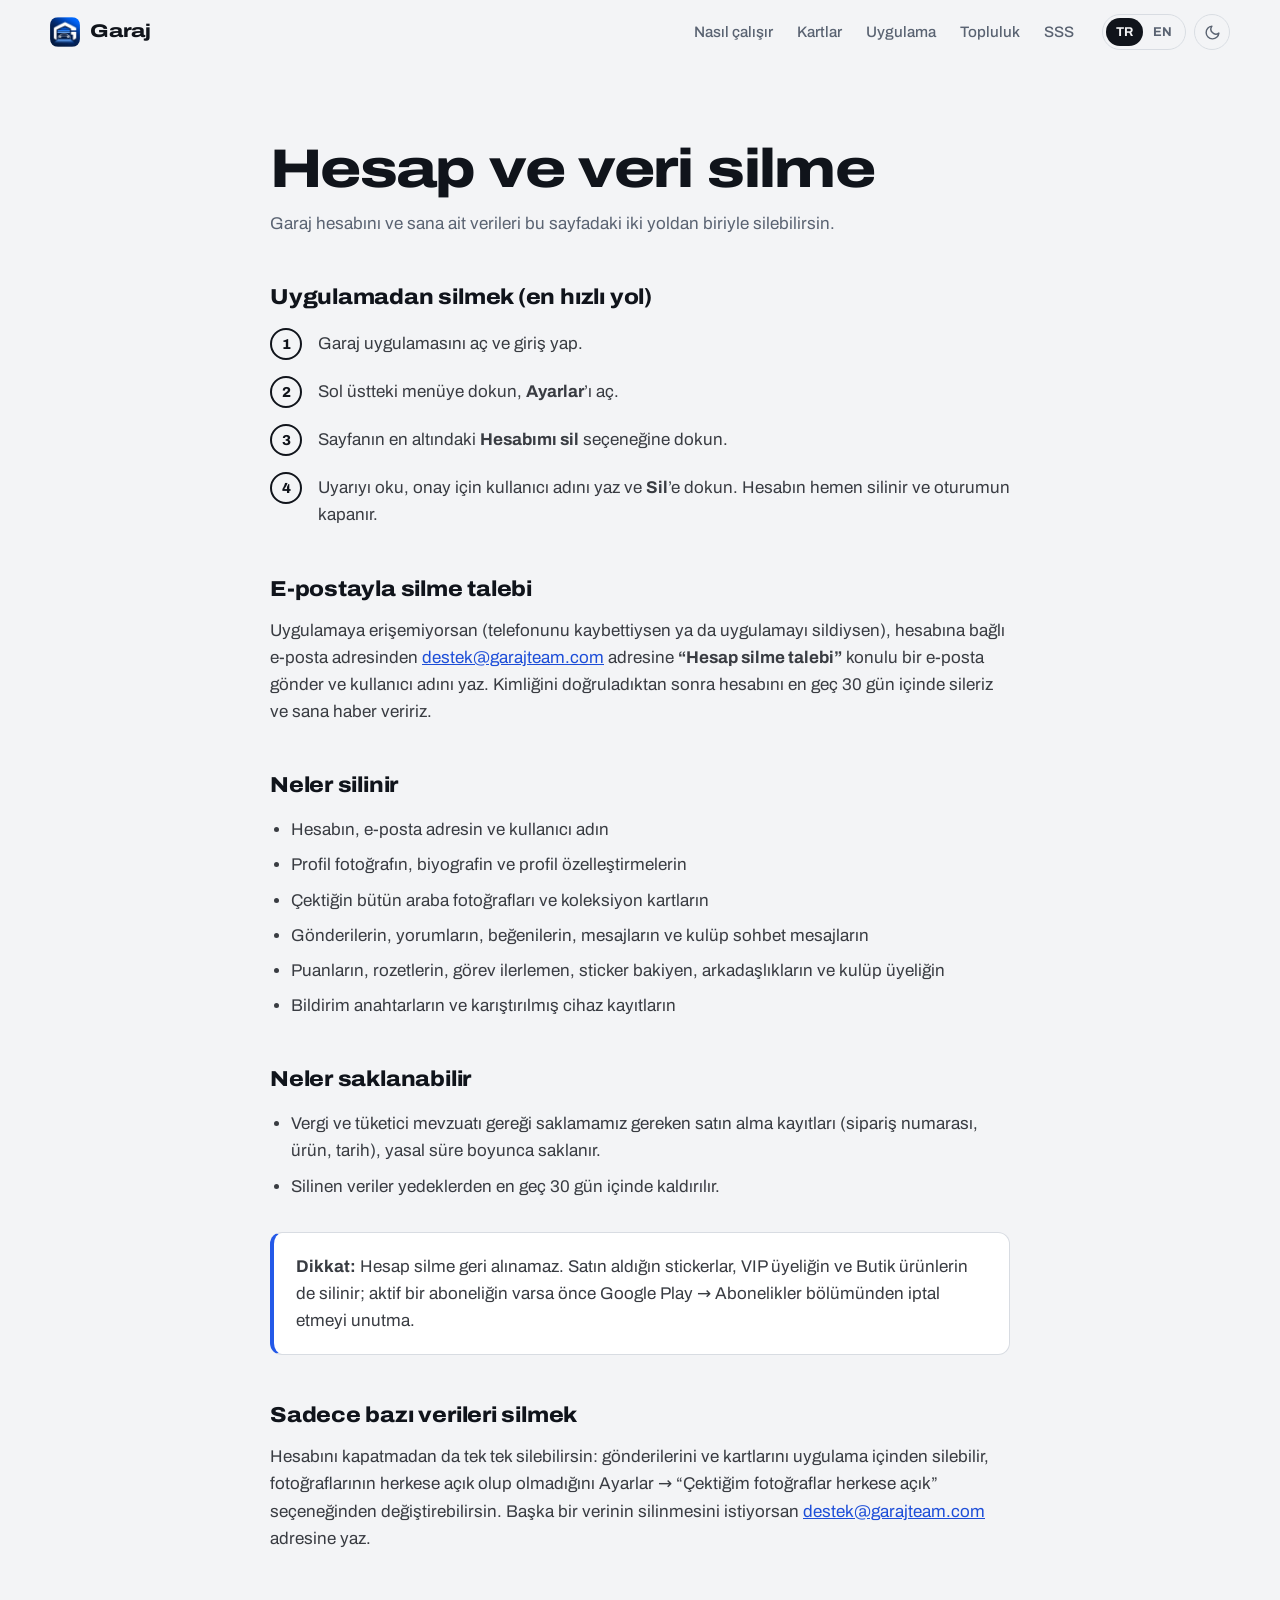
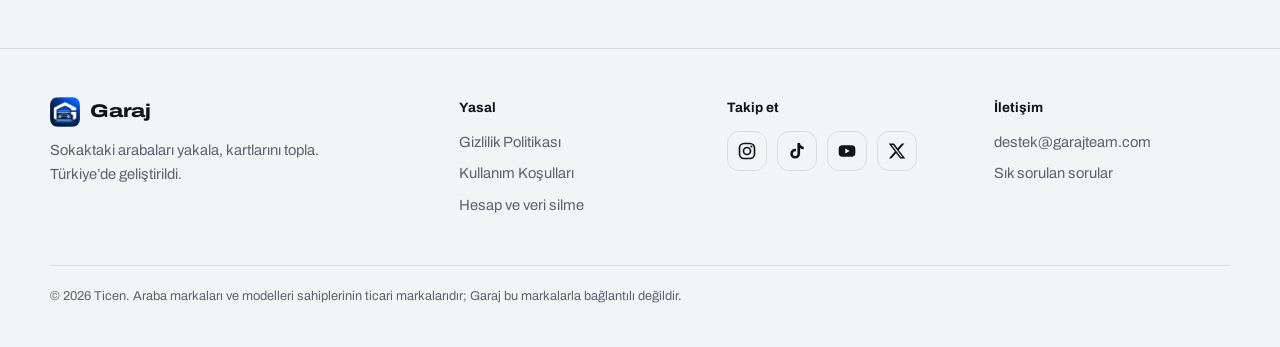
<file: hesap-silme.html>
<!doctype html>
<html lang="tr">
<head>
<meta charset="utf-8">
<meta name="viewport" content="width=device-width, initial-scale=1">
<title>Hesap ve veri silme — Garaj</title>
<meta name="baslik-tr" content="Hesap ve veri silme — Garaj">
<meta name="baslik-en" content="Account and data deletion — Garaj">
<meta name="description" content="Garaj hesabını ve verilerini nasıl silebileceğin.">
<meta name="theme-color" content="#0b0e13" media="(prefers-color-scheme: dark)">
<meta name="theme-color" content="#f3f4f6" media="(prefers-color-scheme: light)">
<meta property="og:title" content="Hesap ve veri silme — Garaj">
<meta property="og:description" content="Garaj hesabını ve verilerini nasıl silebileceğin.">
<meta property="og:type" content="website">
<meta property="og:image" content="img/og.png">
<link rel="icon" type="image/png" href="favicon.png">
<link rel="apple-touch-icon" href="img/apple-touch-icon.png">
<link rel="preload" href="fonts/archivo-latin-wdth-normal.woff2" as="font" type="font/woff2" crossorigin>
<link rel="stylesheet" href="stil.css?v=20261109a">
<script src="site.js?v=20261109a"></script>
</head>
<body>
<a class="gizli" href="#icerik"><span data-l="tr">İçeriğe geç</span><span data-l="en">Skip to content</span></a>
<header class="ust">
  <div class="kap">
    <a class="marka" href="index.html"><img src="img/logo.webp" alt="" width="30" height="30">Garaj</a>
    <nav class="menu" aria-label="Ana menü">
      <a href="index.html#film"><span data-l="tr">Nasıl çalışır</span><span data-l="en">How it works</span></a>
      <a href="index.html#kartlar"><span data-l="tr">Kartlar</span><span data-l="en">Cards</span></a>
      <a href="index.html#uygulama"><span data-l="tr">Uygulama</span><span data-l="en">App</span></a>
      <a href="index.html#topluluk"><span data-l="tr">Topluluk</span><span data-l="en">Community</span></a>
      <a href="index.html#sss"><span data-l="tr">SSS</span><span data-l="en">FAQ</span></a>
    </nav>
    <div class="ayarlar">
      <div class="dil" role="group" aria-label="Dil / Language">
        <button type="button" data-dil="tr" aria-pressed="true">TR</button>
        <button type="button" data-dil="en" aria-pressed="false">EN</button>
      </div>
      <button type="button" class="tema-dugme">
        <svg class="ay" viewBox="0 0 24 24" fill="none" stroke="currentColor" stroke-width="2" stroke-linecap="round" stroke-linejoin="round" aria-hidden="true"><path d="M21 12.8A9 9 0 1 1 11.2 3a7 7 0 0 0 9.8 9.8z"/></svg>
        <svg class="gunes" viewBox="0 0 24 24" fill="none" stroke="currentColor" stroke-width="2" stroke-linecap="round" aria-hidden="true"><circle cx="12" cy="12" r="4.5"/><path d="M12 2v2M12 20v2M4.9 4.9l1.4 1.4M17.7 17.7l1.4 1.4M2 12h2M20 12h2M4.9 19.1l1.4-1.4M17.7 6.3l1.4-1.4"/></svg>
      </button>
    </div>
  </div>
</header>
<main id="icerik">
<div class="yasal"><div class="kap">

<article data-l="tr">
<h1>Hesap ve veri silme</h1>
<p class="tarih">Garaj hesabını ve sana ait verileri bu sayfadaki iki yoldan biriyle silebilirsin.</p>

<h2>Uygulamadan silmek (en hızlı yol)</h2>
<ol class="adim">
<li>Garaj uygulamasını aç ve giriş yap.</li>
<li>Sol üstteki menüye dokun, <strong>Ayarlar</strong>’ı aç.</li>
<li>Sayfanın en altındaki <strong>Hesabımı sil</strong> seçeneğine dokun.</li>
<li>Uyarıyı oku, onay için kullanıcı adını yaz ve <strong>Sil</strong>’e dokun. Hesabın hemen silinir ve oturumun kapanır.</li>
</ol>

<h2>E-postayla silme talebi</h2>
<p>Uygulamaya erişemiyorsan (telefonunu kaybettiysen ya da uygulamayı sildiysen), hesabına bağlı e-posta adresinden <a data-ayar="eposta" href="mailto:destek@garajteam.com">destek@garajteam.com</a> adresine <strong>“Hesap silme talebi”</strong> konulu bir e-posta gönder ve kullanıcı adını yaz. Kimliğini doğruladıktan sonra hesabını en geç 30 gün içinde sileriz ve sana haber veririz.</p>

<h2>Neler silinir</h2>
<ul>
<li>Hesabın, e-posta adresin ve kullanıcı adın</li>
<li>Profil fotoğrafın, biyografin ve profil özelleştirmelerin</li>
<li>Çektiğin bütün araba fotoğrafları ve koleksiyon kartların</li>
<li>Gönderilerin, yorumların, beğenilerin, mesajların ve kulüp sohbet mesajların</li>
<li>Puanların, rozetlerin, görev ilerlemen, sticker bakiyen, arkadaşlıkların ve kulüp üyeliğin</li>
<li>Bildirim anahtarların ve karıştırılmış cihaz kayıtların</li>
</ul>

<h2>Neler saklanabilir</h2>
<ul>
<li>Vergi ve tüketici mevzuatı gereği saklamamız gereken satın alma kayıtları (sipariş numarası, ürün, tarih), yasal süre boyunca saklanır.</li>
<li>Silinen veriler yedeklerden en geç 30 gün içinde kaldırılır.</li>
</ul>

<div class="kutu-uyari"><p><strong>Dikkat:</strong> Hesap silme geri alınamaz. Satın aldığın stickerlar, VIP üyeliğin ve Butik ürünlerin de silinir; aktif bir aboneliğin varsa önce Google Play → Abonelikler bölümünden iptal etmeyi unutma.</p></div>

<h2>Sadece bazı verileri silmek</h2>
<p>Hesabını kapatmadan da tek tek silebilirsin: gönderilerini ve kartlarını uygulama içinden silebilir, fotoğraflarının herkese açık olup olmadığını Ayarlar → “Çektiğim fotoğraflar herkese açık” seçeneğinden değiştirebilirsin. Başka bir verinin silinmesini istiyorsan <a data-ayar="eposta" href="mailto:destek@garajteam.com">destek@garajteam.com</a> adresine yaz.</p>
</article>

<article data-l="en">
<h1>Account &amp; data deletion</h1>
<p class="tarih">You can delete your Garaj account and your data in either of the two ways below.</p>

<h2>Delete in the app (fastest)</h2>
<ol class="adim">
<li>Open the Garaj app and sign in.</li>
<li>Tap the menu in the top left and open <strong>Ayarlar</strong> (Settings).</li>
<li>Tap <strong>Hesabımı sil</strong> (Delete my account) at the bottom of the page.</li>
<li>Read the warning, type your username to confirm and tap <strong>Sil</strong> (Delete). Your account is deleted immediately and you are signed out.</li>
</ol>

<h2>Request deletion by email</h2>
<p>If you can’t access the app (for example you lost your phone or uninstalled the app), email <a data-ayar="eposta" href="mailto:destek@garajteam.com">destek@garajteam.com</a> from the address linked to your account with the subject <strong>“Account deletion request”</strong> and include your username. After verifying your identity we delete the account within 30 days and let you know.</p>

<h2>What is deleted</h2>
<ul>
<li>Your account, email address and username</li>
<li>Your profile photo, bio and profile customisations</li>
<li>All car photos you took and your collection cards</li>
<li>Your posts, comments, likes, messages and club chat messages</li>
<li>Your points, badges, mission progress, sticker balance, friendships and club membership</li>
<li>Your notification tokens and hashed device records</li>
</ul>

<h2>What may be kept</h2>
<ul>
<li>Purchase records (order number, product, date) that tax and consumer law require us to keep are retained for the legal period.</li>
<li>Deleted data is removed from backups within 30 days.</li>
</ul>

<div class="kutu-uyari"><p><strong>Please note:</strong> deletion cannot be undone. Purchased stickers, VIP membership and Boutique items are deleted too. If you have an active subscription, cancel it first in Google Play → Subscriptions.</p></div>

<h2>Deleting only some data</h2>
<p>You can also delete things without closing your account: remove posts and cards inside the app, and change whether your photos are public in Settings. To have any other data deleted, write to <a data-ayar="eposta" href="mailto:destek@garajteam.com">destek@garajteam.com</a>.</p>
</article>

</div></div>
</main>
<footer class="alt">
  <div class="kap">
    <div>
      <a class="marka" href="index.html"><img src="img/logo.webp" alt="" width="30" height="30">Garaj</a>
      <p><span data-l="tr">Sokaktaki arabaları yakala, kartlarını topla. Türkiye’de geliştirildi.</span><span data-l="en">Spot real cars on the street and collect them as cards. Made in Türkiye.</span></p>
    </div>
    <div>
      <h4><span data-l="tr">Yasal</span><span data-l="en">Legal</span></h4>
      <ul>
        <li><a href="gizlilik.html"><span data-l="tr">Gizlilik Politikası</span><span data-l="en">Privacy Policy</span></a></li>
        <li><a href="kosullar.html"><span data-l="tr">Kullanım Koşulları</span><span data-l="en">Terms of Use</span></a></li>
        <li><a href="hesap-silme.html"><span data-l="tr">Hesap ve veri silme</span><span data-l="en">Account &amp; data deletion</span></a></li>
      </ul>
    </div>
    <div>
      <h4><span data-l="tr">Takip et</span><span data-l="en">Follow</span></h4>
      <div class="alt-sosyal"><a data-sosyal="instagram" href="#" target="_blank" rel="noopener" aria-label="Instagram"><svg viewBox="0 0 24 24" aria-hidden="true"><rect x="3" y="3" width="18" height="18" rx="5.5" fill="none" stroke="currentColor" stroke-width="2"/><circle cx="12" cy="12" r="4.2" fill="none" stroke="currentColor" stroke-width="2"/><circle cx="17.4" cy="6.6" r="1.3" fill="currentColor"/></svg></a><a data-sosyal="tiktok" href="#" target="_blank" rel="noopener" aria-label="TikTok"><svg viewBox="0 0 24 24" aria-hidden="true"><path fill="currentColor" d="M15.6 2.5c.3 2.5 1.8 4.1 4.4 4.3v3.3c-1.6 0-3-.5-4.3-1.4v6.5a5.9 5.9 0 1 1-5.9-5.9l.9.1v3.3a2.7 2.7 0 1 0 1.8 2.5V2.5h3.1z"/></svg></a><a data-sosyal="youtube" href="#" target="_blank" rel="noopener" aria-label="YouTube"><svg viewBox="0 0 24 24" aria-hidden="true"><rect x="2" y="5" width="20" height="14" rx="4.5" fill="currentColor"/><path d="M10 9v6l5.2-3z" fill="var(--zemin)"/></svg></a><a data-sosyal="x" href="#" target="_blank" rel="noopener" aria-label="X"><svg viewBox="0 0 24 24" aria-hidden="true"><path fill="currentColor" d="M17.8 3h3.1l-6.8 7.8L22 21h-6.2l-4.9-6.4L5.3 21H2.2l7.3-8.3L2 3h6.4l4.4 5.8L17.8 3zm-1.1 16.2h1.7L7.4 4.7H5.6l11.1 14.5z"/></svg></a></div>
    </div>
    <div>
      <h4><span data-l="tr">İletişim</span><span data-l="en">Contact</span></h4>
      <ul>
        <li><a data-ayar="eposta" href="mailto:destek@garajteam.com">destek@garajteam.com</a></li>
        <li><a href="index.html#sss"><span data-l="tr">Sık sorulan sorular</span><span data-l="en">Frequently asked questions</span></a></li>
      </ul>
    </div>
    <p class="telif">© <span data-ayar="yil">2026</span> <span data-ayar="gelistirici">Garaj</span>. <span data-l="tr">Araba markaları ve modelleri sahiplerinin ticari markalarıdır; Garaj bu markalarla bağlantılı değildir.</span><span data-l="en">Car brands and model names are trademarks of their owners; Garaj is not affiliated with them.</span></p>
  </div>
</footer>
</body>
</html>
</file>
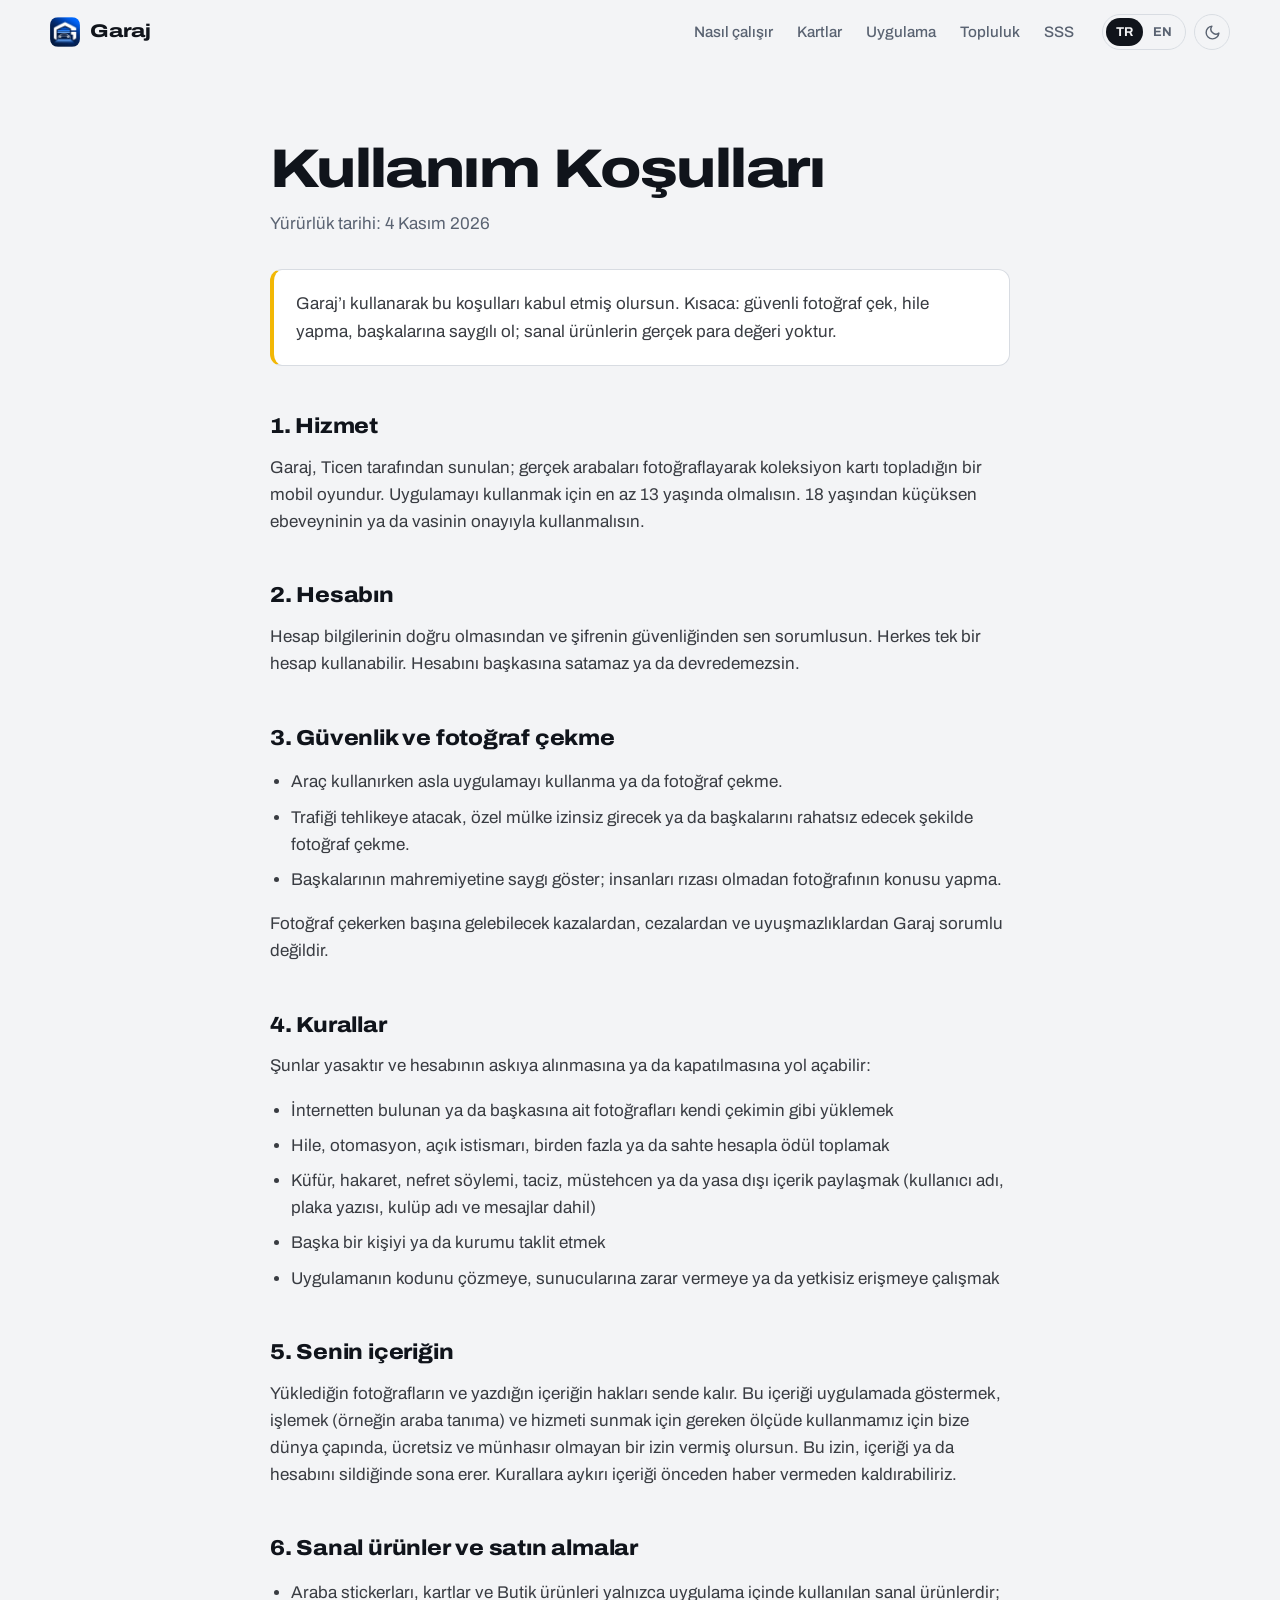
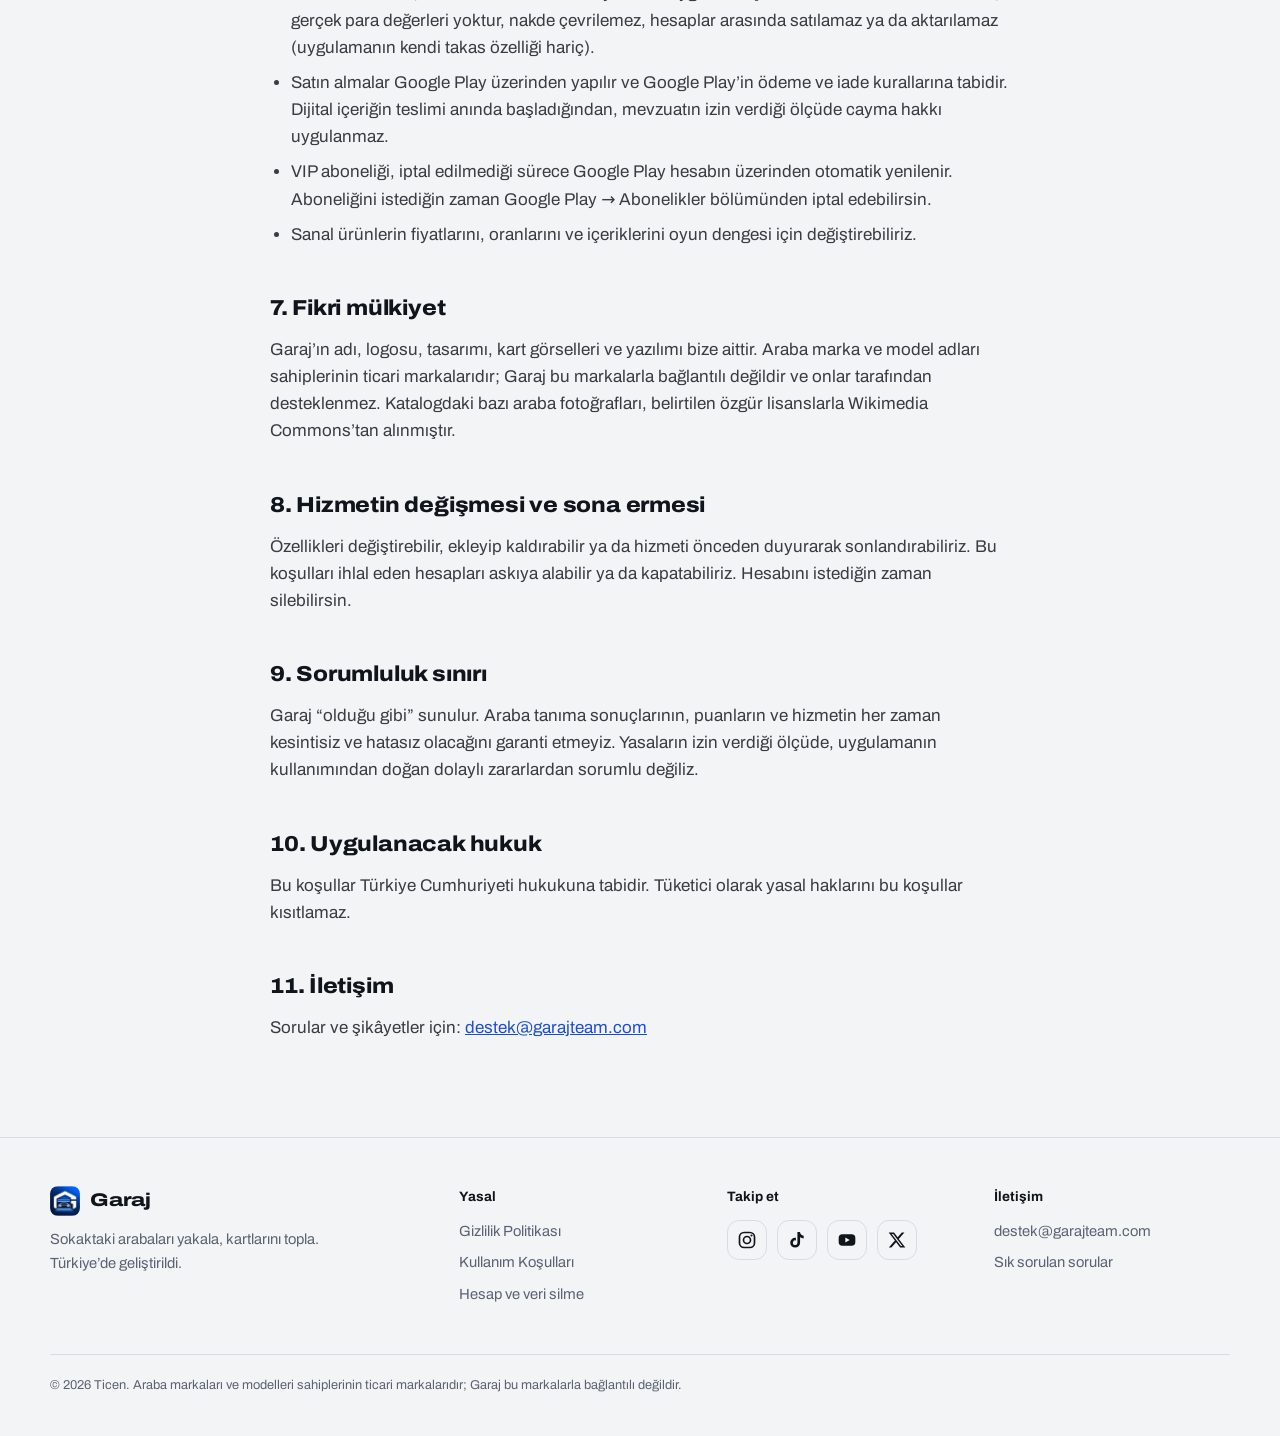
<file: kosullar.html>
<!doctype html>
<html lang="tr">
<head>
<meta charset="utf-8">
<meta name="viewport" content="width=device-width, initial-scale=1">
<title>Kullanım Koşulları — Garaj</title>
<meta name="baslik-tr" content="Kullanım Koşulları — Garaj">
<meta name="baslik-en" content="Terms of Use — Garaj">
<meta name="description" content="Garaj uygulamasının kullanım koşulları.">
<meta name="theme-color" content="#0b0e13" media="(prefers-color-scheme: dark)">
<meta name="theme-color" content="#f3f4f6" media="(prefers-color-scheme: light)">
<meta property="og:title" content="Kullanım Koşulları — Garaj">
<meta property="og:description" content="Garaj uygulamasının kullanım koşulları.">
<meta property="og:type" content="website">
<meta property="og:image" content="img/og.png">
<link rel="icon" type="image/png" href="favicon.png">
<link rel="apple-touch-icon" href="img/apple-touch-icon.png">
<link rel="preload" href="fonts/archivo-latin-wdth-normal.woff2" as="font" type="font/woff2" crossorigin>
<link rel="stylesheet" href="stil.css?v=20261109a">
<script src="site.js?v=20261109a"></script>
</head>
<body>
<a class="gizli" href="#icerik"><span data-l="tr">İçeriğe geç</span><span data-l="en">Skip to content</span></a>
<header class="ust">
  <div class="kap">
    <a class="marka" href="index.html"><img src="img/logo.webp" alt="" width="30" height="30">Garaj</a>
    <nav class="menu" aria-label="Ana menü">
      <a href="index.html#film"><span data-l="tr">Nasıl çalışır</span><span data-l="en">How it works</span></a>
      <a href="index.html#kartlar"><span data-l="tr">Kartlar</span><span data-l="en">Cards</span></a>
      <a href="index.html#uygulama"><span data-l="tr">Uygulama</span><span data-l="en">App</span></a>
      <a href="index.html#topluluk"><span data-l="tr">Topluluk</span><span data-l="en">Community</span></a>
      <a href="index.html#sss"><span data-l="tr">SSS</span><span data-l="en">FAQ</span></a>
    </nav>
    <div class="ayarlar">
      <div class="dil" role="group" aria-label="Dil / Language">
        <button type="button" data-dil="tr" aria-pressed="true">TR</button>
        <button type="button" data-dil="en" aria-pressed="false">EN</button>
      </div>
      <button type="button" class="tema-dugme">
        <svg class="ay" viewBox="0 0 24 24" fill="none" stroke="currentColor" stroke-width="2" stroke-linecap="round" stroke-linejoin="round" aria-hidden="true"><path d="M21 12.8A9 9 0 1 1 11.2 3a7 7 0 0 0 9.8 9.8z"/></svg>
        <svg class="gunes" viewBox="0 0 24 24" fill="none" stroke="currentColor" stroke-width="2" stroke-linecap="round" aria-hidden="true"><circle cx="12" cy="12" r="4.5"/><path d="M12 2v2M12 20v2M4.9 4.9l1.4 1.4M17.7 17.7l1.4 1.4M2 12h2M20 12h2M4.9 19.1l1.4-1.4M17.7 6.3l1.4-1.4"/></svg>
      </button>
    </div>
  </div>
</header>
<main id="icerik">
<div class="yasal"><div class="kap">

<article data-l="tr">
<h1>Kullanım Koşulları</h1>
<p class="tarih">Yürürlük tarihi: 4 Kasım 2026</p>
<div class="ozet"><p>Garaj’ı kullanarak bu koşulları kabul etmiş olursun. Kısaca: güvenli fotoğraf çek, hile yapma, başkalarına saygılı ol; sanal ürünlerin gerçek para değeri yoktur.</p></div>

<h2>1. Hizmet</h2>
<p>Garaj, <span data-ayar="gelistirici">Garaj</span> tarafından sunulan; gerçek arabaları fotoğraflayarak koleksiyon kartı topladığın bir mobil oyundur. Uygulamayı kullanmak için en az 13 yaşında olmalısın. 18 yaşından küçüksen ebeveyninin ya da vasinin onayıyla kullanmalısın.</p>

<h2>2. Hesabın</h2>
<p>Hesap bilgilerinin doğru olmasından ve şifrenin güvenliğinden sen sorumlusun. Herkes tek bir hesap kullanabilir. Hesabını başkasına satamaz ya da devredemezsin.</p>

<h2>3. Güvenlik ve fotoğraf çekme</h2>
<ul>
<li>Araç kullanırken asla uygulamayı kullanma ya da fotoğraf çekme.</li>
<li>Trafiği tehlikeye atacak, özel mülke izinsiz girecek ya da başkalarını rahatsız edecek şekilde fotoğraf çekme.</li>
<li>Başkalarının mahremiyetine saygı göster; insanları rızası olmadan fotoğrafının konusu yapma.</li>
</ul>
<p>Fotoğraf çekerken başına gelebilecek kazalardan, cezalardan ve uyuşmazlıklardan Garaj sorumlu değildir.</p>

<h2>4. Kurallar</h2>
<p>Şunlar yasaktır ve hesabının askıya alınmasına ya da kapatılmasına yol açabilir:</p>
<ul>
<li>İnternetten bulunan ya da başkasına ait fotoğrafları kendi çekimin gibi yüklemek</li>
<li>Hile, otomasyon, açık istismarı, birden fazla ya da sahte hesapla ödül toplamak</li>
<li>Küfür, hakaret, nefret söylemi, taciz, müstehcen ya da yasa dışı içerik paylaşmak (kullanıcı adı, plaka yazısı, kulüp adı ve mesajlar dahil)</li>
<li>Başka bir kişiyi ya da kurumu taklit etmek</li>
<li>Uygulamanın kodunu çözmeye, sunucularına zarar vermeye ya da yetkisiz erişmeye çalışmak</li>
</ul>

<h2>5. Senin içeriğin</h2>
<p>Yüklediğin fotoğrafların ve yazdığın içeriğin hakları sende kalır. Bu içeriği uygulamada göstermek, işlemek (örneğin araba tanıma) ve hizmeti sunmak için gereken ölçüde kullanmamız için bize dünya çapında, ücretsiz ve münhasır olmayan bir izin vermiş olursun. Bu izin, içeriği ya da hesabını sildiğinde sona erer. Kurallara aykırı içeriği önceden haber vermeden kaldırabiliriz.</p>

<h2>6. Sanal ürünler ve satın almalar</h2>
<ul>
<li>Araba stickerları, kartlar ve Butik ürünleri yalnızca uygulama içinde kullanılan sanal ürünlerdir; gerçek para değerleri yoktur, nakde çevrilemez, hesaplar arasında satılamaz ya da aktarılamaz (uygulamanın kendi takas özelliği hariç).</li>
<li>Satın almalar Google Play üzerinden yapılır ve Google Play’in ödeme ve iade kurallarına tabidir. Dijital içeriğin teslimi anında başladığından, mevzuatın izin verdiği ölçüde cayma hakkı uygulanmaz.</li>
<li>VIP aboneliği, iptal edilmediği sürece Google Play hesabın üzerinden otomatik yenilenir. Aboneliğini istediğin zaman Google Play → Abonelikler bölümünden iptal edebilirsin.</li>
<li>Sanal ürünlerin fiyatlarını, oranlarını ve içeriklerini oyun dengesi için değiştirebiliriz.</li>
</ul>

<h2>7. Fikri mülkiyet</h2>
<p>Garaj’ın adı, logosu, tasarımı, kart görselleri ve yazılımı bize aittir. Araba marka ve model adları sahiplerinin ticari markalarıdır; Garaj bu markalarla bağlantılı değildir ve onlar tarafından desteklenmez. Katalogdaki bazı araba fotoğrafları, belirtilen özgür lisanslarla Wikimedia Commons’tan alınmıştır.</p>

<h2>8. Hizmetin değişmesi ve sona ermesi</h2>
<p>Özellikleri değiştirebilir, ekleyip kaldırabilir ya da hizmeti önceden duyurarak sonlandırabiliriz. Bu koşulları ihlal eden hesapları askıya alabilir ya da kapatabiliriz. Hesabını istediğin zaman silebilirsin.</p>

<h2>9. Sorumluluk sınırı</h2>
<p>Garaj “olduğu gibi” sunulur. Araba tanıma sonuçlarının, puanların ve hizmetin her zaman kesintisiz ve hatasız olacağını garanti etmeyiz. Yasaların izin verdiği ölçüde, uygulamanın kullanımından doğan dolaylı zararlardan sorumlu değiliz.</p>

<h2>10. Uygulanacak hukuk</h2>
<p>Bu koşullar Türkiye Cumhuriyeti hukukuna tabidir. Tüketici olarak yasal haklarını bu koşullar kısıtlamaz.</p>

<h2>11. İletişim</h2>
<p>Sorular ve şikâyetler için: <a data-ayar="eposta" href="mailto:destek@garajteam.com">destek@garajteam.com</a></p>
</article>

<article data-l="en">
<h1>Terms of Use</h1>
<p class="tarih">Effective date: November 4, 2026</p>
<div class="ozet"><p>By using Garaj you agree to these terms. In short: take photos safely, don’t cheat, respect others; virtual items have no real-money value.</p></div>

<h2>1. The service</h2>
<p>Garaj is a mobile game provided by <span data-ayar="gelistirici">Garaj</span> in which you collect cards by photographing real cars. You must be at least 13 to use the app. If you are under 18, you should use it with the consent of a parent or guardian.</p>

<h2>2. Your account</h2>
<p>You are responsible for keeping your account details accurate and your password secure. Each person may use one account. You may not sell or transfer your account.</p>

<h2>3. Safety and photography</h2>
<ul>
<li>Never use the app or take photos while driving.</li>
<li>Don’t take photos in a way that endangers traffic, trespasses on private property or harasses others.</li>
<li>Respect other people’s privacy; don’t make people the subject of your photos without their consent.</li>
</ul>
<p>Garaj is not responsible for accidents, fines or disputes that arise while you take photos.</p>

<h2>4. Rules</h2>
<p>The following are prohibited and may lead to your account being suspended or closed:</p>
<ul>
<li>Uploading photos found online or taken by someone else as your own</li>
<li>Cheating, automation, exploiting bugs, or collecting rewards with multiple or fake accounts</li>
<li>Profanity, insults, hate speech, harassment, sexual or illegal content (including usernames, plate text, club names and messages)</li>
<li>Impersonating another person or organisation</li>
<li>Reverse engineering the app, harming its servers or attempting unauthorised access</li>
</ul>

<h2>5. Your content</h2>
<p>You keep the rights to photos you upload and content you write. You grant us a worldwide, royalty-free, non-exclusive licence to display and process that content (for example, for car recognition) as needed to provide the service. This licence ends when you delete the content or your account. We may remove content that breaks the rules without notice.</p>

<h2>6. Virtual items and purchases</h2>
<ul>
<li>Car stickers, cards and Boutique items are virtual items for use inside the app only. They have no real-money value, cannot be cashed out, and cannot be sold or transferred between accounts (except through the app’s own trading feature).</li>
<li>Purchases are made through Google Play and are subject to Google Play’s payment and refund policies. Because delivery of digital content begins immediately, the statutory right of withdrawal does not apply to the extent permitted by law.</li>
<li>The VIP subscription renews automatically through your Google Play account unless cancelled. You can cancel at any time in Google Play → Subscriptions.</li>
<li>We may change the prices, odds and contents of virtual items to keep the game balanced.</li>
</ul>

<h2>7. Intellectual property</h2>
<p>The Garaj name, logo, design, card artwork and software belong to us. Car brand and model names are trademarks of their respective owners; Garaj is not affiliated with or endorsed by them. Some catalogue car photos come from Wikimedia Commons under the free licences stated with them.</p>

<h2>8. Changes and termination</h2>
<p>We may change, add or remove features, or end the service with prior notice. We may suspend or close accounts that break these terms. You can delete your account at any time.</p>

<h2>9. Limitation of liability</h2>
<p>Garaj is provided “as is”. We don’t guarantee that car recognition results, scores or the service will always be uninterrupted or error-free. To the extent permitted by law, we are not liable for indirect damages arising from use of the app.</p>

<h2>10. Governing law</h2>
<p>These terms are governed by the laws of the Republic of Türkiye. Nothing in these terms limits your statutory rights as a consumer.</p>

<h2>11. Contact</h2>
<p>For questions and complaints: <a data-ayar="eposta" href="mailto:destek@garajteam.com">destek@garajteam.com</a></p>
</article>

</div></div>
</main>
<footer class="alt">
  <div class="kap">
    <div>
      <a class="marka" href="index.html"><img src="img/logo.webp" alt="" width="30" height="30">Garaj</a>
      <p><span data-l="tr">Sokaktaki arabaları yakala, kartlarını topla. Türkiye’de geliştirildi.</span><span data-l="en">Spot real cars on the street and collect them as cards. Made in Türkiye.</span></p>
    </div>
    <div>
      <h4><span data-l="tr">Yasal</span><span data-l="en">Legal</span></h4>
      <ul>
        <li><a href="gizlilik.html"><span data-l="tr">Gizlilik Politikası</span><span data-l="en">Privacy Policy</span></a></li>
        <li><a href="kosullar.html"><span data-l="tr">Kullanım Koşulları</span><span data-l="en">Terms of Use</span></a></li>
        <li><a href="hesap-silme.html"><span data-l="tr">Hesap ve veri silme</span><span data-l="en">Account &amp; data deletion</span></a></li>
      </ul>
    </div>
    <div>
      <h4><span data-l="tr">Takip et</span><span data-l="en">Follow</span></h4>
      <div class="alt-sosyal"><a data-sosyal="instagram" href="#" target="_blank" rel="noopener" aria-label="Instagram"><svg viewBox="0 0 24 24" aria-hidden="true"><rect x="3" y="3" width="18" height="18" rx="5.5" fill="none" stroke="currentColor" stroke-width="2"/><circle cx="12" cy="12" r="4.2" fill="none" stroke="currentColor" stroke-width="2"/><circle cx="17.4" cy="6.6" r="1.3" fill="currentColor"/></svg></a><a data-sosyal="tiktok" href="#" target="_blank" rel="noopener" aria-label="TikTok"><svg viewBox="0 0 24 24" aria-hidden="true"><path fill="currentColor" d="M15.6 2.5c.3 2.5 1.8 4.1 4.4 4.3v3.3c-1.6 0-3-.5-4.3-1.4v6.5a5.9 5.9 0 1 1-5.9-5.9l.9.1v3.3a2.7 2.7 0 1 0 1.8 2.5V2.5h3.1z"/></svg></a><a data-sosyal="youtube" href="#" target="_blank" rel="noopener" aria-label="YouTube"><svg viewBox="0 0 24 24" aria-hidden="true"><rect x="2" y="5" width="20" height="14" rx="4.5" fill="currentColor"/><path d="M10 9v6l5.2-3z" fill="var(--zemin)"/></svg></a><a data-sosyal="x" href="#" target="_blank" rel="noopener" aria-label="X"><svg viewBox="0 0 24 24" aria-hidden="true"><path fill="currentColor" d="M17.8 3h3.1l-6.8 7.8L22 21h-6.2l-4.9-6.4L5.3 21H2.2l7.3-8.3L2 3h6.4l4.4 5.8L17.8 3zm-1.1 16.2h1.7L7.4 4.7H5.6l11.1 14.5z"/></svg></a></div>
    </div>
    <div>
      <h4><span data-l="tr">İletişim</span><span data-l="en">Contact</span></h4>
      <ul>
        <li><a data-ayar="eposta" href="mailto:destek@garajteam.com">destek@garajteam.com</a></li>
        <li><a href="index.html#sss"><span data-l="tr">Sık sorulan sorular</span><span data-l="en">Frequently asked questions</span></a></li>
      </ul>
    </div>
    <p class="telif">© <span data-ayar="yil">2026</span> <span data-ayar="gelistirici">Garaj</span>. <span data-l="tr">Araba markaları ve modelleri sahiplerinin ticari markalarıdır; Garaj bu markalarla bağlantılı değildir.</span><span data-l="en">Car brands and model names are trademarks of their owners; Garaj is not affiliated with them.</span></p>
  </div>
</footer>
</body>
</html>
</file>
<file: stil.css>
/* ================= Garaj — web sitesi ================= */
@font-face {
  font-family: 'Archivo';
  font-style: normal;
  font-display: swap;
  font-weight: 100 900;
  font-stretch: 62% 125%;
  src: url(fonts/archivo-latin-ext-wdth-normal.woff2) format('woff2-variations');
  unicode-range: U+0100-02BA, U+02BD-02C5, U+02C7-02CC, U+02CE-02D7, U+02DD-02FF, U+0304, U+0308, U+0329, U+1D00-1DBF, U+1E00-1E9F, U+1EF2-1EFF, U+2020, U+20A0-20AB, U+20AD-20C0, U+2113, U+2C60-2C7F, U+A720-A7FF;
}
@font-face {
  font-family: 'Archivo';
  font-style: normal;
  font-display: swap;
  font-weight: 100 900;
  font-stretch: 62% 125%;
  src: url(fonts/archivo-latin-wdth-normal.woff2) format('woff2-variations');
  unicode-range: U+0000-00FF, U+0131, U+0152-0153, U+02BB-02BC, U+02C6, U+02DA, U+02DC, U+0304, U+0308, U+0329, U+2000-206F, U+20AC, U+2122, U+2191, U+2193, U+2212, U+2215, U+FEFF, U+FFFD;
}

/* ---------- Renkler: gündüz ---------- */
:root {
  --zemin: #f3f4f6;
  --yuzey: #ffffff;
  --yazi: #10141b;
  --soluk: #5a6372;
  --cizgi: #d8dce2;
  --mavi: #2459e8;
  --mavi-yazi: #1d4ed8;
  --sari: #f2b705;
  --yol: #c9cdd4;
  --kaldirim: #e1e4e8;
  --serit: #ffffff;
  --golge: 0 1px 2px rgba(16, 20, 27, 0.06), 0 8px 24px rgba(16, 20, 27, 0.08);
  --gece: 0;
  color-scheme: light;
}
/* ---------- Renkler: gece ---------- */
:root[data-tema='koyu'] {
  --zemin: #0b0e13;
  --yuzey: #12161d;
  --yazi: #e8ecf2;
  --soluk: #8a94a4;
  --cizgi: #232a35;
  --mavi: #5b86ff;
  --mavi-yazi: #8aa9ff;
  --sari: #e8b008;
  --yol: #141920;
  --kaldirim: #1b2029;
  --serit: rgba(255, 255, 255, 0.24);
  --golge: 0 1px 2px rgba(0, 0, 0, 0.4), 0 10px 30px rgba(0, 0, 0, 0.35);
  --gece: 1;
  color-scheme: dark;
}
@media (prefers-color-scheme: dark) {
  :root:not([data-tema='acik']) {
    --zemin: #0b0e13;
    --yuzey: #12161d;
    --yazi: #e8ecf2;
    --soluk: #8a94a4;
    --cizgi: #232a35;
    --mavi: #5b86ff;
    --mavi-yazi: #8aa9ff;
    --sari: #e8b008;
    --yol: #141920;
    --kaldirim: #1b2029;
    --serit: rgba(255, 255, 255, 0.24);
    --golge: 0 1px 2px rgba(0, 0, 0, 0.4), 0 10px 30px rgba(0, 0, 0, 0.35);
    --gece: 1;
    color-scheme: dark;
  }
}

/* ---------- Temel ---------- */
*,
*::before,
*::after {
  box-sizing: border-box;
}
html {
  -webkit-text-size-adjust: 100%;
  scroll-behavior: smooth;
  scroll-padding-top: 80px;
}
body {
  margin: 0;
  background: var(--zemin);
  color: var(--yazi);
  font-family: 'Archivo', system-ui, -apple-system, 'Segoe UI', Roboto, sans-serif;
  font-size: 1.0625rem;
  line-height: 1.6;
  font-stretch: 100%;
  -webkit-font-smoothing: antialiased;
  text-rendering: optimizeLegibility;
  transition: background-color 0.3s ease, color 0.3s ease;
}
img {
  max-width: 100%;
  display: block;
}
a {
  color: var(--mavi-yazi);
}
:focus-visible {
  outline: 2px solid var(--mavi);
  outline-offset: 3px;
  border-radius: 4px;
}
h1,
h2,
h3 {
  margin: 0;
  font-weight: 800;
  line-height: 1;
}
p {
  margin: 0;
}
.kap {
  width: min(1180px, 100% - 40px);
  margin-inline: auto;
}

/* dil */
html[lang='tr'] [data-l='en'],
html[lang='en'] [data-l='tr'] {
  display: none !important;
}

.gizli {
  position: absolute;
  left: -9999px;
}
.gizli:focus {
  left: 16px;
  top: 16px;
  z-index: 100;
  background: var(--yuzey);
  padding: 8px 14px;
  border-radius: 8px;
}

/* ---------- Üst çubuk ---------- */
.ust {
  position: sticky;
  top: 0;
  z-index: 50;
  background: color-mix(in srgb, var(--zemin) 82%, transparent);
  backdrop-filter: saturate(1.4) blur(14px);
  -webkit-backdrop-filter: saturate(1.4) blur(14px);
  border-bottom: 1px solid transparent;
  transition: border-color 0.2s;
}
.ust.kaydi {
  border-bottom-color: var(--cizgi);
}
.ust .kap {
  display: flex;
  align-items: center;
  gap: 28px;
  height: 64px;
}
.marka {
  display: flex;
  align-items: center;
  gap: 10px;
  color: var(--yazi);
  text-decoration: none;
  font-weight: 800;
  font-stretch: 125%;
  font-size: 1.15rem;
  letter-spacing: -0.01em;
}
.marka img {
  width: 30px;
  height: 30px;
  border-radius: 8px;
}
.menu {
  display: flex;
  gap: 24px;
  margin-left: auto;
}
.menu a {
  color: var(--soluk);
  text-decoration: none;
  font-size: 0.95rem;
  font-weight: 500;
  transition: color 0.15s;
}
.menu a:hover {
  color: var(--yazi);
}
.ayarlar {
  display: flex;
  gap: 8px;
  align-items: center;
}
.dil {
  display: flex;
  border: 1px solid var(--cizgi);
  border-radius: 999px;
  padding: 3px;
}
.dil button,
.tema-dugme {
  font: inherit;
  cursor: pointer;
  color: var(--soluk);
  background: none;
  border: 0;
}
.dil button {
  font-size: 0.8rem;
  font-weight: 700;
  padding: 4px 10px;
  border-radius: 999px;
}
.dil button[aria-pressed='true'] {
  background: var(--yazi);
  color: var(--zemin);
}
.tema-dugme {
  width: 36px;
  height: 36px;
  border-radius: 999px;
  border: 1px solid var(--cizgi);
  display: grid;
  place-items: center;
}
.tema-dugme svg {
  width: 17px;
  height: 17px;
}
.tema-dugme:hover,
.dil button:hover {
  color: var(--yazi);
}
:root[data-tema='koyu'] .tema-dugme .ay,
:root:not([data-tema='koyu']) .tema-dugme .gunes {
  display: none;
}

/* ---------- Mağaza düğmeleri ---------- */
.magazalar {
  display: flex;
  flex-wrap: wrap;
  gap: 10px;
  margin-top: 22px;
}
.magaza {
  display: inline-flex;
  align-items: center;
  gap: 10px;
  height: 52px;
  padding: 0 18px 0 14px;
  border-radius: 12px;
  background: var(--yazi);
  color: var(--zemin);
  text-decoration: none;
  line-height: 1.1;
}
.magaza svg {
  width: 22px;
  height: 22px;
  flex: none;
}
.magaza small {
  display: block;
  font-size: 0.7rem;
  opacity: 0.75;
}
.magaza b {
  font-size: 1.02rem;
  font-weight: 700;
}
.magaza.ikincil {
  background: none;
  color: var(--yazi);
  border: 1px solid var(--cizgi);
}
.magaza[aria-disabled='true'] {
  cursor: default;
}
.not-kucuk {
  margin-top: 12px;
  font-size: 0.82rem;
  color: var(--soluk);
}

/* ---------- Sinematik giriş ---------- */
.dev {
  font-size: clamp(2.5rem, 6vw, 5.2rem);
  font-stretch: 125%;
  font-weight: 800;
  letter-spacing: -0.035em;
  line-height: 0.92;
  text-wrap: balance;
}
.ust.sahnede {
  background: linear-gradient(rgba(3, 5, 10, 0.72), rgba(3, 5, 10, 0));
  backdrop-filter: none;
  -webkit-backdrop-filter: none;
  border-bottom-color: transparent;
  --yazi: #eef1f6;
  --soluk: rgba(230, 236, 246, 0.7);
  --cizgi: rgba(255, 255, 255, 0.18);
  --zemin: #05070c;
  color: #eef1f6;
}
.film {
  position: relative;
  height: 560vh;
  margin-top: -64px;
  background: #05070c;
  color: #eef1f6;
}
.film-sahne {
  position: sticky;
  top: 0;
  height: 100vh;
  height: 100svh;
  overflow: hidden;
  contain: layout paint;
}
.film-sahne canvas.sokak {
  position: absolute;
  inset: 0;
  width: 100%;
  height: 100%;
  display: block;
}
.karartma {
  position: absolute;
  inset: 0;
  background: radial-gradient(120% 90% at 50% 45%, rgba(4, 6, 12, 0.75), rgba(2, 3, 6, 0.98));
  opacity: 0;
  pointer-events: none;
}
.film-flas {
  position: absolute;
  inset: 0;
  background: #fff;
  opacity: 0;
  pointer-events: none;
}
.film .vizor {
  position: absolute;
  left: 0;
  top: 0;
  opacity: 0;
  pointer-events: none;
  will-change: transform, width, height, opacity;
  --r: rgba(255, 255, 255, 0.92);
}
.film .vizor i {
  position: absolute;
  width: 22px;
  height: 22px;
  border: 2.5px solid var(--r);
  filter: drop-shadow(0 0 6px rgba(0, 0, 0, 0.6));
  transition: border-color 0.2s;
}
.film .vizor i:nth-child(1) { left: 0; top: 0; border-right: 0; border-bottom: 0; border-top-left-radius: 6px; }
.film .vizor i:nth-child(2) { right: 0; top: 0; border-left: 0; border-bottom: 0; border-top-right-radius: 6px; }
.film .vizor i:nth-child(3) { left: 0; bottom: 0; border-right: 0; border-top: 0; border-bottom-left-radius: 6px; }
.film .vizor i:nth-child(4) { right: 0; bottom: 0; border-left: 0; border-top: 0; border-bottom-right-radius: 6px; }
.film .vizor b {
  position: absolute;
  left: 50%;
  top: 50%;
  width: 18px;
  height: 18px;
  margin: -9px 0 0 -9px;
  border: 1.5px solid var(--r);
  border-radius: 50%;
  transition: opacity 0.2s;
}
.film .vizor.kilit {
  --r: #f2b705;
}
.film .vizor.kilit b {
  opacity: 0;
}
.tarama {
  position: absolute;
  left: 0;
  top: 0;
  height: 2px;
  opacity: 0;
  pointer-events: none;
  background: linear-gradient(90deg, transparent, #7fb0ff 20%, #fff 50%, #7fb0ff 80%, transparent);
  box-shadow: 0 0 18px 4px rgba(110, 160, 255, 0.55);
}
.bilgi {
  position: absolute;
  left: 0;
  top: 0;
  opacity: 0;
  pointer-events: none;
  padding: 7px 12px 8px;
  border-radius: 10px;
  background: rgba(8, 12, 22, 0.72);
  border: 1px solid rgba(140, 170, 255, 0.28);
  backdrop-filter: blur(6px);
  -webkit-backdrop-filter: blur(6px);
  white-space: nowrap;
  line-height: 1.2;
}
.bilgi small {
  display: block;
  font-size: 0.68rem;
  color: rgba(200, 215, 245, 0.7);
}
.bilgi b {
  font-size: 0.92rem;
  font-weight: 700;
  font-stretch: 108%;
}

/* oluşan kart */
.film-kart {
  position: absolute;
  left: 0;
  top: 0;
  width: clamp(210px, 21vw, 280px);
  aspect-ratio: 5 / 7;
  opacity: 0;
  pointer-events: none;
  transform-origin: 50% 50%;
  will-change: transform, opacity;
  perspective: 1200px;
  --cerceve: 0;
}
.kart-don {
  position: absolute;
  inset: 0;
  transform-style: preserve-3d;
  will-change: transform;
}
.kart-on,
.kart-arka {
  position: absolute;
  inset: 0;
  border-radius: 16px;
  backface-visibility: hidden;
  -webkit-backface-visibility: hidden;
}
.kart-on {
  padding: 5px;
  background: linear-gradient(140deg, #4a5262, #1c2230 45%, #5a6274);
  display: flex;
  flex-direction: column;
  box-shadow: 0 30px 80px rgba(0, 0, 0, 0.6), 0 0 0 1px rgba(255, 255, 255, 0.08);
}
.kart-on > * {
  position: relative;
}
.kart-on::before {
  content: '';
  position: absolute;
  inset: 5px;
  border-radius: 12px;
  background: #0b0f17;
}
.kart-on.altin {
  background: linear-gradient(140deg, #fff0b0, #c8961e 30%, #ffe08a 55%, #8a6200 80%, #f5c84a);
  box-shadow: 0 30px 90px rgba(0, 0, 0, 0.6), 0 0 60px rgba(245, 190, 60, 0.35);
}
.kart-on.altin::before {
  background: radial-gradient(120% 70% at 50% 0%, #3a2a08, #120d04 70%);
}
.kart-ust {
  display: flex;
  justify-content: space-between;
  align-items: center;
  padding: 10px 12px 8px;
  font-size: 0.78rem;
  font-weight: 800;
  font-stretch: 112%;
  color: #f5c84a;
  opacity: 0;
  transition: opacity 0.3s;
}
.kart-on.altin .kart-ust {
  opacity: 1;
}
.kart-yildiz {
  letter-spacing: 0.05em;
}
.film-kart canvas {
  display: block;
  margin: 0 8px;
  width: calc(100% - 16px);
  flex: 1;
  min-height: 0;
  border-radius: 8px;
  opacity: calc(0.35 + var(--cerceve) * 0.65);
}
.kart-alt {
  display: flex;
  justify-content: space-between;
  align-items: center;
  gap: 8px;
  padding: 10px 12px 12px;
  opacity: var(--cerceve);
}
.kart-ad {
  font-weight: 800;
  font-stretch: 118%;
  font-size: 1.05rem;
  letter-spacing: -0.01em;
}
.kart-puan {
  display: inline-flex;
  align-items: center;
  gap: 6px;
  background: #fff;
  color: #10141b;
  border-radius: 4px;
  padding: 2px 8px 2px 0;
  font-weight: 800;
  font-variant-numeric: tabular-nums;
  font-size: 0.88rem;
  overflow: hidden;
}
.kart-puan s {
  text-decoration: none;
  background: #1f4fd6;
  color: #fff;
  font-size: 0.55rem;
  padding: 5px 3px;
}
.kart-arka {
  transform: rotateY(180deg);
  background: repeating-linear-gradient(45deg, rgba(255, 255, 255, 0.04) 0 2px, transparent 2px 10px), linear-gradient(150deg, #1c2a52, #0a1024);
  border: 1px solid rgba(140, 170, 255, 0.3);
  display: grid;
  place-items: center;
}
.kart-arka img {
  width: 34%;
  border-radius: 22%;
  box-shadow: 0 10px 30px rgba(0, 0, 0, 0.5);
}

/* deste */
.deste {
  position: absolute;
  left: 0;
  top: 0;
  width: 0;
  height: 0;
  opacity: 0;
  pointer-events: none;
  --ac: 0;
}
.deste i {
  position: absolute;
  left: -48px;
  top: -67px;
  width: 96px;
  height: 134px;
  border-radius: 9px;
  background: repeating-linear-gradient(45deg, rgba(255, 255, 255, 0.04) 0 2px, transparent 2px 8px), linear-gradient(150deg, #1c2a52, #0a1024);
  border: 1px solid rgba(140, 170, 255, 0.3);
  box-shadow: 0 12px 30px rgba(0, 0, 0, 0.5);
  transform-origin: 50% 120%;
}
.deste i:nth-child(1) { transform: rotate(calc(var(--ac) * -24deg)); border-color: rgba(200, 210, 225, 0.5); }
.deste i:nth-child(2) { transform: rotate(calc(var(--ac) * -12deg)); border-color: rgba(90, 140, 255, 0.7); }
.deste i:nth-child(3) { transform: rotate(calc(var(--ac) * 12deg)); border-color: rgba(220, 140, 255, 0.7); }
.deste i:nth-child(4) { transform: rotate(calc(var(--ac) * 24deg)); border-color: rgba(200, 210, 225, 0.5); }

/* altyazılar */
.altyazilar {
  position: absolute;
  left: max(24px, 6vw);
  bottom: max(28px, 9vh);
  width: min(560px, 100% - 48px);
  pointer-events: none;
}
.altyazi {
  position: absolute;
  left: 0;
  bottom: 0;
  width: 100%;
  opacity: 0;
  visibility: hidden;
  text-shadow: 0 2px 24px rgba(0, 0, 0, 0.7);
}
.altyazi.giris-yazi {
  width: min(900px, 100vw - 48px);
}
.altyazi h2 {
  font-size: clamp(1.7rem, 3.4vw, 2.7rem);
  font-stretch: 118%;
  letter-spacing: -0.025em;
  line-height: 1.02;
  text-wrap: balance;
}
.altyazi p {
  margin-top: 12px;
  font-size: 1.05rem;
  color: rgba(225, 232, 245, 0.78);
  max-width: 46ch;
}
.altyazi .dev {
  color: #fff;
}
.altyazi.cagri {
  pointer-events: auto;
}
.altyazi.cagri .magaza {
  background: #fff;
  color: #0b0e13;
}
.altyazi.cagri .not-kucuk {
  color: rgba(225, 232, 245, 0.6);
}
.ray {
  position: absolute;
  right: max(18px, 3vw);
  top: 50%;
  transform: translateY(-50%);
  display: flex;
  flex-direction: column;
  gap: 10px;
}
.ray i {
  width: 4px;
  height: 18px;
  border-radius: 2px;
  background: rgba(255, 255, 255, 0.2);
  transition: background-color 0.3s, height 0.3s;
}
.ray i.aktif {
  height: 34px;
  background: #fff;
}
.kaydir-ipucu {
  position: absolute;
  left: 50%;
  bottom: 22px;
  transform: translateX(-50%);
  display: flex;
  flex-direction: column;
  align-items: center;
  gap: 8px;
  font-size: 0.78rem;
  color: rgba(225, 232, 245, 0.65);
}
.kaydir-ipucu em {
  width: 1.5px;
  height: 34px;
  background: linear-gradient(rgba(255, 255, 255, 0.7), transparent);
  animation: kaydir 1.8s ease-in-out infinite;
  transform-origin: top;
}
@keyframes kaydir {
  0% { transform: scaleY(0); opacity: 1; }
  60% { transform: scaleY(1); opacity: 1; }
  100% { transform: scaleY(1); opacity: 0; }
}

/* ---------- Bölümler ---------- */
.bolum {
  padding: clamp(80px, 11vw, 144px) 0;
}
.bolum + .bolum {
  border-top: 1px solid var(--cizgi);
}
.bolum-ust {
  display: grid;
  grid-template-columns: minmax(0, 1fr) minmax(0, 0.9fr);
  gap: 48px;
  align-items: end;
}
.baslik {
  font-size: clamp(2.1rem, 4.6vw, 3.9rem);
  font-stretch: 122%;
  letter-spacing: -0.035em;
  line-height: 0.95;
  text-wrap: balance;
}
.alt-baslik {
  color: var(--soluk);
  max-width: 46ch;
  font-size: 1.08rem;
}

/* nadirlik rafı: dört gerçek kart */
.raf {
  display: grid;
  grid-template-columns: repeat(4, minmax(0, 1fr));
  gap: clamp(16px, 2vw, 28px);
  width: min(1180px, 100% - 40px);
  margin: clamp(48px, 6vw, 72px) auto 0;
  outline: none;
}
.nk {
  margin: 0;
}
.nk-kart {
  aspect-ratio: 5 / 7;
  border-radius: 18px;
  padding: 6px;
  background: var(--cerceve);
  box-shadow: 0 1px 2px rgba(0, 0, 0, 0.1), 0 24px 50px -18px var(--isik, rgba(0, 0, 0, 0.35));
  transform: perspective(900px) rotateX(var(--rx, 0deg)) rotateY(var(--ry, 0deg));
  transition: transform 0.5s cubic-bezier(0.2, 0.8, 0.2, 1), box-shadow 0.4s;
  position: relative;
  isolation: isolate;
  --mx: 50%;
  --my: 30%;
}
.nk-kart::after {
  content: '';
  position: absolute;
  inset: 0;
  border-radius: inherit;
  pointer-events: none;
  background: radial-gradient(circle at var(--mx) var(--my), rgba(255, 255, 255, 0.32), transparent 42%);
  mix-blend-mode: soft-light;
  opacity: 0;
  transition: opacity 0.3s;
}
.nk-kart.egik {
  transition: transform 0.08s linear, box-shadow 0.4s;
}
.nk-kart.egik::after {
  opacity: 1;
}
.nk-ic {
  height: 100%;
  border-radius: 13px;
  background: var(--ic, #0d1119);
  color: #fff;
  display: flex;
  flex-direction: column;
  overflow: hidden;
}
.nk-ust {
  display: flex;
  justify-content: space-between;
  align-items: center;
  padding: 12px 14px 10px;
  font-size: 0.82rem;
  font-weight: 800;
  font-stretch: 112%;
}
.nk-ust i {
  font-style: normal;
  color: var(--vurgu);
  letter-spacing: 0.04em;
}
.mini-foto {
  display: block;
  flex: 1;
  min-height: 0;
  width: calc(100% - 16px);
  margin: 0 8px;
  border-radius: 9px;
  background: #0a0d14;
}
.nk-alt {
  display: flex;
  justify-content: space-between;
  align-items: center;
  gap: 8px;
  padding: 11px 14px 13px;
  font-size: 0.78rem;
}
.nk-alt em {
  font-style: normal;
  color: rgba(255, 255, 255, 0.72);
  text-align: right;
}
.nk-sik {
  display: flex;
  gap: 3px;
}
.nk-sik i {
  width: 6px;
  height: 14px;
  border-radius: 2px;
  background: rgba(255, 255, 255, 0.16);
}
.nk-sik i.dolu {
  background: var(--vurgu);
}
.nk h3 {
  margin-top: 22px;
  font-size: 1.35rem;
  font-stretch: 118%;
  letter-spacing: -0.02em;
}
.nk p {
  margin-top: 8px;
  color: var(--soluk);
  font-size: 0.98rem;
}
.nk.n0 {
  --cerceve: repeating-linear-gradient(90deg, rgba(255, 255, 255, 0.2) 0 1px, transparent 1px 3px), linear-gradient(150deg, #eef1f4, #9aa2ac 45%, #d5dae0 70%, #8a929c);
  --vurgu: #d4dae2;
}
.nk.n1 {
  --cerceve: linear-gradient(27deg, #0e1d45 5px, transparent 5px) 0 5px / 20px 20px, linear-gradient(207deg, #0e1d45 5px, transparent 5px) 10px 0 / 20px 20px, linear-gradient(27deg, #1b3a80 5px, transparent 5px) 0 10px / 20px 20px, linear-gradient(207deg, #1b3a80 5px, transparent 5px) 10px 5px / 20px 20px, linear-gradient(90deg, #132a62 10px, transparent 10px) 0 0 / 20px 20px, linear-gradient(#16306c 25%, #10255a 25% 50%, transparent 50% 75%, #1b3a80 75%) 0 0 / 20px 20px, #2459e8;
  --vurgu: #7ea8ff;
  --isik: rgba(36, 89, 232, 0.55);
  --ic: linear-gradient(#0c1630, #0a0f1d);
}
.nk.n2 {
  --cerceve: repeating-linear-gradient(100deg, rgba(255, 255, 255, 0.14) 0 1px, transparent 1px 4px), linear-gradient(120deg, #8a6514, #f1cc62 28%, #fff1bd 44%, #c8961e 62%, #6e4f0e);
  --vurgu: #f5c84a;
  --isik: rgba(214, 160, 40, 0.55);
  --ic: radial-gradient(120% 70% at 50% 0%, #3a2a08, #110c04 70%);
}
.nk.n3 {
  --cerceve: conic-gradient(from var(--a, 0deg), #ff8fd2, #ffe08a, #8affd0, #8ad4ff, #c49bff, #ff8fd2);
  --vurgu: #ffe08a;
  --isik: rgba(190, 120, 255, 0.55);
  --ic: radial-gradient(90% 60% at 30% 10%, #35195c, #0c0a1d 70%);
  animation: holo 7s linear infinite;
}
@property --a {
  syntax: '<angle>';
  inherits: false;
  initial-value: 0deg;
}
@keyframes holo {
  to {
    --a: 360deg;
  }
}

/* oyun modları */
.modlar {
  margin-top: clamp(44px, 6vw, 64px);
  display: grid;
  grid-template-columns: minmax(0, 0.85fr) minmax(0, 1.4fr);
  gap: clamp(24px, 4vw, 56px);
  align-items: stretch;
}
.mod-sekmeler {
  display: flex;
  flex-direction: column;
  border-top: 1px solid var(--cizgi);
}
.mod-sekme {
  font: inherit;
  color: inherit;
  text-align: left;
  background: none;
  border: 0;
  border-bottom: 1px solid var(--cizgi);
  padding: 18px 4px 18px 0;
  cursor: pointer;
  display: grid;
  grid-template-columns: 1fr auto;
  gap: 4px 16px;
  align-items: baseline;
  position: relative;
}
.mod-ad {
  font-size: 1.12rem;
  font-weight: 700;
  font-stretch: 110%;
  color: var(--soluk);
  transition: color 0.2s;
}
.mod-deger {
  font-size: 0.86rem;
  font-weight: 700;
  color: var(--soluk);
  opacity: 0;
  transition: opacity 0.2s;
}
.mod-sekme:hover .mod-ad {
  color: var(--yazi);
}
.mod-sekme[aria-selected='true'] .mod-ad {
  color: var(--yazi);
}
.mod-sekme[aria-selected='true'] .mod-deger {
  opacity: 1;
  color: var(--mavi-yazi);
}
.mod-sure {
  position: absolute;
  left: 0;
  right: 0;
  bottom: -1px;
  height: 2px;
  background: var(--yazi);
  transform: scaleX(0);
  transform-origin: left;
}
.mod-sekme[aria-selected='true'] .mod-sure {
  transform: scaleX(var(--ilerleme, 1));
}
.mod-sahne {
  position: relative;
  min-height: 460px;
  border-radius: 24px;
  background: radial-gradient(120% 90% at 70% 0%, #17213a, #080b12 70%);
  color: #eef1f6;
  overflow: hidden;
  border: 1px solid rgba(255, 255, 255, 0.06);
}
.mod-sahne::before {
  content: '';
  position: absolute;
  inset: 0;
  background-image: linear-gradient(rgba(255, 255, 255, 0.04) 1px, transparent 1px), linear-gradient(90deg, rgba(255, 255, 255, 0.04) 1px, transparent 1px);
  background-size: 32px 32px;
  mask-image: radial-gradient(80% 70% at 50% 40%, #000, transparent);
  -webkit-mask-image: radial-gradient(80% 70% at 50% 40%, #000, transparent);
}
.mod-panel {
  position: absolute;
  inset: 0;
  display: flex;
  flex-direction: column;
  padding: 28px;
  animation: panel-gel 0.5s cubic-bezier(0.2, 0.8, 0.2, 1);
}
.mod-panel[hidden] {
  display: none;
}
@keyframes panel-gel {
  from {
    opacity: 0;
    transform: translateY(10px);
  }
}
.mod-gorsel {
  flex: 1;
  display: grid;
  place-items: center;
  position: relative;
  min-height: 0;
}
.mod-panel > p {
  color: rgba(225, 232, 245, 0.78);
  max-width: 52ch;
  font-size: 1rem;
  position: relative;
}
.cip {
  display: inline-block;
  padding: 6px 12px;
  border-radius: 999px;
  background: rgba(255, 255, 255, 0.08);
  border: 1px solid rgba(255, 255, 255, 0.12);
  font-size: 0.8rem;
  font-weight: 700;
  white-space: nowrap;
}
/* mini kart */
.mk {
  display: block;
  width: 40px;
  height: 56px;
  border-radius: 6px;
  background: repeating-linear-gradient(45deg, rgba(255, 255, 255, 0.05) 0 2px, transparent 2px 7px), linear-gradient(150deg, #1c2a52, #0a1024);
  border: 1.5px solid rgba(140, 170, 255, 0.45);
  box-shadow: 0 8px 18px rgba(0, 0, 0, 0.4);
}
.mk.buyuk {
  width: 92px;
  height: 128px;
  border-radius: 11px;
  border-width: 3px;
}
.mk.n1 {
  border-color: #4f86ff;
  box-shadow: 0 0 30px rgba(79, 134, 255, 0.4);
}
.mk.n2 {
  border-color: #f5c84a;
  background: radial-gradient(120% 70% at 50% 0%, #3a2a08, #110c04 70%);
  box-shadow: 0 0 40px rgba(245, 200, 74, 0.45);
}
.mk.n3 {
  border-color: #c49bff;
  background: radial-gradient(90% 60% at 30% 10%, #35195c, #0c0a1d 70%);
  box-shadow: 0 0 40px rgba(196, 155, 255, 0.5);
}

/* düello */
.g-duello {
  display: grid;
  grid-template-columns: 1fr auto 1fr;
  align-items: center;
  gap: 18px;
  width: 100%;
  max-width: 460px;
  text-align: center;
}
.g-duello .el {
  display: flex;
  justify-content: center;
}
.g-duello .el .mk {
  width: 54px;
  height: 76px;
  border-radius: 8px;
}
.g-duello .el .mk + .mk {
  margin-left: -30px;
}
.g-duello .el .mk:nth-child(1) { transform: rotate(-12deg) translateY(8px); }
.g-duello .el .mk:nth-child(2) { transform: rotate(-6deg) translateY(2px); }
.g-duello .el .mk:nth-child(4) { transform: rotate(6deg) translateY(2px); }
.g-duello .el .mk:nth-child(5) { transform: rotate(12deg) translateY(8px); }
.g-duello .sag .mk { border-color: rgba(255, 140, 120, 0.55); }
.g-duello .vs {
  font-size: 2.2rem;
  font-weight: 800;
  font-stretch: 125%;
  letter-spacing: -0.04em;
}
.turlar {
  grid-column: 1 / -1;
  display: flex;
  justify-content: center;
  gap: 8px;
  margin-top: 18px;
}
.turlar i {
  width: 30px;
  height: 6px;
  border-radius: 3px;
  background: rgba(255, 255, 255, 0.14);
}
.turlar i.k { background: #4f86ff; }
.turlar i.r { background: #ff8c78; }
.g-duello .cip {
  grid-column: 1 / -1;
  justify-self: center;
  margin-top: 6px;
}

/* etkinlik */
.g-etkinlik {
  width: 100%;
  max-width: 470px;
}
.g-etkinlik strong {
  display: block;
  margin: 14px 0 22px;
  font-size: clamp(2rem, 4vw, 3rem);
  font-stretch: 125%;
  letter-spacing: -0.035em;
  line-height: 1;
}
.gunler {
  display: grid;
  grid-template-columns: repeat(7, 1fr);
  gap: 6px;
}
.gunler i {
  font-style: normal;
  font-size: 0.74rem;
  font-weight: 700;
  text-align: center;
  padding: 26px 0 8px;
  border-radius: 10px;
  background: rgba(255, 255, 255, 0.05);
  color: rgba(225, 232, 245, 0.5);
}
.gunler i.gecti {
  background: rgba(79, 134, 255, 0.18);
  color: #a9c4ff;
}
.gunler i.bugun {
  background: #4f86ff;
  color: #fff;
  box-shadow: 0 0 30px rgba(79, 134, 255, 0.45);
}
.siralama {
  display: flex;
  gap: 8px;
  align-items: flex-end;
  margin-top: 22px;
  height: 70px;
}
.siralama span {
  flex: 1;
  display: grid;
  place-items: end center;
  padding-bottom: 6px;
  border-radius: 8px 8px 0 0;
  background: rgba(255, 255, 255, 0.08);
  font-weight: 800;
  font-size: 0.85rem;
}
.siralama span:nth-child(1) { height: 100%; }
.siralama span:nth-child(2) { height: 78%; }
.siralama span.sen { height: 62%; background: rgba(245, 200, 74, 0.25); color: #f5c84a; }

/* kulüp */
.g-kulup {
  display: grid;
  grid-template-columns: auto 1fr;
  gap: 22px 26px;
  align-items: center;
  width: 100%;
  max-width: 460px;
}
.amblem svg {
  width: 96px;
  height: 108px;
  fill: #2459e8;
  filter: drop-shadow(0 0 24px rgba(36, 89, 232, 0.55));
}
.amblem svg .ic {
  fill: #f5c84a;
}
.uyeler {
  display: flex;
  align-items: center;
}
.uyeler i {
  width: 36px;
  height: 36px;
  border-radius: 50%;
  border: 2px solid #0d1220;
  background: linear-gradient(140deg, #3a4660, #1d2436);
}
.uyeler i + i { margin-left: -10px; }
.uyeler i:nth-child(2) { background: linear-gradient(140deg, #5b86ff, #2a3f8a); }
.uyeler i:nth-child(4) { background: linear-gradient(140deg, #f5c84a, #8a6200); }
.uyeler i:nth-child(6) { background: linear-gradient(140deg, #c49bff, #4a2a7a); }
.uyeler b {
  margin-left: 10px;
  font-size: 0.9rem;
  color: rgba(225, 232, 245, 0.7);
}
.cubuklar {
  grid-column: 1 / -1;
  display: flex;
  gap: 8px;
  align-items: flex-end;
  height: 120px;
}
.cubuklar i {
  flex: 1;
  height: var(--h);
  border-radius: 6px 6px 2px 2px;
  background: linear-gradient(#4f86ff, rgba(79, 134, 255, 0.25));
}
.cubuklar i:last-child { background: linear-gradient(#f5c84a, rgba(245, 200, 74, 0.25)); }

/* takas */
.g-takas {
  display: grid;
  grid-template-columns: auto auto auto;
  align-items: center;
  gap: 18px;
  text-align: center;
}
.g-takas svg {
  width: 120px;
  fill: none;
  stroke: rgba(225, 232, 245, 0.75);
  stroke-width: 2.5;
  stroke-linecap: round;
  stroke-linejoin: round;
}
.g-takas .ikinci {
  transform: rotate(4deg);
}
.g-takas .mk:first-child {
  transform: rotate(-4deg);
}
.g-takas .cip {
  grid-column: 1 / -1;
  justify-self: center;
  margin-top: 14px;
}

/* birleştirme */
.g-birlestir {
  display: flex;
  align-items: center;
  gap: 20px;
}
.g-birlestir .on {
  display: grid;
  grid-template-columns: repeat(5, 30px);
  gap: 6px;
}
.g-birlestir .on .mk {
  width: 30px;
  height: 42px;
  border-radius: 5px;
  border-color: #4f86ff;
}
.g-birlestir svg {
  width: 60px;
  fill: none;
  stroke: rgba(225, 232, 245, 0.75);
  stroke-width: 2.5;
  stroke-linecap: round;
  stroke-linejoin: round;
}

/* garaj */
.g-garaj {
  display: flex;
  flex-direction: column;
  align-items: center;
  gap: 18px;
}
.kapi {
  position: relative;
  width: 240px;
  height: 170px;
  border-radius: 14px 14px 4px 4px;
  background: #05070c;
  border: 3px solid #2a3346;
  display: grid;
  place-items: end center;
  overflow: hidden;
  padding-bottom: 12px;
}
.kapi::before {
  content: '';
  position: absolute;
  left: 50%;
  bottom: 0;
  width: 160px;
  height: 120px;
  transform: translateX(-50%);
  background: radial-gradient(50% 60% at 50% 100%, rgba(196, 155, 255, 0.45), transparent);
}
.panjur {
  position: absolute;
  left: 0;
  right: 0;
  top: 0;
  height: 52%;
  display: flex;
  flex-direction: column;
  z-index: 2;
}
.panjur i {
  flex: 1;
  background: linear-gradient(#3a4458, #283043);
  border-bottom: 2px solid #1a2030;
}
.kapi .mk {
  position: relative;
  z-index: 1;
}

/* butik */
.g-butik {
  display: flex;
  flex-direction: column;
  align-items: center;
  gap: 18px;
}
.avatar {
  width: 112px;
  height: 112px;
  border-radius: 50%;
  padding: 5px;
  background: conic-gradient(from var(--a, 0deg), #ff8fd2, #ffe08a, #8affd0, #8ad4ff, #c49bff, #ff8fd2);
  animation: holo 6s linear infinite;
}
.avatar span {
  display: block;
  height: 100%;
  border-radius: 50%;
  background: radial-gradient(70% 70% at 40% 30%, #2a3a66, #0b1024);
  border: 3px solid #080b12;
}
.isim-plaka {
  display: flex;
  align-items: center;
  gap: 10px;
  padding: 0 18px 0 0;
  border-radius: 8px;
  background: linear-gradient(#e0262d, #9e1218);
  border: 3px solid #f5c84a;
  font-weight: 800;
  font-stretch: 118%;
  letter-spacing: 0.08em;
  font-size: 1.5rem;
  overflow: hidden;
  box-shadow: 0 10px 30px rgba(224, 38, 45, 0.35);
}
.isim-plaka s {
  text-decoration: none;
  background: #1f4fd6;
  font-size: 0.7rem;
  letter-spacing: 0;
  padding: 14px 6px 4px;
}
.temalar {
  display: flex;
  gap: 8px;
}
.temalar i {
  width: 28px;
  height: 28px;
  border-radius: 8px;
  background: linear-gradient(140deg, #ff6b9a, #6b3bff);
}
.temalar i:nth-child(2) { background: linear-gradient(140deg, #19c37d, #0b5d4a); }
.temalar i:nth-child(3) { background: linear-gradient(140deg, #ffb13b, #b24a0b); }
.temalar i:nth-child(4) { background: linear-gradient(140deg, #8ad4ff, #2459e8); }

/* gizlilik */
.guven-kutu {
  display: grid;
  grid-template-columns: minmax(0, 0.8fr) minmax(0, 1.4fr);
  gap: clamp(28px, 5vw, 72px);
  padding: clamp(28px, 5vw, 56px);
  border-radius: 28px;
  background: var(--yuzey);
  border: 1px solid var(--cizgi);
}
.guven-kutu .baslik {
  font-size: clamp(2rem, 3.3vw, 2.9rem);
}
.guven-link {
  margin-top: 28px;
  display: flex;
  flex-direction: column;
  gap: 10px;
  font-weight: 600;
}
.guven-liste {
  list-style: none;
  margin: 0;
  padding: 0;
  display: grid;
  gap: 26px;
}
.guven-liste li {
  display: grid;
  grid-template-columns: 48px 1fr;
  gap: 18px;
  align-items: start;
}
.guven-liste svg {
  width: 48px;
  height: 48px;
  padding: 11px;
  border-radius: 14px;
  background: color-mix(in srgb, var(--mavi) 12%, transparent);
  fill: none;
  stroke: var(--mavi-yazi);
  stroke-width: 1.7;
  stroke-linecap: round;
  stroke-linejoin: round;
}
.guven-liste h3 {
  font-size: 1.12rem;
  font-stretch: 110%;
  line-height: 1.25;
  margin-top: 2px;
}
.guven-liste p {
  margin-top: 6px;
  color: var(--soluk);
  font-size: 0.98rem;
}

/* sss */
.sss .kap {
  display: grid;
  grid-template-columns: minmax(0, 0.8fr) minmax(0, 1.6fr);
  gap: 56px;
}
.sss details {
  border-bottom: 1px solid var(--cizgi);
}
.sss details:first-of-type {
  border-top: 1px solid var(--cizgi);
}
.sss summary {
  list-style: none;
  cursor: pointer;
  padding: 20px 40px 20px 0;
  font-weight: 700;
  font-size: 1.08rem;
  position: relative;
}
.sss summary::-webkit-details-marker {
  display: none;
}
.sss summary::before,
.sss summary::after {
  content: '';
  position: absolute;
  right: 6px;
  top: 50%;
  width: 14px;
  height: 2px;
  background: currentColor;
  transition: transform 0.25s ease;
}
.sss summary::after {
  transform: rotate(90deg);
}
.sss details[open] summary::after {
  transform: rotate(0deg);
}
.sss details p {
  padding: 0 40px 22px 0;
  color: var(--soluk);
  max-width: 62ch;
}

/* son çağrı: plaka */
.son {
  padding: clamp(72px, 10vw, 128px) 0;
  border-top: 1px solid var(--cizgi);
  text-align: center;
}
.plaka {
  width: min(600px, 100%);
  margin: 0 auto;
  display: flex;
  border: 3px solid #10141b;
  border-radius: 12px;
  background: #fff;
  color: #10141b;
  overflow: hidden;
  box-shadow: var(--golge);
  container-type: inline-size;
}
.plaka .ulke {
  background: #1f4fd6;
  color: #fff;
  width: 9%;
  display: flex;
  flex-direction: column;
  align-items: center;
  justify-content: flex-end;
  padding-bottom: 2.2cqw;
  font-weight: 700;
  font-size: 3.2cqw;
}
.plaka .yazi {
  flex: 1;
  display: flex;
  justify-content: center;
  align-items: center;
  gap: 0.02em;
  font-size: 11.5cqw;
  font-weight: 700;
  font-stretch: 100%;
  letter-spacing: 0.02em;
  padding: 2.2cqw 0;
  line-height: 1;
  font-variant-numeric: tabular-nums;
}
.plaka .harf {
  display: inline-block;
  min-width: 0.6em;
  text-align: center;
}
.plaka .bosluk {
  width: 0.35em;
}
.son h2 {
  margin-top: 48px;
}
.son .alt-baslik {
  margin-inline: auto;
}
.son .magazalar {
  justify-content: center;
}

/* kapanış: gece bandı */
.son.gece {
  position: relative;
  overflow: hidden;
  border-top: 0;
  background: linear-gradient(#05070c, #0b1222 55%, #05070c);
  color: #eef1f6;
  padding: clamp(96px, 13vw, 168px) 0 clamp(110px, 14vw, 180px);
  isolation: isolate;
}
.son.gece::before {
  content: '';
  position: absolute;
  inset: 0;
  z-index: -1;
  background:
    radial-gradient(28% 40% at 12% 8%, rgba(255, 190, 120, 0.22), transparent 70%),
    radial-gradient(28% 40% at 88% 8%, rgba(255, 190, 120, 0.22), transparent 70%),
    radial-gradient(60% 30% at 50% 62%, rgba(90, 120, 220, 0.25), transparent 70%);
}
.son.gece::after {
  content: '';
  position: absolute;
  left: -20%;
  right: -20%;
  bottom: -10%;
  height: 46%;
  z-index: -1;
  background:
    linear-gradient(90deg, transparent calc(50% - 2px), rgba(235, 240, 255, 0.28) calc(50% - 2px) calc(50% + 2px), transparent calc(50% + 2px)) 0 0 / 100% 70px,
    linear-gradient(rgba(60, 80, 140, 0.18), rgba(5, 7, 12, 0));
  mask-image: repeating-linear-gradient(#000 0 34px, transparent 34px 70px), linear-gradient(transparent, #000 30%);
  -webkit-mask-image: repeating-linear-gradient(#000 0 34px, transparent 34px 70px);
  transform: perspective(380px) rotateX(62deg);
  transform-origin: 50% 100%;
  opacity: 0.8;
}
.son.gece .plaka {
  box-shadow: 0 0 0 1px rgba(255, 255, 255, 0.2), 0 30px 80px rgba(0, 0, 0, 0.6), 0 0 80px rgba(120, 150, 255, 0.18);
}
.son.gece .alt-baslik {
  color: rgba(225, 232, 245, 0.72);
}
.son.gece .magaza {
  background: #fff;
  color: #0b0e13;
}

/* ---------- Alt bilgi ---------- */
.alt {
  border-top: 1px solid var(--cizgi);
  padding: 48px 0 40px;
  font-size: 0.92rem;
}
.alt .kap {
  display: grid;
  grid-template-columns: 1.6fr 1fr 1fr 1fr;
  gap: 32px;
}
.alt p {
  color: var(--soluk);
  margin-top: 12px;
  max-width: 40ch;
}
.alt h4 {
  margin: 0 0 12px;
  font-size: 0.85rem;
}
.alt ul {
  list-style: none;
  margin: 0;
  padding: 0;
  display: grid;
  gap: 8px;
}
.alt ul a {
  color: var(--soluk);
  text-decoration: none;
}
.alt ul a:hover {
  color: var(--yazi);
}
.alt .telif {
  grid-column: 1 / -1;
  max-width: none;
  margin-top: 16px;
  padding-top: 20px;
  border-top: 1px solid var(--cizgi);
  font-size: 0.8rem;
}

/* ---------- Yasal sayfalar ---------- */
.yasal {
  padding: clamp(40px, 6vw, 80px) 0 96px;
}
.yasal .kap {
  width: min(740px, 100% - 40px);
}
.yasal h1 {
  font-size: clamp(2.2rem, 5vw, 3.4rem);
  font-stretch: 122%;
  letter-spacing: -0.03em;
}
.yasal .tarih {
  margin-top: 14px;
  color: var(--soluk);
}
.yasal h2 {
  margin: 48px 0 14px;
  font-size: 1.35rem;
  font-stretch: 110%;
  letter-spacing: -0.01em;
  line-height: 1.2;
}
.yasal h3 {
  margin: 28px 0 10px;
  font-size: 1.08rem;
  line-height: 1.3;
}
.yasal p,
.yasal li {
  color: color-mix(in srgb, var(--yazi) 82%, var(--zemin));
}
.yasal p + p {
  margin-top: 14px;
}
.yasal ul,
.yasal ol {
  padding-left: 1.25em;
}
.yasal li + li {
  margin-top: 8px;
}
.yasal .ozet,
.yasal .kutu-uyari {
  margin-top: 32px;
  padding: 20px 22px;
  border-radius: 12px;
  background: var(--yuzey);
  border: 1px solid var(--cizgi);
  border-left: 4px solid var(--sari);
}
.yasal .kutu-uyari {
  border-left-color: var(--mavi);
}
.yasal .ozet {
  margin-bottom: 32px;
}
.yasal table {
  width: 100%;
  border-collapse: collapse;
  margin: 16px 0;
  font-size: 0.95rem;
}
.yasal th,
.yasal td {
  text-align: left;
  vertical-align: top;
  padding: 12px 12px 12px 0;
  border-bottom: 1px solid var(--cizgi);
}
.yasal th {
  font-weight: 700;
  border-bottom-color: var(--yazi);
}
.yasal ol.adim {
  list-style: none;
  padding: 0;
  counter-reset: a;
}
.yasal ol.adim li {
  counter-increment: a;
  position: relative;
  padding: 2px 0 0 48px;
  min-height: 34px;
}
.yasal ol.adim li + li {
  margin-top: 14px;
}
.yasal ol.adim li::before {
  content: counter(a);
  position: absolute;
  left: 0;
  top: 0;
  width: 32px;
  height: 32px;
  border-radius: 50%;
  border: 2px solid var(--yazi);
  display: grid;
  place-items: center;
  font-weight: 800;
  font-size: 0.9rem;
  color: var(--yazi);
}

/* ---------- Mobil ---------- */
@media (max-width: 980px) {
  .bolum-ust,
  .modlar,
  .guven-kutu,
  .sss .kap {
    grid-template-columns: 1fr;
    gap: 24px;
  }
  .raf {
    width: 100%;
    grid-template-columns: none;
    grid-auto-flow: column;
    grid-auto-columns: minmax(230px, 60%);
    overflow-x: auto;
    scroll-snap-type: x mandatory;
    padding: 0 20px 12px;
    scroll-padding-inline: 20px;
    scrollbar-width: none;
  }
  .raf::-webkit-scrollbar {
    display: none;
  }
  .nk {
    scroll-snap-align: start;
  }
}
@media (max-width: 760px) {
  .menu {
    display: none;
  }
  .film {
    height: 520vh;
  }
  .film-kart {
    width: min(58vw, 240px);
  }
  .altyazilar {
    left: 20px;
    right: 20px;
    width: auto;
    bottom: 28px;
    top: 84px;
  }
  .altyazi {
    bottom: auto;
    top: 0;
  }
  .altyazi.giris-yazi,
  .altyazi.cagri {
    top: auto;
    bottom: 0;
  }
  .altyazi h2 {
    font-size: 1.55rem;
  }
  .altyazi p {
    font-size: 0.98rem;
  }
  .ray,
  .kaydir-ipucu {
    display: none;
  }
  .bilgi {
    padding: 5px 9px 6px;
  }
  .bilgi b {
    font-size: 0.8rem;
  }

  .ayarlar {
    margin-left: auto;
  }
  .raf {
    grid-auto-columns: 72%;
  }
  .mod-sekmeler {
    flex-direction: row;
    overflow-x: auto;
    gap: 8px;
    border-top: 0;
    margin: 0 -20px;
    padding: 0 20px 4px;
    scrollbar-width: none;
  }
  .mod-sekmeler::-webkit-scrollbar {
    display: none;
  }
  .mod-sekme {
    flex: none;
    display: block;
    padding: 9px 15px;
    border: 1px solid var(--cizgi);
    border-radius: 999px;
    overflow: hidden;
  }
  .mod-sekme[aria-selected='true'] {
    background: var(--yazi);
    border-color: var(--yazi);
  }
  .mod-sekme[aria-selected='true'] .mod-ad {
    color: var(--zemin);
  }
  .mod-ad {
    font-size: 0.95rem;
    white-space: nowrap;
  }
  .mod-deger,
  .mod-sure {
    display: none;
  }
  .mod-sahne {
    min-height: 430px;
  }
  .mod-panel {
    padding: 22px;
  }
  .g-birlestir {
    flex-direction: column;
  }
  .g-birlestir svg {
    transform: rotate(90deg);
    width: 40px;
  }
  .g-takas svg {
    width: 80px;
  }
  .g-duello {
    gap: 8px;
  }
  .g-duello .el .mk {
    width: 36px;
    height: 50px;
  }
  .g-duello .el .mk + .mk {
    margin-left: -22px;
  }
  .g-duello .vs {
    font-size: 1.6rem;
  }
  .g-kulup {
    grid-template-columns: auto 1fr;
    gap: 18px;
  }
  .amblem svg {
    width: 70px;
    height: 80px;
  }
  .uyeler i {
    width: 28px;
    height: 28px;
  }
  .uyeler i:nth-child(n + 6) {
    display: none;
  }
  .cubuklar {
    height: 100px;
    gap: 6px;
  }
  .g-takas .mk.buyuk {
    width: 76px;
    height: 106px;
  }
  .alt .kap {
    grid-template-columns: 1fr 1fr;
  }
  .alt .kap > div:first-child {
    grid-column: 1 / -1;
  }
  .yasal table,
  .yasal thead,
  .yasal tbody,
  .yasal tr,
  .yasal th,
  .yasal td {
    display: block;
  }
  .yasal thead {
    display: none;
  }
  .yasal td {
    border: 0;
    padding: 4px 0;
  }
  .yasal tr {
    padding: 12px 0;
    border-bottom: 1px solid var(--cizgi);
  }
}
@media (prefers-reduced-motion: reduce) {
  html {
    scroll-behavior: auto;
  }
  *,
  *::before,
  *::after {
    animation-duration: 0.01ms !important;
    animation-iteration-count: 1 !important;
    transition-duration: 0.01ms !important;
  }
}

/* ================= Uygulama turu (yapışkan telefon) ================= */
.tur {
  position: relative;
  height: calc(100vh + var(--adim) * 72vh);
  --tur-renk: #2f6bff;
}
.tur-yapiskan {
  position: sticky;
  top: 0;
  height: 100vh;
  display: flex;
  align-items: center;
  overflow: hidden;
}
.tur-yapiskan::before {
  content: '';
  position: absolute;
  inset: 0;
  background: radial-gradient(60% 55% at 72% 50%, color-mix(in srgb, var(--tur-renk) 22%, transparent), transparent 70%);
  transition: background 0.6s ease;
  pointer-events: none;
}
.tur-ic {
  position: relative;
  display: grid;
  grid-template-columns: minmax(0, 1fr) minmax(0, 0.9fr);
  gap: 48px;
  align-items: center;
}
.tur-sol .alt-baslik { margin-bottom: 28px; }
.tur-liste { list-style: none; margin: 0; padding: 0; display: grid; gap: 4px; }
.tur-ad {
  position: relative;
  display: block;
  width: 100%;
  text-align: left;
  font: inherit;
  color: var(--soluk);
  background: none;
  border: 0;
  padding: 12px 0 14px 22px;
  cursor: pointer;
}
.tur-ad::before {
  content: '';
  position: absolute;
  left: 0;
  top: 12px;
  bottom: 14px;
  width: 3px;
  border-radius: 3px;
  background: var(--cizgi);
}
.tur-ad .tur-dolum {
  position: absolute;
  left: 0;
  top: 12px;
  width: 3px;
  height: 0;
  border-radius: 3px;
  background: var(--r);
}
.tur-ad b {
  display: block;
  font-size: clamp(1.25rem, 2vw, 1.6rem);
  font-weight: 800;
  font-stretch: 115%;
  letter-spacing: -0.01em;
  transition: color 0.3s;
}
.tur-ad > span {
  display: block;
  max-height: 0;
  overflow: hidden;
  opacity: 0;
  transition: max-height 0.45s ease, opacity 0.35s ease, margin 0.35s;
  color: var(--soluk);
  font-size: 1rem;
}
.tur-ad.ak b { color: var(--yazi); }
.tur-ad.ak > span { max-height: 4.5em; opacity: 1; margin-top: 4px; }
.tur-ad:focus-visible { outline: 2px solid var(--mavi); outline-offset: 4px; border-radius: 6px; }

.tur-sahne { position: relative; display: flex; justify-content: center; perspective: 1400px; }
.tur-hale {
  position: absolute;
  width: 115%;
  aspect-ratio: 1;
  top: 50%;
  left: 50%;
  translate: -50% -50%;
  border-radius: 50%;
  background: conic-gradient(from var(--tur-aci, 0deg), transparent 0 60%, color-mix(in srgb, var(--tur-renk) 60%, transparent) 75%, transparent 90%);
  filter: blur(40px);
  opacity: 0.55;
  transition: background 0.6s;
}
.tur-tel {
  position: relative;
  width: min(330px, 34vh * 1);
  width: clamp(240px, 36vh, 340px);
  aspect-ratio: 360 / 742;
  border-radius: 46px;
  padding: 11px;
  background: linear-gradient(145deg, #2a2f3a, #0d0f14 45%, #1d2129);
  box-shadow: 0 0 0 1.5px #3a404d inset, 0 40px 80px -20px rgba(0, 0, 0, 0.55), 0 18px 30px -12px rgba(0, 0, 0, 0.4);
  transform: rotateY(var(--tur-y, -10deg)) rotateX(4deg);
  transition: transform 0.2s linear;
}
.tur-ekran { position: relative; width: 100%; height: 100%; border-radius: 36px; overflow: hidden; background: #0b0e14; }
.tur-video {
  position: absolute;
  inset: 0;
  width: 100%;
  height: 100%;
  object-fit: cover;
  opacity: 0;
  transform: scale(1.04);
  transition: opacity 0.5s ease, transform 0.7s ease;
}
.tur-video.ak { opacity: 1; transform: none; }
.tur-kamera { display: none; position: absolute; top: 20px; left: 50%; translate: -50% 0; width: 70px; height: 20px; border-radius: 12px; background: #050608; }

@media (max-width: 820px) {
  .tur { height: calc(100vh + var(--adim) * 60vh); }
  .tur-ic { grid-template-columns: 1fr; gap: 14px; align-content: center; height: 100vh; padding-top: 70px; padding-bottom: 16px; }
  .tur-sol { order: 2; }
  .tur-sol .baslik, .tur-sol .alt-baslik { display: none; }
  .tur-liste { display: block; }
  .tur-liste li { display: none; }
  .tur-liste li:has(.ak) { display: block; }
  .tur-ad { text-align: center; padding: 6px 0; }
  .tur-ad::before, .tur-ad .tur-dolum { display: none; }
  .tur-sahne { order: 1; }
  .tur-tel { width: clamp(200px, 30vh, 280px); }
  .tur-noktalar { display: flex; }
}
.tur-noktalar { display: none; justify-content: center; gap: 6px; margin-top: 6px; }
.tur-noktalar i { width: 6px; height: 6px; border-radius: 3px; background: var(--cizgi); transition: width 0.3s, background 0.3s; }
.tur-noktalar i.ak { width: 20px; background: var(--tur-renk); }
@media (prefers-reduced-motion: reduce) {
  .tur-tel { transform: none !important; }
  .tur-video { transition: none; }
}

/* ================= Sosyal medya ================= */
.sos-ic { display: grid; grid-template-columns: minmax(0, 1.3fr) minmax(0, 0.7fr); gap: 56px; align-items: center; }
.sos-izgara { display: grid; grid-template-columns: repeat(2, minmax(0, 1fr)); gap: 14px; margin-top: 28px; }
.sos {
  --sos-renk: var(--mavi);
  position: relative;
  display: grid;
  grid-template-columns: auto 1fr;
  grid-template-rows: auto auto;
  gap: 4px 16px;
  padding: 22px;
  border-radius: 20px;
  background: var(--yuzey);
  border: 1px solid var(--cizgi);
  color: var(--yazi);
  text-decoration: none;
  overflow: hidden;
  isolation: isolate;
  transition: transform 0.25s ease, border-color 0.25s, color 0.25s;
}
.sos::before {
  content: '';
  position: absolute;
  inset: 0;
  z-index: -1;
  background: var(--sos-dolgu, var(--sos-renk));
  clip-path: circle(0% at var(--mx, 30px) var(--my, 30px));
  transition: clip-path 0.55s cubic-bezier(.2,.8,.2,1);
}
.sos:hover, .sos:focus-visible { color: #fff; border-color: transparent; transform: translateY(-3px); }
.sos:hover::before, .sos:focus-visible::before { clip-path: circle(150% at var(--mx, 30px) var(--my, 30px)); }
.sos:focus-visible { outline: 2px solid var(--mavi); outline-offset: 3px; }
.sos-ikon { grid-row: span 2; width: 52px; height: 52px; border-radius: 16px; display: grid; place-items: center; background: color-mix(in srgb, var(--sos-renk) 14%, transparent); color: var(--sos-renk); transition: background 0.3s, color 0.3s; }
.sos-ikon svg { width: 28px; height: 28px; }
.sos:hover .sos-ikon, .sos:focus-visible .sos-ikon { background: rgba(255, 255, 255, 0.18); color: #fff; }
.sos-yazi b { display: block; font-size: 1.25rem; font-weight: 800; font-stretch: 112%; }
.sos-yazi small { display: block; color: inherit; opacity: 0.7; font-size: 0.92rem; margin-top: 2px; }
.sos-ad { grid-column: 2; font-weight: 700; font-size: 0.95rem; opacity: 0.9; }
.sos.yakinda .sos-ad { opacity: 0.55; }
.sos-instagram { --sos-renk: #e1306c; --sos-dolgu: linear-gradient(135deg, #feda75, #fa7e1e 25%, #d62976 55%, #962fbf 80%, #4f5bd5); }
.sos-tiktok { --sos-renk: #ff0050; --sos-dolgu: linear-gradient(135deg, #111 40%, #25f4ee 160%), #111; }
.sos-youtube { --sos-renk: #ff0000; --sos-dolgu: #ff0000; --sos-ic: #fff; }
.sos-youtube:hover .sos-ikon svg path, .sos-youtube:focus-visible .sos-ikon svg path { fill: #ff0000; }
.sos-x { --sos-renk: var(--yazi); --sos-dolgu: #000; }

.sos-reel { display: flex; flex-direction: column; align-items: center; gap: 14px; }
.reel-tel {
  position: relative;
  width: min(300px, 100%);
  aspect-ratio: 9 / 16;
  border-radius: 34px;
  padding: 9px;
  background: linear-gradient(145deg, #2a2f3a, #0d0f14 45%, #1d2129);
  box-shadow: 0 0 0 1.5px #3a404d inset, 0 30px 60px -18px rgba(0, 0, 0, 0.5);
  transform: rotate(3deg);
}
.reel-video { width: 100%; height: 100%; object-fit: cover; border-radius: 26px; display: block; background: #000; }
.reel-ses { position: absolute; right: 20px; bottom: 20px; width: 42px; height: 42px; border-radius: 50%; border: 0; background: rgba(0, 0, 0, 0.55); color: #fff; display: grid; place-items: center; cursor: pointer; backdrop-filter: blur(6px); }
.reel-ses svg { width: 22px; height: 22px; }
.reel-ses .dalga { display: none; }
.reel-ses[aria-pressed='true'] .dalga { display: block; }
.reel-ses[aria-pressed='true'] .carpi { display: none; }
.reel-ses:focus-visible { outline: 2px solid #fff; outline-offset: 2px; }
.reel-not { margin: 0; color: var(--soluk); font-size: 0.9rem; }
@media (max-width: 820px) {
  .sos-ic { grid-template-columns: 1fr; gap: 36px; }
  .sos-izgara { grid-template-columns: 1fr; }
  .reel-tel { width: min(260px, 80%); }
}

/* Mağaza rozetleri: App Store */
.magaza-ios { cursor: default; }

/* Alt bilgi: sosyal ikonlar */
.alt-sosyal { display: flex; gap: 10px; flex-wrap: wrap; }
.alt-sosyal a { width: 40px; height: 40px; border-radius: 12px; display: grid; place-items: center; border: 1px solid var(--cizgi); color: var(--yazi); }
.alt-sosyal a:hover { border-color: var(--mavi); color: var(--mavi-yazi); }
.alt-sosyal a.yakinda { opacity: 0.45; pointer-events: none; }
.alt-sosyal svg { width: 20px; height: 20px; }

/* ---------- Üst çubuk: İndir düğmesi ---------- */
.ust-indir {
  display: inline-flex;
  align-items: center;
  gap: 7px;
  height: 36px;
  padding: 0 15px 0 12px;
  border-radius: 999px;
  background: var(--mavi);
  color: #fff;
  font-size: 0.88rem;
  font-weight: 700;
  text-decoration: none;
  margin-right: 4px;
  transition: filter 0.15s;
}
.ust-indir svg { width: 14px; height: 14px; flex: none; }
.ust-indir:hover { filter: brightness(1.1); }
.ust-indir:focus-visible { outline: 2px solid var(--mavi); outline-offset: 3px; }
.altyazi.giris-yazi { pointer-events: auto; }
.altyazi.giris-yazi .magaza { background: #fff; color: #0b0e13; }
@media (max-width: 420px) {
  .ust-indir { padding: 0 12px; }
  .ust-indir svg { display: none; }
}
</file>
